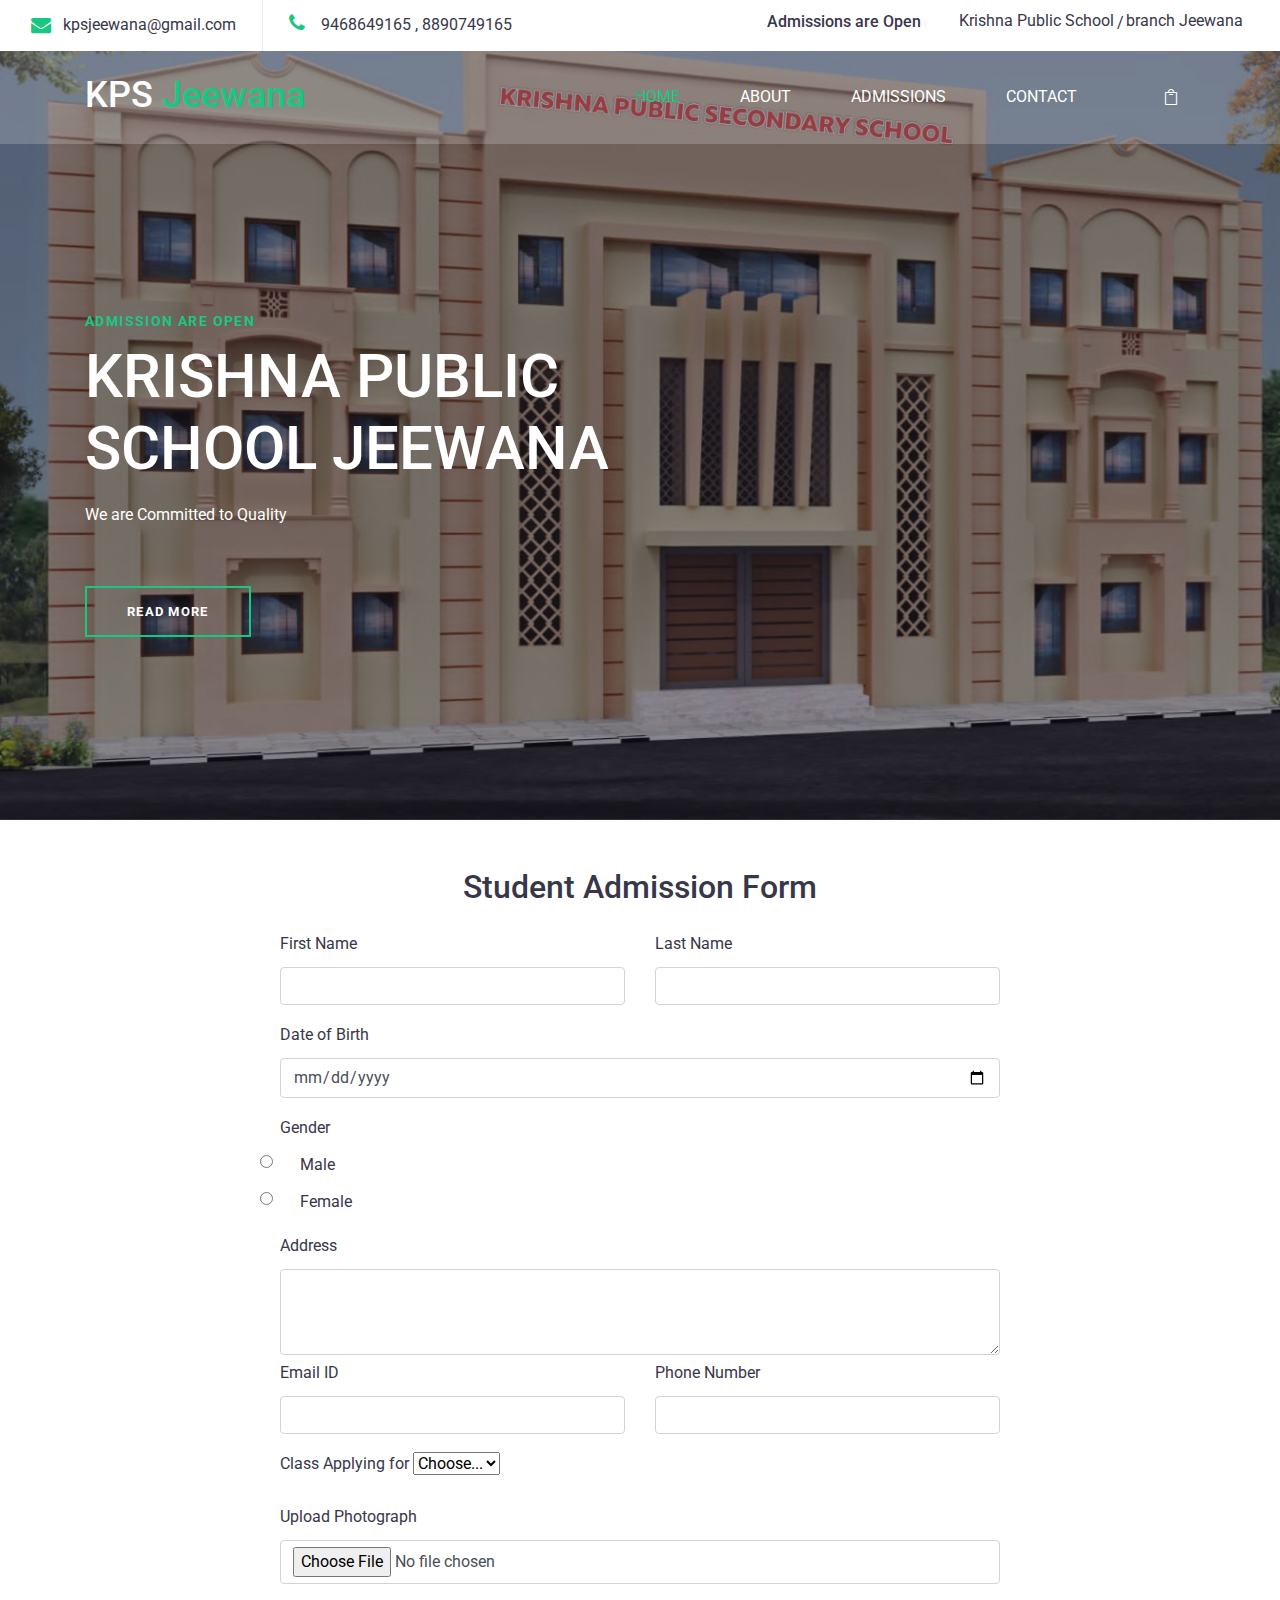
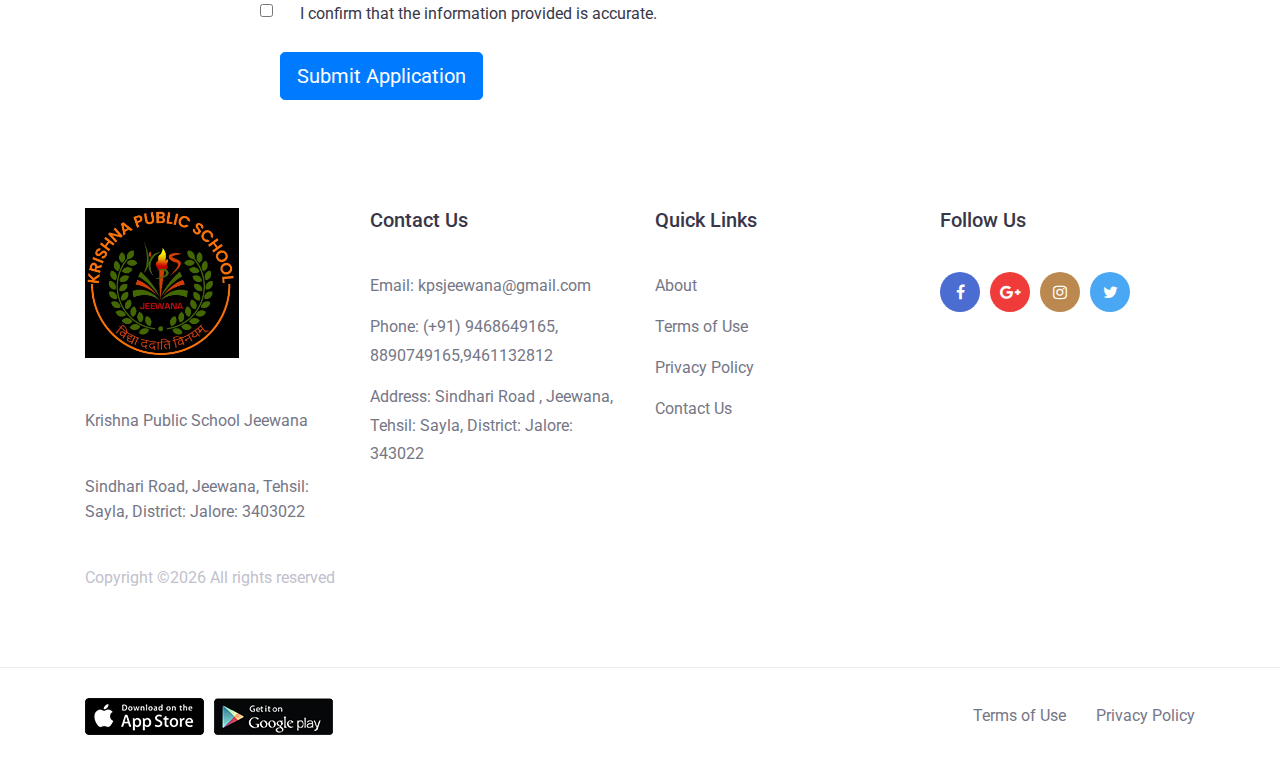
<file: admissions.html>
<!DOCTYPE html>
<html lang="en">
<head>
    <title>Admissions</title>

    <!-- Required meta tags -->
    <meta charset="utf-8">
    <meta name="viewport" content="width=device-width, initial-scale=1, shrink-to-fit=no">

    <!-- Bootstrap CSS -->
    <link rel="stylesheet" href="css/bootstrap.min.css">

    <!-- FontAwesome CSS -->
    <link rel="stylesheet" href="css/font-awesome.min.css">

    <!-- ElegantFonts CSS -->
    <link rel="stylesheet" href="css/elegant-fonts.css">

    <!-- themify-icons CSS -->
    <link rel="stylesheet" href="css/themify-icons.css">

    <!-- Swiper CSS -->
    <link rel="stylesheet" href="css/swiper.min.css">

    <!-- Styles -->
    <link rel="stylesheet" href="style.css">
</head>
<body class="courses-page">
    <div class="hero-content">
        <header class="site-header">
            <div class="top-header-bar">
                <div class="container-fluid">
                    <div class="row">
                        <div class="col-12 col-lg-6 d-none d-md-flex flex-wrap justify-content-center justify-content-lg-start mb-3 mb-lg-0">
                            <div class="header-bar-email d-flex align-items-center">
                              <i class="fa fa-envelope"></i><a href="#">kpsjeewana@gmail.com</a>
                            </div><!-- .header-bar-email -->

                            <div class="header-bar-text lg-flex align-items-center">
                                <p><i class="fa fa-phone"></i> 9468649165 , 8890749165</p>
                            </div><!-- .header-bar-text -->
                        </div><!-- .col -->

                        <div class="col-12 col-lg-6 d-flex flex-wrap justify-content-center justify-content-lg-end align-items-center">
                             <div class="header-bar-search"> 
                                <!-- <form class="flex align-items-stretch">
                                    <input type="search" placeholder="What would you like to learn?">
                                    <button type="submit" value="" class="flex justify-content-center align-items-center"><i class="fa fa-search"></i></button>
                                </form> -->
                                <h6>
                                    Admissions are Open
                                </h6>
                            </div>  

                            <div class="header-bar-menu">
                                <ul class="flex justify-content-center align-items-center py-2 pt-md-0">
                                    <li><a href="#"> Krishna Public School </a></li>
                                    <li><a href="#"> branch Jeewana</a></li>
                                </ul>
                            </div><!-- .header-bar-menu -->
                        </div><!-- .col -->
                    </div><!-- .row -->
                </div><!-- .container-fluid -->
            </div><!-- .top-header-bar -->

            <div class="nav-bar">
                <div class="container">
                    <div class="row">
                        <div class="col-9 col-lg-3">
                            <div class="site-branding">
                                <h1 class="site-title"><a href="index.html" rel="home">KPS<span> Jeewana</span></a></h1>
                            </div><!-- .site-branding -->
                        </div><!-- .col -->

                        <div class="col-3 col-lg-9 flex justify-content-end align-content-center">
                            <nav class="site-navigation flex justify-content-end align-items-center">
                                <ul class="flex flex-column flex-lg-row justify-content-lg-end align-content-center">
                                    <li class="current-menu-item"><a href="index.html">Home</a></li>
                                    <li><a href="./about.html">About </a></li>
                                    <li><a href="./admissions.html">Admissions</a></li>
                                    <!-- <li><a href="#">blog</a></li> -->
                                    <li><a href="./contact.html">Contact</a></li>
                                </ul>

                                <div class="hamburger-menu d-lg-none">
                                    <span></span>
                                    <span></span>
                                    <span></span>
                                    <span></span>
                                </div><!-- .hamburger-menu -->

                                <div class="header-bar-cart">
                                    <a href="#" class="flex justify-content-center align-items-center"><span aria-hidden="true" class="icon_bag_alt"></span></a>
                                </div><!-- .header-bar-search -->
                            </nav><!-- .site-navigation -->
                        </div><!-- .col -->
                    </div><!-- .row -->
                </div><!-- .container -->
            </div><!-- .nav-bar -->
        </header><!-- .site-header -->

       <div class="hero-content-overlay">
            <div class="container">
                <div class="row">
                    <div class="col-12">
                        <div class="hero-content-wrap flex flex-column justify-content-center align-items-start">
                            <header class="entry-header">
                                <h4>Admission are Open</h4>
                                <h1> Krishna Public <br/>School Jeewana</h1>
                            </header><!-- .entry-header -->

                            <div class="entry-content">
                                <p>We are Committed to Quality</p>
                            </div><!-- .entry-content -->

                            <footer class="entry-footer read-more">
                                <a href="./about.html">read more</a>
                            </footer><!-- .entry-footer -->
                        </div><!-- .hero-content-wrap -->
                    </div><!-- .col -->
                </div><!-- .row -->
            </div><!-- .container -->
        </div><!-- .hero-content-hero-content-overlay -->
    </div><!-- .hero-content -->

<!-- 
    
-->
<div class="container my-5">
    <div class="form-container mx-auto" style="max-width: 720px;">
      <h2 class="text-center mb-4">Student Admission Form</h2>
      <form>
        <div class="row g-3">
          <div class="col-md-6">
            <label for="firstName" class="form-label">First Name</label>
            <input type="text" class="form-control" id="firstName" required />
          </div>
          <div class="col-md-6">
            <label for="lastName" class="form-label">Last Name</label>
            <input type="text" class="form-control" id="lastName" required />
          </div>
        </div>

        <div class="mt-3">
          <label for="dob" class="form-label">Date of Birth</label>
          <input type="date" class="form-control" id="dob" required />
        </div>

      <div class="mt-3">
  <label class="form-label d-block">Gender</label>
  <div class="form-check">
    <input class="form-check-input" type="radio" name="gender" id="male" value="Male" required>
    <label class="form-check-label" for="male">Male</label>
  </div>
  <div class="form-check">
    <input class="form-check-input" type="radio" name="gender" id="female" value="Female">
    <label class="form-check-label" for="female">Female</label>
  </div>
</div>


        <div class="mt-3">
          <label for="address" class="form-label">Address</label>
          <textarea class="form-control" id="address" rows="3" required></textarea>
        </div>

        <div class="row g-3 mt-1">
          <div class="col-md-6">
            <label for="email" class="form-label">Email ID</label>
            <input type="email" class="form-control" id="email" required />
          </div>
          <div class="col-md-6">
            <label for="phone" class="form-label">Phone Number</label>
            <input type="tel" class="form-control" id="phone" required />
          </div>
        </div>

        <div class="mt-3">
          <label for="course" class="form-label">Class Applying for</label>
          <select class="form-select" id="course" required>
            <option selected disabled value="">Choose...</option>
            <option>1st</option>
            <option>2nd</option>
            <option>3rd</option>
            <option>4th</option>
            <option>5th</option>
          </select>
        </div>

        <div class="mt-3">
          <label for="photo" class="form-label">Upload Photograph</label>
          <input class="form-control" type="file" id="photo" required />
        </div>

        <div class="form-check mt-3">
          <input class="form-check-input" type="checkbox" value="" id="agree" required />
          <label class="form-check-label" for="agree">
            I confirm that the information provided is accurate.
          </label>
        </div>

        <div class="d-grid mt-4">
          <button type="submit" class="btn btn-primary btn-lg">Submit Application</button>
        </div>
      </form>
    </div>
  </div>





    <footer class="site-footer">
        <div class="footer-widgets">
            <div class="container">
                <div class="row">
                    <div class="col-12 col-md-6 col-lg-3">
                        <div class="foot-about">
                            <a class="foot-logo" href="#"><img src="./images/school/logo1.jpeg" alt="" style=" height: 150px;" ></a>
                        <div>

                          <p>Krishna Public School Jeewana</p>
                     <p>Sindhari Road, Jeewana,  Tehsil: Sayla, District: Jalore: 3403022 </p>
                 
                     </div>

                            <p class="footer-copyright"><!-- Link back to Colorlib can't be removed. Template is licensed under CC BY 3.0. -->
Copyright &copy;<script>document.write(new Date().getFullYear());</script> All rights reserved </a>
<!-- Link back to Colorlib can't be removed. Template is licensed under CC BY 3.0. --></p>
                        </div><!-- .foot-about -->
                    </div><!-- .col -->

                    <div class="col-12 col-md-6 col-lg-3 mt-5 mt-md-0">
                        <div class="foot-contact">
                            <h2>Contact Us</h2>

                            <ul>
                                <li>Email: kpsjeewana@gmail.com</li>
                                <li>Phone: (+91) 9468649165, 8890749165,9461132812 </li>
                                <li> Address: Sindhari Road , Jeewana,  Tehsil: Sayla, District: Jalore: 343022 </li>
                            </ul>
                        </div><!-- .foot-contact -->
                    </div><!-- .col -->

                    <div class="col-12 col-md-6 col-lg-3 mt-5 mt-lg-0">
                        <div class="quick-links flex flex-wrap">
                            <h2 class="w-100">Quick Links</h2>

                            <ul class="w-50">
                                <li><a href="/about.html">About </a></li>
                                <li><a href="#">Terms of Use </a></li>
                                <li><a href="#">Privacy Policy </a></li>
                                <li><a href="/contact.html">Contact Us</a></li>
                            </ul>

                        
                        </div><!-- .quick-links -->
                    </div><!-- .col -->

                    <div class="col-12 col-md-6 col-lg-3 mt-5 mt-lg-0">
                        <div class="follow-us">
                            <h2>Follow Us</h2>

                            <ul class="follow-us flex flex-wrap align-items-center">
                                <li><a href="#"><i class="fa fa-facebook"></i></a></li>
                                <li><a href="#"><i class="fa fa-google-plus"></i></a></li>
                                <li><a href="#"><i class="fa fa-instagram"></i></a></li>
                                <li><a href="#"><i class="fa fa-twitter"></i></a></li>
                            </ul>
                        </div><!-- .quick-links -->
                    </div><!-- .col -->
                </div><!-- .row -->
            </div><!-- .container -->
        </div><!-- .footer-widgets -->

        <div class="footer-bar">
            <div class="container">
                <div class="row flex-wrap justify-content-center justify-content-lg-between align-items-center">
                    <div class="col-12 col-lg-6">
                        <div class="download-apps flex flex-wrap justify-content-center justify-content-lg-start align-items-center">
                            <a href="#"><img src="images/app-store.png" alt=""></a>
                            <a href="#"><img src="images/play-store.png" alt=""></a>
                        </div><!-- .download-apps -->

                    </div>

                    <div class="col-12 col-lg-6 mt-4 mt-lg-0">
                        <div class="footer-bar-nav">
                            <ul class="flex flex-wrap justify-content-center justify-content-lg-end align-items-center">
                             
                                <li><a href="#">Terms of Use</a></li>
                                <li><a href="#">Privacy Policy</a></li>
                            </ul>
                        </div><!-- .footer-bar-nav -->
                    </div><!-- .col-12 -->
                </div><!-- .row -->
            </div><!-- .container -->
        </div><!-- .footer-bar -->
    </footer><!-- .site-footer -->

    <script type='text/javascript' src='js/jquery.js'></script>
    <script type='text/javascript' src='js/swiper.min.js'></script>
    <script type='text/javascript' src='js/masonry.pkgd.min.js'></script>
    <script type='text/javascript' src='js/jquery.collapsible.min.js'></script>
    <script type='text/javascript' src='js/custom.js'></script>

</body>
</html>
</file>
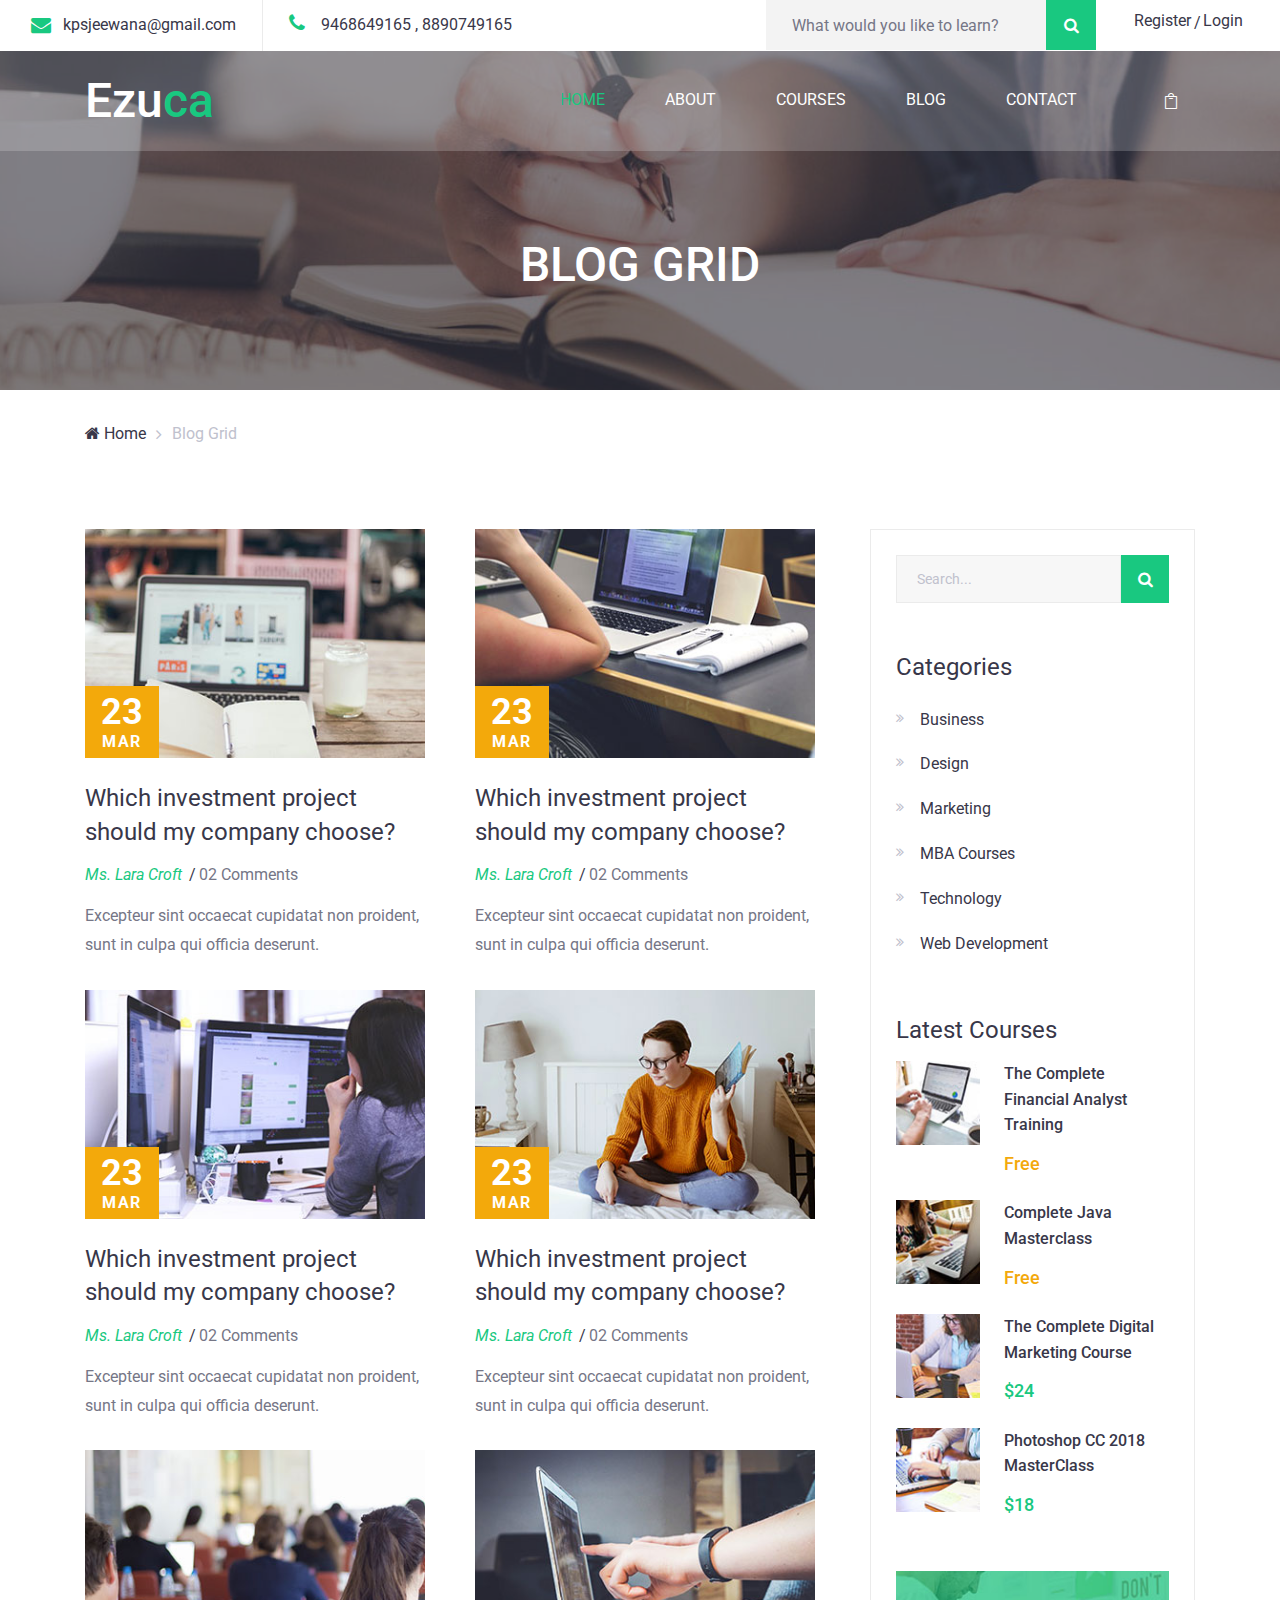
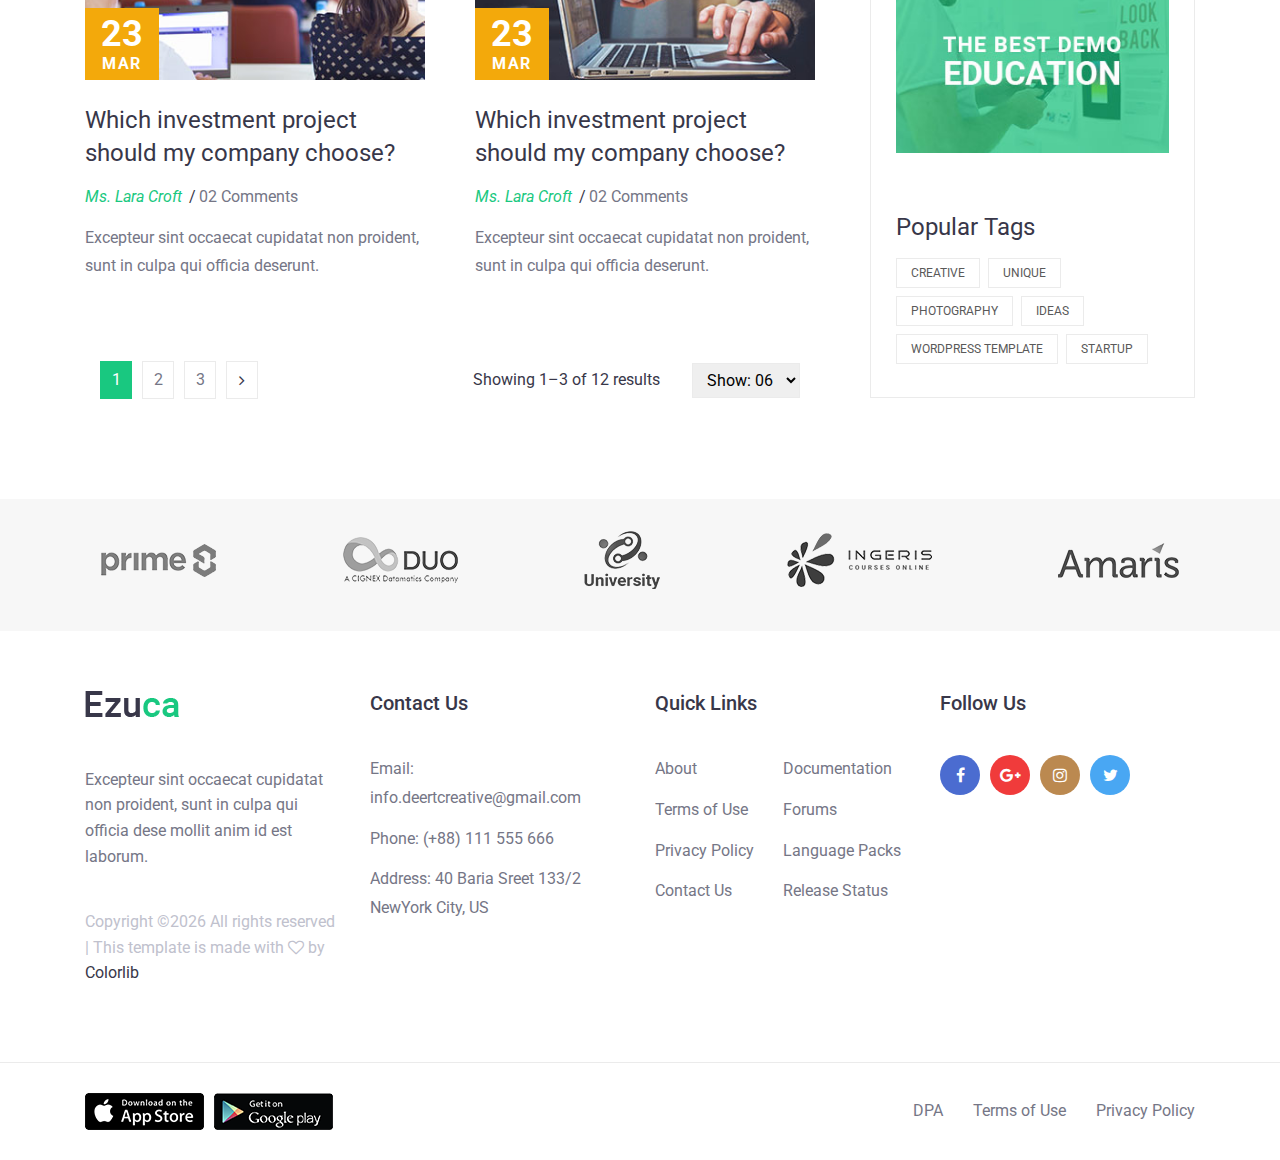
<file: blog.html>
<!DOCTYPE html>
<html lang="en">
<head>
    <title>Hello World</title>

    <!-- Required meta tags -->
    <meta charset="utf-8">
    <meta name="viewport" content="width=device-width, initial-scale=1, shrink-to-fit=no">

    <!-- Bootstrap CSS -->
    <link rel="stylesheet" href="css/bootstrap.min.css">

    <!-- FontAwesome CSS -->
    <link rel="stylesheet" href="css/font-awesome.min.css">

    <!-- ElegantFonts CSS -->
    <link rel="stylesheet" href="css/elegant-fonts.css">

    <!-- themify-icons CSS -->
    <link rel="stylesheet" href="css/themify-icons.css">

    <!-- Swiper CSS -->
    <link rel="stylesheet" href="css/swiper.min.css">

    <!-- Styles -->
    <link rel="stylesheet" href="style.css">
</head>
<body class="blog-page">
    <div class="page-header">
        <header class="site-header">
            <div class="top-header-bar">
                <div class="container-fluid">
                    <div class="row">
                        <div class="col-12 col-lg-6 d-none d-md-flex flex-wrap justify-content-center justify-content-lg-start mb-3 mb-lg-0">
                            <div class="header-bar-email d-flex align-items-center">
                          <i class="fa fa-envelope"></i><a href="#">kpsjeewana@gmail.com</a>
                            </div><!-- .header-bar-email -->

                            <div class="header-bar-text lg-flex align-items-center">
                                 <p><i class="fa fa-phone"></i> 9468649165 , 8890749165</p>
                            </div><!-- .header-bar-text -->
                        </div><!-- .col -->

                        <div class="col-12 col-lg-6 d-flex flex-wrap justify-content-center justify-content-lg-end align-items-center">
                            <div class="header-bar-search">
                                <form class="flex align-items-stretch">
                                    <input type="search" placeholder="What would you like to learn?">
                                    <button type="submit" value="" class="flex justify-content-center align-items-center"><i class="fa fa-search"></i></button>
                                </form>
                            </div><!-- .header-bar-search -->

                            <div class="header-bar-menu">
                                <ul class="flex justify-content-center align-items-center py-2 pt-md-0">
                                    <li><a href="#">Register</a></li>
                                    <li><a href="#">Login</a></li>
                                </ul>
                            </div><!-- .header-bar-menu -->
                        </div><!-- .col -->
                    </div><!-- .row -->
                </div><!-- .container-fluid -->
            </div><!-- .top-header-bar -->

            <div class="nav-bar">
                <div class="container">
                    <div class="row">
                        <div class="col-9 col-lg-3">
                            <div class="site-branding">
                                <h1 class="site-title"><a href="index.html" rel="home">Ezu<span>ca</span></a></h1>
                            </div><!-- .site-branding -->
                        </div><!-- .col -->

                        <div class="col-3 col-lg-9 flex justify-content-end align-content-center">
                            <nav class="site-navigation flex justify-content-end align-items-center">
                                <ul class="flex flex-column flex-lg-row justify-content-lg-end align-content-center">
                                    <li class="current-menu-item"><a href="index.html">Home</a></li>
                                    <li><a href="#">About</a></li>
                                    <li><a href="#">Courses</a></li>
                                    <li><a href="#">blog</a></li>
                                    <li><a href="#">Contact</a></li>
                                </ul>

                                <div class="hamburger-menu d-lg-none">
                                    <span></span>
                                    <span></span>
                                    <span></span>
                                    <span></span>
                                </div><!-- .hamburger-menu -->

                                <div class="header-bar-cart">
                                    <a href="#" class="flex justify-content-center align-items-center"><span aria-hidden="true" class="icon_bag_alt"></span></a>
                                </div><!-- .header-bar-search -->
                            </nav><!-- .site-navigation -->
                        </div><!-- .col -->
                    </div><!-- .row -->
                </div><!-- .container -->
            </div><!-- .nav-bar -->
        </header><!-- .site-header -->

        <div class="page-header-overlay">
            <div class="container">
                <div class="row">
                    <div class="col-12">
                        <header class="entry-header">
                            <h1>BLOG GRID</h1>
                        </header><!-- .entry-header -->
                    </div><!-- .col -->
                </div><!-- .row -->
            </div><!-- .container -->
        </div><!-- .page-header-overlay -->
    </div><!-- .page-header -->

    <div class="container">
        <div class="row">
            <div class="col-12">
                <div class="breadcrumbs">
                    <ul class="flex flex-wrap align-items-center p-0 m-0">
                        <li><a href="#"><i class="fa fa-home"></i> Home</a></li>
                        <li>Blog Grid</li>
                    </ul>
                </div><!-- .breadcrumbs -->
            </div><!-- .col -->
        </div><!-- .row -->

        <div class="row">
            <div class="col-12 col-lg-8">
                <div class="blog-posts">
                    <div class="row mx-m-25">
                        <div class="col-12 col-md-6 px-25">
                            <div class="blog-post-content">
                                <figure class="blog-post-thumbnail position-relative m-0">
                                    <a href="#"><img src="images/b-1.jpg" alt=""></a>

                                    <div class="posted-date position-absolute">
                                        <div class="day">23</div>
                                        <div class="month">mar</div>
                                    </div>
                                </figure><!-- .blog-post-thumbnail -->

                                <div class="blog-post-content-wrap">
                                    <header class="entry-header">
                                        <h2 class="entry-title"><a href="#">Which investment project should my company choose?</a></h2>

                                        <div class="entry-meta flex align-items-center">
                                            <div class="post-author"><a href="#">Ms. Lara Croft </a></div>

                                            <div class="post-comments"><a href="#">02 Comments</a></div>
                                        </div><!-- .entry-meta -->
                                    </header><!-- .entry-header -->

                                    <div class="entry-content">
                                        <p>Excepteur sint occaecat cupidatat non proident, sunt in culpa qui officia deserunt.</p>
                                    </div><!-- .entry-content -->
                                </div><!-- .blog-post-content-wrap -->
                            </div><!-- .blog-post-content -->
                        </div><!-- .col -->

                        <div class="col-12 col-md-6 px-25">
                            <div class="blog-post-content">
                                <figure class="blog-post-thumbnail position-relative m-0">
                                    <a href="#"><img src="images/b-2.jpg" alt=""></a>

                                    <div class="posted-date position-absolute">
                                        <div class="day">23</div>
                                        <div class="month">mar</div>
                                    </div>
                                </figure><!-- .blog-post-thumbnail -->

                                <div class="blog-post-content-wrap">
                                    <header class="entry-header">
                                        <h2 class="entry-title"><a href="#">Which investment project should my company choose?</a></h2>

                                        <div class="entry-meta flex align-items-center">
                                            <div class="post-author"><a href="#">Ms. Lara Croft </a></div>

                                            <div class="post-comments"><a href="#">02 Comments</a></div>
                                        </div><!-- .entry-meta -->
                                    </header><!-- .entry-header -->

                                    <div class="entry-content">
                                        <p>Excepteur sint occaecat cupidatat non proident, sunt in culpa qui officia deserunt.</p>
                                    </div><!-- .entry-content -->
                                </div><!-- .blog-post-content-wrap -->
                            </div><!-- .blog-post-content -->
                        </div><!-- .col -->

                        <div class="col-12 col-md-6 px-25">
                            <div class="blog-post-content">
                                <figure class="blog-post-thumbnail position-relative m-0">
                                    <a href="#"><img src="images/b-3.jpg" alt=""></a>

                                    <div class="posted-date position-absolute">
                                        <div class="day">23</div>
                                        <div class="month">mar</div>
                                    </div>
                                </figure><!-- .blog-post-thumbnail -->

                                <div class="blog-post-content-wrap">
                                    <header class="entry-header">
                                        <h2 class="entry-title"><a href="#">Which investment project should my company choose?</a></h2>

                                        <div class="entry-meta flex align-items-center">
                                            <div class="post-author"><a href="#">Ms. Lara Croft </a></div>

                                            <div class="post-comments"><a href="#">02 Comments</a></div>
                                        </div><!-- .entry-meta -->
                                    </header><!-- .entry-header -->

                                    <div class="entry-content">
                                        <p>Excepteur sint occaecat cupidatat non proident, sunt in culpa qui officia deserunt.</p>
                                    </div><!-- .entry-content -->
                                </div><!-- .blog-post-content-wrap -->
                            </div><!-- .blog-post-content -->
                        </div><!-- .col -->

                        <div class="col-12 col-md-6 px-25">
                            <div class="blog-post-content">
                                <figure class="blog-post-thumbnail position-relative m-0">
                                    <a href="#"><img src="images/b-4.jpg" alt=""></a>

                                    <div class="posted-date position-absolute">
                                        <div class="day">23</div>
                                        <div class="month">mar</div>
                                    </div>
                                </figure><!-- .blog-post-thumbnail -->

                                <div class="blog-post-content-wrap">
                                    <header class="entry-header">
                                        <h2 class="entry-title"><a href="#">Which investment project should my company choose?</a></h2>

                                        <div class="entry-meta flex align-items-center">
                                            <div class="post-author"><a href="#">Ms. Lara Croft </a></div>

                                            <div class="post-comments"><a href="#">02 Comments</a></div>
                                        </div><!-- .entry-meta -->
                                    </header><!-- .entry-header -->

                                    <div class="entry-content">
                                        <p>Excepteur sint occaecat cupidatat non proident, sunt in culpa qui officia deserunt.</p>
                                    </div><!-- .entry-content -->
                                </div><!-- .blog-post-content-wrap -->
                            </div><!-- .blog-post-content -->
                        </div><!-- .col -->

                        <div class="col-12 col-md-6 px-25">
                            <div class="blog-post-content">
                                <figure class="blog-post-thumbnail position-relative m-0">
                                    <a href="#"><img src="images/b-5.jpg" alt=""></a>

                                    <div class="posted-date position-absolute">
                                        <div class="day">23</div>
                                        <div class="month">mar</div>
                                    </div>
                                </figure><!-- .blog-post-thumbnail -->

                                <div class="blog-post-content-wrap">
                                    <header class="entry-header">
                                        <h2 class="entry-title"><a href="#">Which investment project should my company choose?</a></h2>

                                        <div class="entry-meta flex align-items-center">
                                            <div class="post-author"><a href="#">Ms. Lara Croft </a></div>

                                            <div class="post-comments"><a href="#">02 Comments</a></div>
                                        </div><!-- .entry-meta -->
                                    </header><!-- .entry-header -->

                                    <div class="entry-content">
                                        <p>Excepteur sint occaecat cupidatat non proident, sunt in culpa qui officia deserunt.</p>
                                    </div><!-- .entry-content -->
                                </div><!-- .blog-post-content-wrap -->
                            </div><!-- .blog-post-content -->
                        </div><!-- .col -->

                        <div class="col-12 col-md-6 px-25">
                            <div class="blog-post-content">
                                <figure class="blog-post-thumbnail position-relative m-0">
                                    <a href="#"><img src="images/b-6.jpg" alt=""></a>

                                    <div class="posted-date position-absolute">
                                        <div class="day">23</div>
                                        <div class="month">mar</div>
                                    </div>
                                </figure><!-- .blog-post-thumbnail -->

                                <div class="blog-post-content-wrap">
                                    <header class="entry-header">
                                        <h2 class="entry-title"><a href="#">Which investment project should my company choose?</a></h2>

                                        <div class="entry-meta flex align-items-center">
                                            <div class="post-author"><a href="#">Ms. Lara Croft </a></div>

                                            <div class="post-comments"><a href="#">02 Comments</a></div>
                                        </div><!-- .entry-meta -->
                                    </header><!-- .entry-header -->

                                    <div class="entry-content">
                                        <p>Excepteur sint occaecat cupidatat non proident, sunt in culpa qui officia deserunt.</p>
                                    </div><!-- .entry-content -->
                                </div><!-- .blog-post-content-wrap -->
                            </div><!-- .blog-post-content -->
                        </div><!-- .col -->
                    </div><!-- .blog-posts -->
                </div><!-- .col -->

                <div class="pagination flex flex-wrap justify-content-between align-items-center">
                    <div class="col-12 col-lg-4 order-2 order-lg-1 mt-3 mt-lg-0">
                        <ul class="flex flex-wrap align-items-center order-2 order-lg-1 p-0 m-0">
                            <li class="active"><a href="#">1</a></li>
                            <li><a href="#">2</a></li>
                            <li><a href="#">3</a></li>
                            <li><a href="#"><i class="fa fa-angle-right"></i></a></li>
                        </ul>
                    </div>

                    <div class="col-12 flex justify-content-start justify-content-lg-end col-lg-8 order-1 order-lg-2">
                        <div class="pagination-results flex flex-wrap align-items-center">
                            <p class="m-0">Showing 1–3 of 12 results</p>

                            <form>
                                <select>
                                    <option>Show: 06</option>
                                    <option>Show: 12</option>
                                    <option>Show: 18</option>
                                    <option>Show: 24</option>
                                </select>
                            </form>
                        </div><!-- .pagination-results -->
                    </div>
                </div><!-- .pagination -->
            </div><!-- .col -->

            <div class="col-12 col-lg-4">
                <div class="sidebar">
                    <div class="search-widget">
                        <form class="flex flex-wrap align-items-center">
                            <input type="search" placeholder="Search...">
                            <button type="submit" class="flex justify-content-center align-items-center"><i class="fa fa-search"></i></button>
                        </form><!-- .flex -->
                    </div><!-- .search-widget -->

                    <div class="cat-links">
                        <h2>Categories</h2>

                        <ul class="p-0 m-0">
                            <li><a href="#">Business</a></li>
                            <li><a href="#">Design</a></li>
                            <li><a href="#">Marketing</a></li>
                            <li><a href="#">MBA Courses</a></li>
                            <li><a href="#">Technology</a></li>
                            <li><a href="#">Web Development</a></li>
                        </ul>
                    </div><!-- .cat-links -->

                    <div class="latest-courses">
                        <h2>Latest Courses</h2>

                        <ul class="p-0 m-0">
                            <li class="flex flex-wrap justify-content-between align-items-start">
                                <img src="images/t-1.jpg" alt="">

                                <div class="content-wrap">
                                    <h3><a href="#">The Complete Financial Analyst Training</a></h3>

                                    <div class="course-cost free-cost">Free</div>
                                </div><!-- .content-wrap -->
                            </li>

                            <li class="flex flex-wrap justify-content-between align-items-start">
                                <img src="images/t-2.jpg" alt="">

                                <div class="content-wrap">
                                    <h3><a href="#">Complete Java
                                        Masterclass</a></h3>

                                    <div class="course-cost free-cost">Free</div>
                                </div><!-- .content-wrap -->
                            </li>

                            <li class="flex flex-wrap justify-content-between align-items-start">
                                <img src="images/t-3.jpg" alt="">

                                <div class="content-wrap">
                                    <h3><a href="#">The Complete Digital Marketing Course</a></h3>

                                    <div class="course-cost">$24</div>
                                </div><!-- .content-wrap -->
                            </li>

                            <li class="flex flex-wrap justify-content-between align-items-start">
                                <img src="images/t-4.jpg" alt="">

                                <div class="content-wrap">
                                    <h3><a href="#">Photoshop CC 2018
                                        MasterClass</a></h3>

                                    <div class="course-cost">$18</div>
                                </div><!-- .content-wrap -->
                            </li>
                        </ul>
                    </div><!-- .latest-courses -->

                    <div class="ads">
                        <img src="images/ads.jpg" alt="">
                    </div><!-- .ads -->

                    <div class="popular-tags">
                        <h2>Popular Tags</h2>

                        <ul class="flex flex-wrap align-items-center p-0 m-0">
                            <li><a href="#">Creative</a></li>
                            <li><a href="#">Unique</a></li>
                            <li><a href="#">Photography</a></li>
                            <li><a href="#">ideas</a></li>
                            <li><a href="#">Wordpress Template</a></li>
                            <li><a href="#">startup</a></li>
                        </ul>
                    </div><!-- .popular-tags -->
                </div><!-- .sidebar -->
            </div><!-- .col -->
        </div><!-- .row -->
    </div><!-- .container -->

    <div class="clients-logo">
        <div class="container">
            <div class="row">
                <div class="col-12 flex flex-wrap justify-content-center justify-content-lg-between align-items-center">
                    <div class="logo-wrap">
                        <img src="images/logo-1.png" alt="">
                    </div><!-- .logo-wrap -->

                    <div class="logo-wrap">
                        <img src="images/logo-2.png" alt="">
                    </div><!-- .logo-wrap -->

                    <div class="logo-wrap">
                        <img src="images/logo-3.png" alt="">
                    </div><!-- .logo-wrap -->

                    <div class="logo-wrap">
                        <img src="images/logo-4.png" alt="">
                    </div><!-- .logo-wrap -->

                    <div class="logo-wrap">
                        <img src="images/logo-5.png" alt="">
                    </div><!-- .logo-wrap -->
                </div><!-- .col -->
            </div><!-- .row -->
        </div><!-- .container -->
    </div><!-- .clients-logo -->

    <footer class="site-footer">
        <div class="footer-widgets">
            <div class="container">
                <div class="row">
                    <div class="col-12 col-md-6 col-lg-3">
                        <div class="foot-about">
                            <a class="foot-logo" href="#"><img src="images/foot-logo.png" alt=""></a>

                            <p>Excepteur sint occaecat cupidatat non proident, sunt in culpa qui officia dese mollit anim id est laborum. </p>

                            <p class="footer-copyright"><!-- Link back to Colorlib can't be removed. Template is licensed under CC BY 3.0. -->
Copyright &copy;<script>document.write(new Date().getFullYear());</script> All rights reserved | This template is made with <i class="fa fa-heart-o" aria-hidden="true"></i> by <a href="https://colorlib.com" target="_blank">Colorlib</a>
<!-- Link back to Colorlib can't be removed. Template is licensed under CC BY 3.0. --></p>
                        </div><!-- .foot-about -->
                    </div><!-- .col -->

                    <div class="col-12 col-md-6 col-lg-3 mt-5 mt-md-0">
                        <div class="foot-contact">
                            <h2>Contact Us</h2>

                            <ul>
                                <li>Email: info.deertcreative@gmail.com</li>
                                <li>Phone: (+88) 111 555 666</li>
                                <li>Address: 40 Baria Sreet 133/2 NewYork City, US</li>
                            </ul>
                        </div><!-- .foot-contact -->
                    </div><!-- .col -->

                    <div class="col-12 col-md-6 col-lg-3 mt-5 mt-lg-0">
                        <div class="quick-links flex flex-wrap">
                            <h2 class="w-100">Quick Links</h2>

                            <ul class="w-50">
                                <li><a href="#">About </a></li>
                                <li><a href="#">Terms of Use </a></li>
                                <li><a href="#">Privacy Policy </a></li>
                                <li><a href="#">Contact Us</a></li>
                            </ul>

                            <ul class="w-50">
                                <li><a href="#">Documentation</a></li>
                                <li><a href="#">Forums</a></li>
                                <li><a href="#">Language Packs</a></li>
                                <li><a href="#">Release Status</a></li>
                            </ul>
                        </div><!-- .quick-links -->
                    </div><!-- .col -->

                    <div class="col-12 col-md-6 col-lg-3 mt-5 mt-lg-0">
                        <div class="follow-us">
                            <h2>Follow Us</h2>

                            <ul class="follow-us flex flex-wrap align-items-center">
                                <li><a href="#"><i class="fa fa-facebook"></i></a></li>
                                <li><a href="#"><i class="fa fa-google-plus"></i></a></li>
                                <li><a href="#"><i class="fa fa-instagram"></i></a></li>
                                <li><a href="#"><i class="fa fa-twitter"></i></a></li>
                            </ul>
                        </div><!-- .quick-links -->
                    </div><!-- .col -->
                </div><!-- .row -->
            </div><!-- .container -->
        </div><!-- .footer-widgets -->

        <div class="footer-bar">
            <div class="container">
                <div class="row flex-wrap justify-content-center justify-content-lg-between align-items-center">
                    <div class="col-12 col-lg-6">
                        <div class="download-apps flex flex-wrap justify-content-center justify-content-lg-start align-items-center">
                            <a href="#"><img src="images/app-store.png" alt=""></a>
                            <a href="#"><img src="images/play-store.png" alt=""></a>
                        </div><!-- .download-apps -->

                    </div>

                    <div class="col-12 col-lg-6 mt-4 mt-lg-0">
                        <div class="footer-bar-nav">
                            <ul class="flex flex-wrap justify-content-center justify-content-lg-end align-items-center">
                                <li><a href="#">DPA</a></li>
                                <li><a href="#">Terms of Use</a></li>
                                <li><a href="#">Privacy Policy</a></li>
                            </ul>
                        </div><!-- .footer-bar-nav -->
                    </div><!-- .col-12 -->
                </div><!-- .row -->
            </div><!-- .container -->
        </div><!-- .footer-bar -->
    </footer><!-- .site-footer -->

    <script type='text/javascript' src='js/jquery.js'></script>
    <script type='text/javascript' src='js/swiper.min.js'></script>
    <script type='text/javascript' src='js/masonry.pkgd.min.js'></script>
    <script type='text/javascript' src='js/jquery.collapsible.min.js'></script>
    <script type='text/javascript' src='js/custom.js'></script>

</body>
</html>
</file>
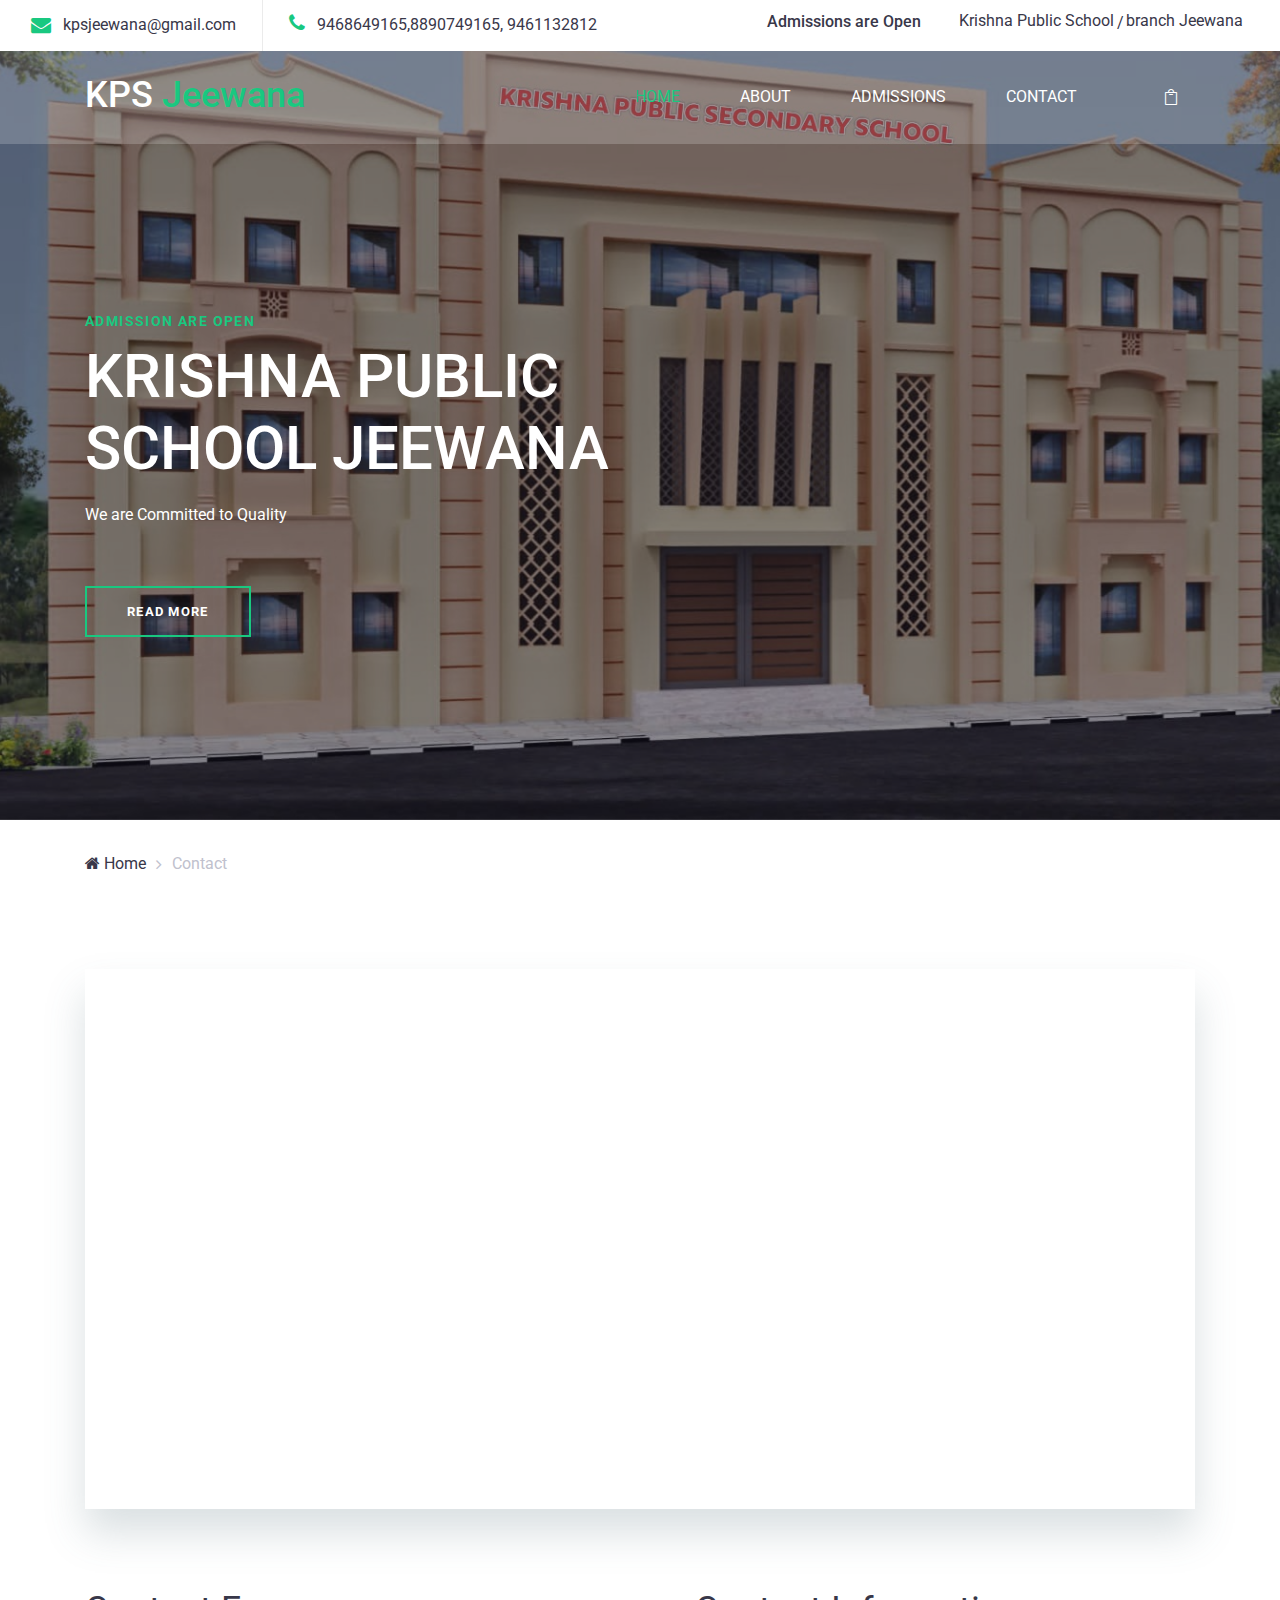
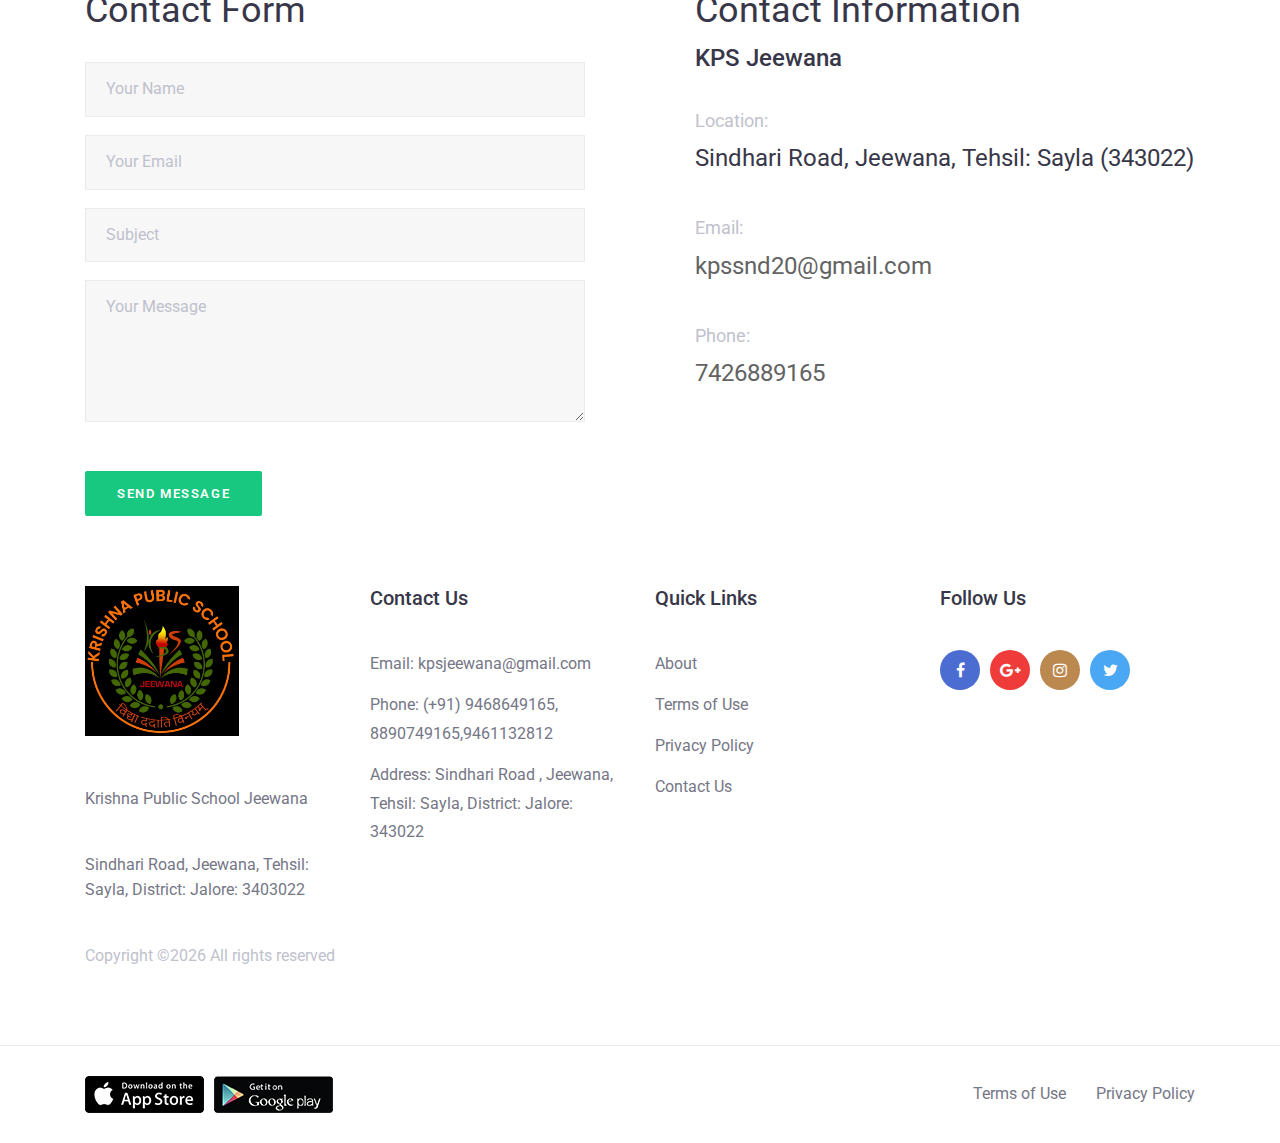
<file: contact.html>
<!DOCTYPE html>
<html lang="en">
<head>
    <title> KPS Jeewana/ Contact</title>

    <!-- Required meta tags -->
    <meta charset="utf-8">
    <meta name="viewport" content="width=device-width, initial-scale=1, shrink-to-fit=no">

    <!-- Bootstrap CSS -->
    <link rel="stylesheet" href="css/bootstrap.min.css">

    <!-- FontAwesome CSS -->
    <link rel="stylesheet" href="css/font-awesome.min.css">

    <!-- ElegantFonts CSS -->
    <link rel="stylesheet" href="css/elegant-fonts.css">

    <!-- themify-icons CSS -->
    <link rel="stylesheet" href="css/themify-icons.css">

    <!-- Swiper CSS -->
    <link rel="stylesheet" href="css/swiper.min.css">

    <!-- Styles -->
    <link rel="stylesheet" href="style.css">
</head>
<body class="contact-page">
     <div class="hero-content">
        <header class="site-header">
            <div class="top-header-bar">
                <div class="container-fluid">
                    <div class="row">
                        <div class="col-12 col-lg-6 d-none d-md-flex flex-wrap justify-content-center justify-content-lg-start mb-3 mb-lg-0">
                            <div class="header-bar-email d-flex align-items-center">
                 <i class="fa fa-envelope"></i><a href="#">kpsjeewana@gmail.com</a>
                            </div><!-- .header-bar-email -->

                            <div class="header-bar-text lg-flex align-items-center">
                                <p><i class="fa fa-phone"></i>9468649165,8890749165, 9461132812</p>
                            </div><!-- .header-bar-text -->
                        </div><!-- .col -->

                        <div class="col-12 col-lg-6 d-flex flex-wrap justify-content-center justify-content-lg-end align-items-center">
                             <div class="header-bar-search"> 
                                <!-- <form class="flex align-items-stretch">
                                    <input type="search" placeholder="What would you like to learn?">
                                    <button type="submit" value="" class="flex justify-content-center align-items-center"><i class="fa fa-search"></i></button>
                                </form> -->
                                <h6>
                                    Admissions are Open
                                </h6>
                            </div>  

                            <div class="header-bar-menu">
                                <ul class="flex justify-content-center align-items-center py-2 pt-md-0">
                                    <li><a href="#"> Krishna Public School </a></li>
                                    <li><a href="#"> branch Jeewana</a></li>
                                </ul>
                            </div><!-- .header-bar-menu -->
                        </div><!-- .col -->
                    </div><!-- .row -->
                </div><!-- .container-fluid -->
            </div><!-- .top-header-bar -->

            <div class="nav-bar">
                <div class="container">
                    <div class="row">
                        <div class="col-9 col-lg-3">
                            <div class="site-branding">
                                <h1 class="site-title"><a href="index.html" rel="home">KPS<span> Jeewana</span></a></h1>
                            </div><!-- .site-branding -->
                        </div><!-- .col -->

                        <div class="col-3 col-lg-9 flex justify-content-end align-content-center">
                            <nav class="site-navigation flex justify-content-end align-items-center">
                                <ul class="flex flex-column flex-lg-row justify-content-lg-end align-content-center">
                                    <li class="current-menu-item"><a href="index.html">Home</a></li>
                                    <li><a href="./about.html">About </a></li>
                                    <li><a href="./admissions.html">Admissions</a></li>
                                    <!-- <li><a href="#">blog</a></li> -->
                                    <li><a href="./contact.html">Contact</a></li>
                                </ul>

                                <div class="hamburger-menu d-lg-none">
                                    <span></span>
                                    <span></span>
                                    <span></span>
                                    <span></span>
                                </div><!-- .hamburger-menu -->

                                <div class="header-bar-cart">
                                    <a href="#" class="flex justify-content-center align-items-center"><span aria-hidden="true" class="icon_bag_alt"></span></a>
                                </div><!-- .header-bar-search -->
                            </nav><!-- .site-navigation -->
                        </div><!-- .col -->
                    </div><!-- .row -->
                </div><!-- .container -->
            </div><!-- .nav-bar -->
        </header><!-- .site-header -->

       <div class="hero-content-overlay">
            <div class="container">
                <div class="row">
                    <div class="col-12">
                        <div class="hero-content-wrap flex flex-column justify-content-center align-items-start">
                            <header class="entry-header">
                                <h4>Admission are Open</h4>
                                <h1> Krishna Public <br/>School Jeewana</h1>
                            </header><!-- .entry-header -->

                            <div class="entry-content">
                                <p>We are Committed to Quality</p>
                            </div><!-- .entry-content -->

                            <footer class="entry-footer read-more">
                                <a href="./about.html">read more</a>
                            </footer><!-- .entry-footer -->
                        </div><!-- .hero-content-wrap -->
                    </div><!-- .col -->
                </div><!-- .row -->
            </div><!-- .container -->
        </div><!-- .hero-content-hero-content-overlay -->
    </div><!-- .hero-content -->

    <div class="container">
        <div class="row">
            <div class="col-12">
                <div class="breadcrumbs">
                    <ul class="flex flex-wrap align-items-center p-0 m-0">
                        <li><a href="#"><i class="fa fa-home"></i> Home</a></li>
                        <li>Contact</li>
                    </ul>
                </div><!-- .breadcrumbs -->
            </div><!-- .col -->
        </div><!-- .row -->

        <div class="row justify-content-between">
            <div class="col-12">
                <div class="contact-gmap">
                    <iframe frameborder="0" scrolling="no" marginheight="0" marginwidth="0" src="https://www.google.com/maps/embed/v1/place?key=AIzaSyAyCkIjViJ_7vt5PMIHai_NjcdR64QYycw&q=Space+Needle,Seattle+WA" allowfullscreen></iframe>
                </div><!-- .contact-gmap -->
            </div><!-- .col -->

            <div class="col-12 col-lg-6">
                <div class="contact-form">
                    <h3>Contact Form</h3>

                    <form>
                        <input type="text" placeholder="Your Name">
                        <input type="email" placeholder="Your Email">
                        <input type="text" placeholder="Subject">
                        <textarea placeholder="Your Message" rows="4"></textarea>
                        <input type="submit" value="Send Message">
                    </form>
                </div><!-- .contact-form -->
            </div><!-- .col -->

            <div class="col-12 col-lg-6">
                <div class="contact-info">
                    <h3>Contact Information</h3>

                    <h4>KPS Jeewana </h4>

                    <ul class="p-0 m-0">
                        <li><span>Location:</span> Sindhari Road, Jeewana, Tehsil: Sayla (343022)</li>
                        <li><span>Email:</span><a href="#">kpssnd20@gmail.com</a></li>
                        <li><span>Phone:</span><a href="#">7426889165</a></li>
                    </ul>
                </div><!-- .contact-info -->
            </div><!-- .col -->
        </div><!-- .row -->
    </div><!-- .container -->



 <footer class="site-footer">
        <div class="footer-widgets">
            <div class="container">
                <div class="row">
                    <div class="col-12 col-md-6 col-lg-3">
                        <div class="foot-about">
                            <a class="foot-logo" href="#"><img src="./images/school/logo1.jpeg" alt="" style=" height: 150px;" ></a>
                        <div>

                          <p>Krishna Public School Jeewana</p>
                     <p>Sindhari Road, Jeewana,  Tehsil: Sayla, District: Jalore: 3403022 </p>
                 
                     </div>

                            <p class="footer-copyright"><!-- Link back to Colorlib can't be removed. Template is licensed under CC BY 3.0. -->
Copyright &copy;<script>document.write(new Date().getFullYear());</script> All rights reserved </a>
<!-- Link back to Colorlib can't be removed. Template is licensed under CC BY 3.0. --></p>
                        </div><!-- .foot-about -->
                    </div><!-- .col -->

                    <div class="col-12 col-md-6 col-lg-3 mt-5 mt-md-0">
                        <div class="foot-contact">
                            <h2>Contact Us</h2>

                            <ul>
                                    <li>Email: kpsjeewana@gmail.com</li>
                                <li>Phone: (+91) 9468649165, 8890749165,9461132812 </li>
                                <li> Address: Sindhari Road , Jeewana,  Tehsil: Sayla, District: Jalore: 343022 </li>
                            </ul>
                        </div><!-- .foot-contact -->
                    </div><!-- .col -->

                    <div class="col-12 col-md-6 col-lg-3 mt-5 mt-lg-0">
                        <div class="quick-links flex flex-wrap">
                            <h2 class="w-100">Quick Links</h2>

                            <ul class="w-50">
                                <li><a href="/about.html">About </a></li>
                                <li><a href="#">Terms of Use </a></li>
                                <li><a href="#">Privacy Policy </a></li>
                                <li><a href="/contact.html">Contact Us</a></li>
                            </ul>

                        
                        </div><!-- .quick-links -->
                    </div><!-- .col -->

                    <div class="col-12 col-md-6 col-lg-3 mt-5 mt-lg-0">
                        <div class="follow-us">
                            <h2>Follow Us</h2>

                            <ul class="follow-us flex flex-wrap align-items-center">
                                <li><a href="#"><i class="fa fa-facebook"></i></a></li>
                                <li><a href="#"><i class="fa fa-google-plus"></i></a></li>
                                <li><a href="#"><i class="fa fa-instagram"></i></a></li>
                                <li><a href="#"><i class="fa fa-twitter"></i></a></li>
                            </ul>
                        </div><!-- .quick-links -->
                    </div><!-- .col -->
                </div><!-- .row -->
            </div><!-- .container -->
        </div><!-- .footer-widgets -->

        <div class="footer-bar">
            <div class="container">
                <div class="row flex-wrap justify-content-center justify-content-lg-between align-items-center">
                    <div class="col-12 col-lg-6">
                        <div class="download-apps flex flex-wrap justify-content-center justify-content-lg-start align-items-center">
                            <a href="#"><img src="images/app-store.png" alt=""></a>
                            <a href="#"><img src="images/play-store.png" alt=""></a>
                        </div><!-- .download-apps -->

                    </div>

                    <div class="col-12 col-lg-6 mt-4 mt-lg-0">
                        <div class="footer-bar-nav">
                            <ul class="flex flex-wrap justify-content-center justify-content-lg-end align-items-center">
                             
                                <li><a href="#">Terms of Use</a></li>
                                <li><a href="#">Privacy Policy</a></li>
                            </ul>
                        </div><!-- .footer-bar-nav -->
                    </div><!-- .col-12 -->
                </div><!-- .row -->
            </div><!-- .container -->
        </div><!-- .footer-bar -->
    </footer><!-- .site-footer -->

    <script type='text/javascript' src='js/jquery.js'></script>
    <script type='text/javascript' src='js/swiper.min.js'></script>
    <script type='text/javascript' src='js/masonry.pkgd.min.js'></script>
    <script type='text/javascript' src='js/jquery.collapsible.min.js'></script>
    <script type='text/javascript' src='js/custom.js'></script>

</body>
</html>
</file>
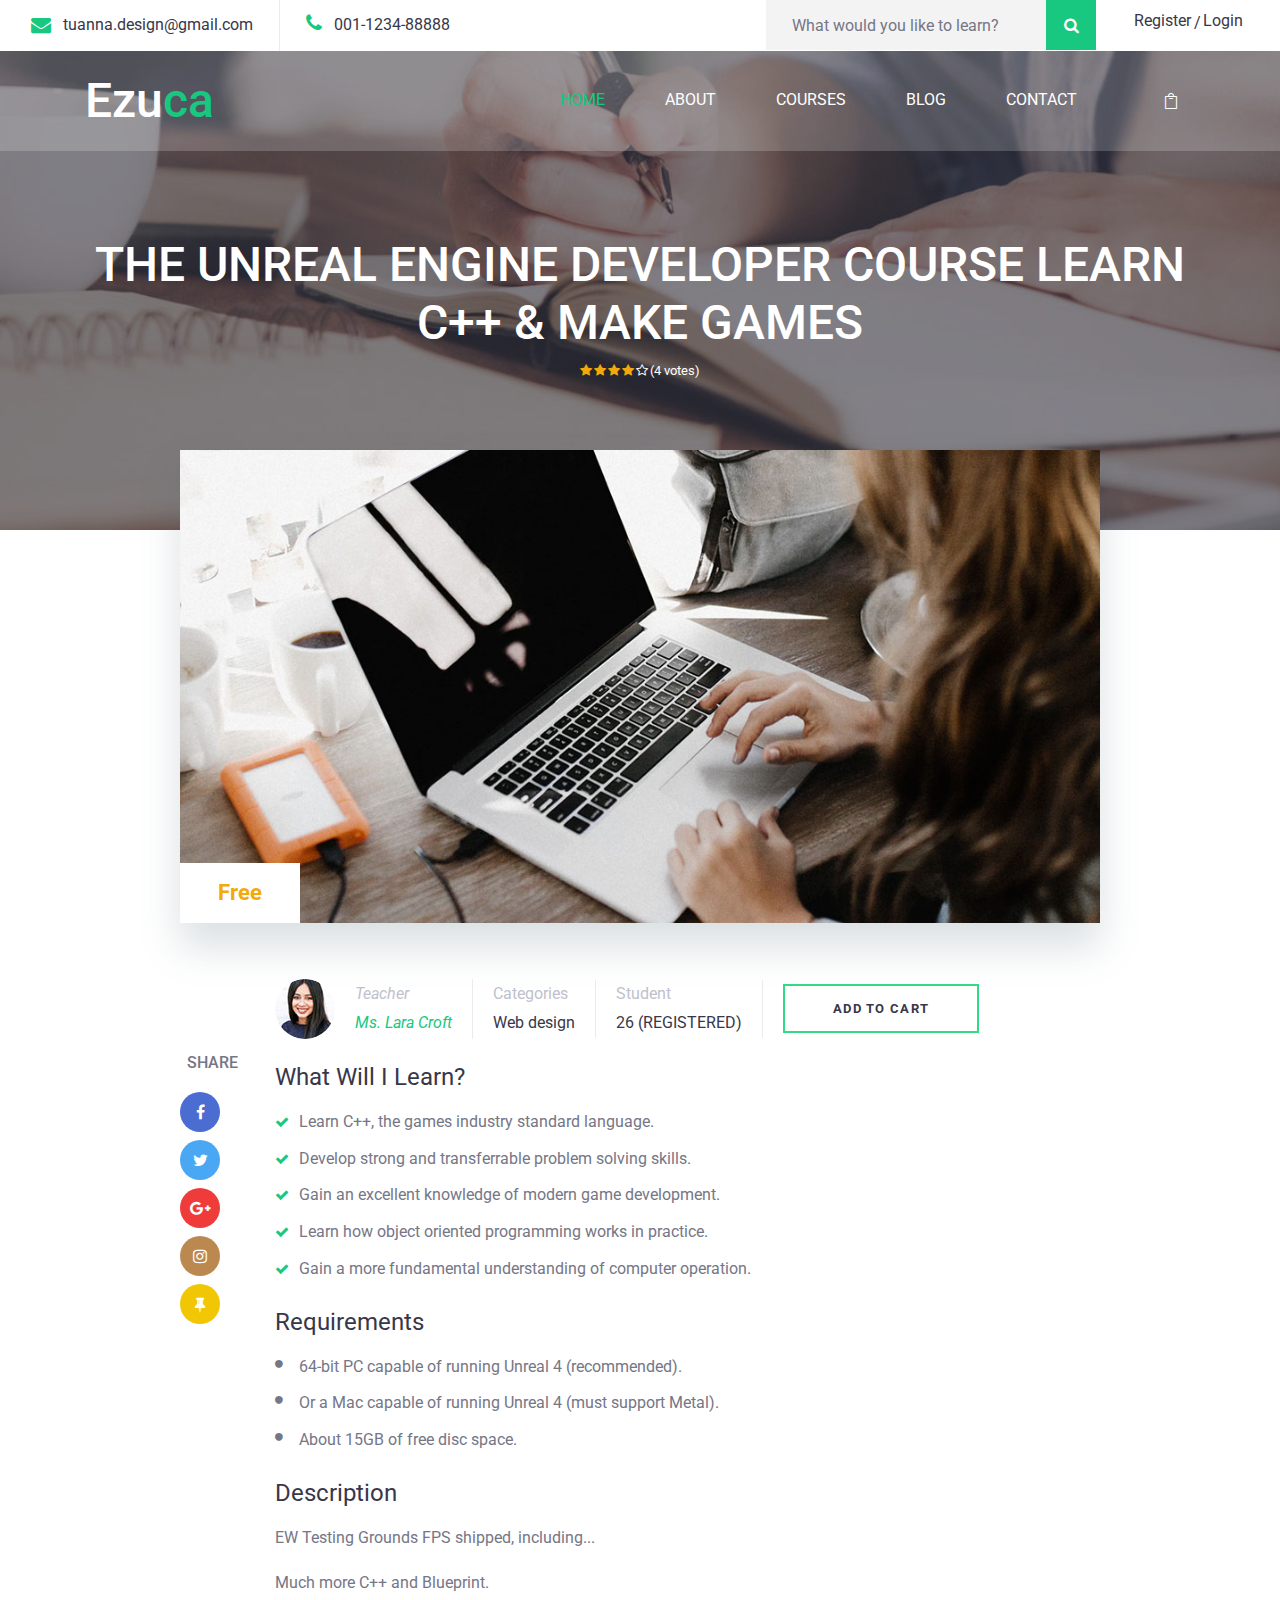
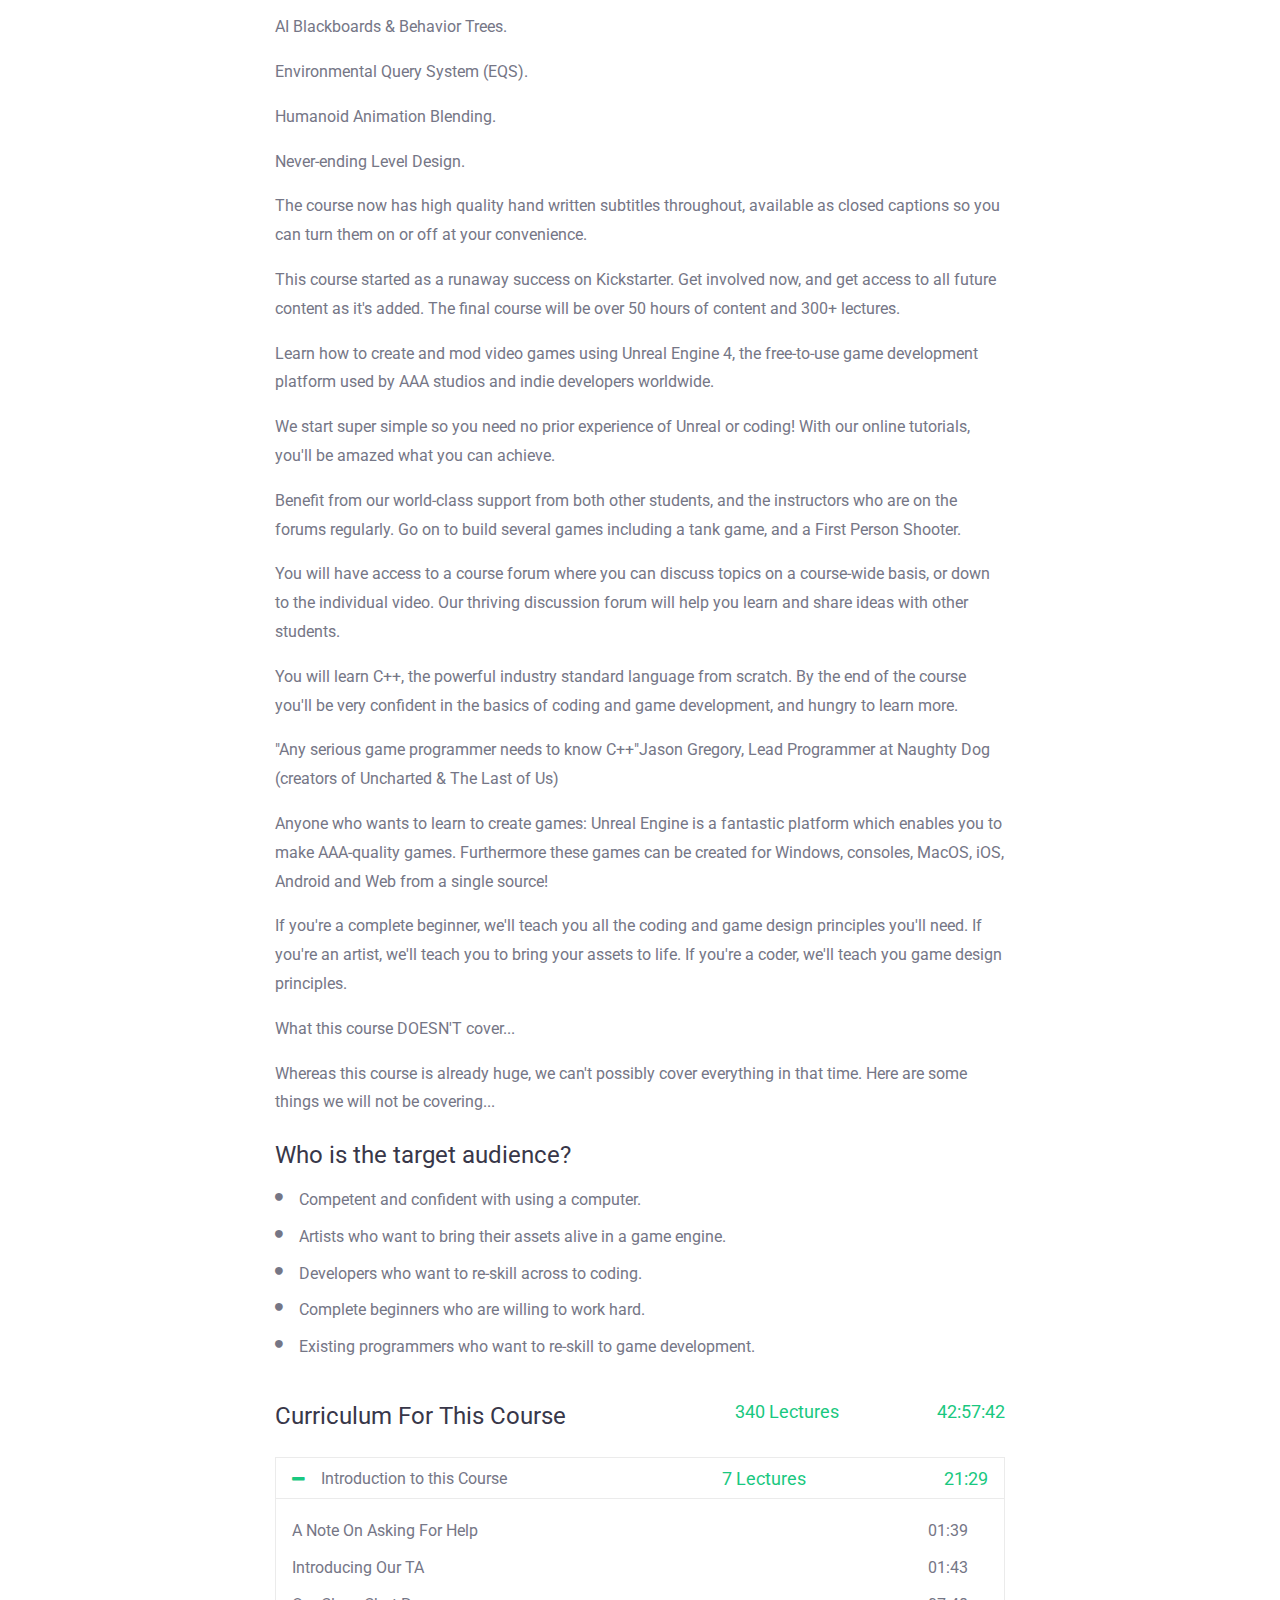
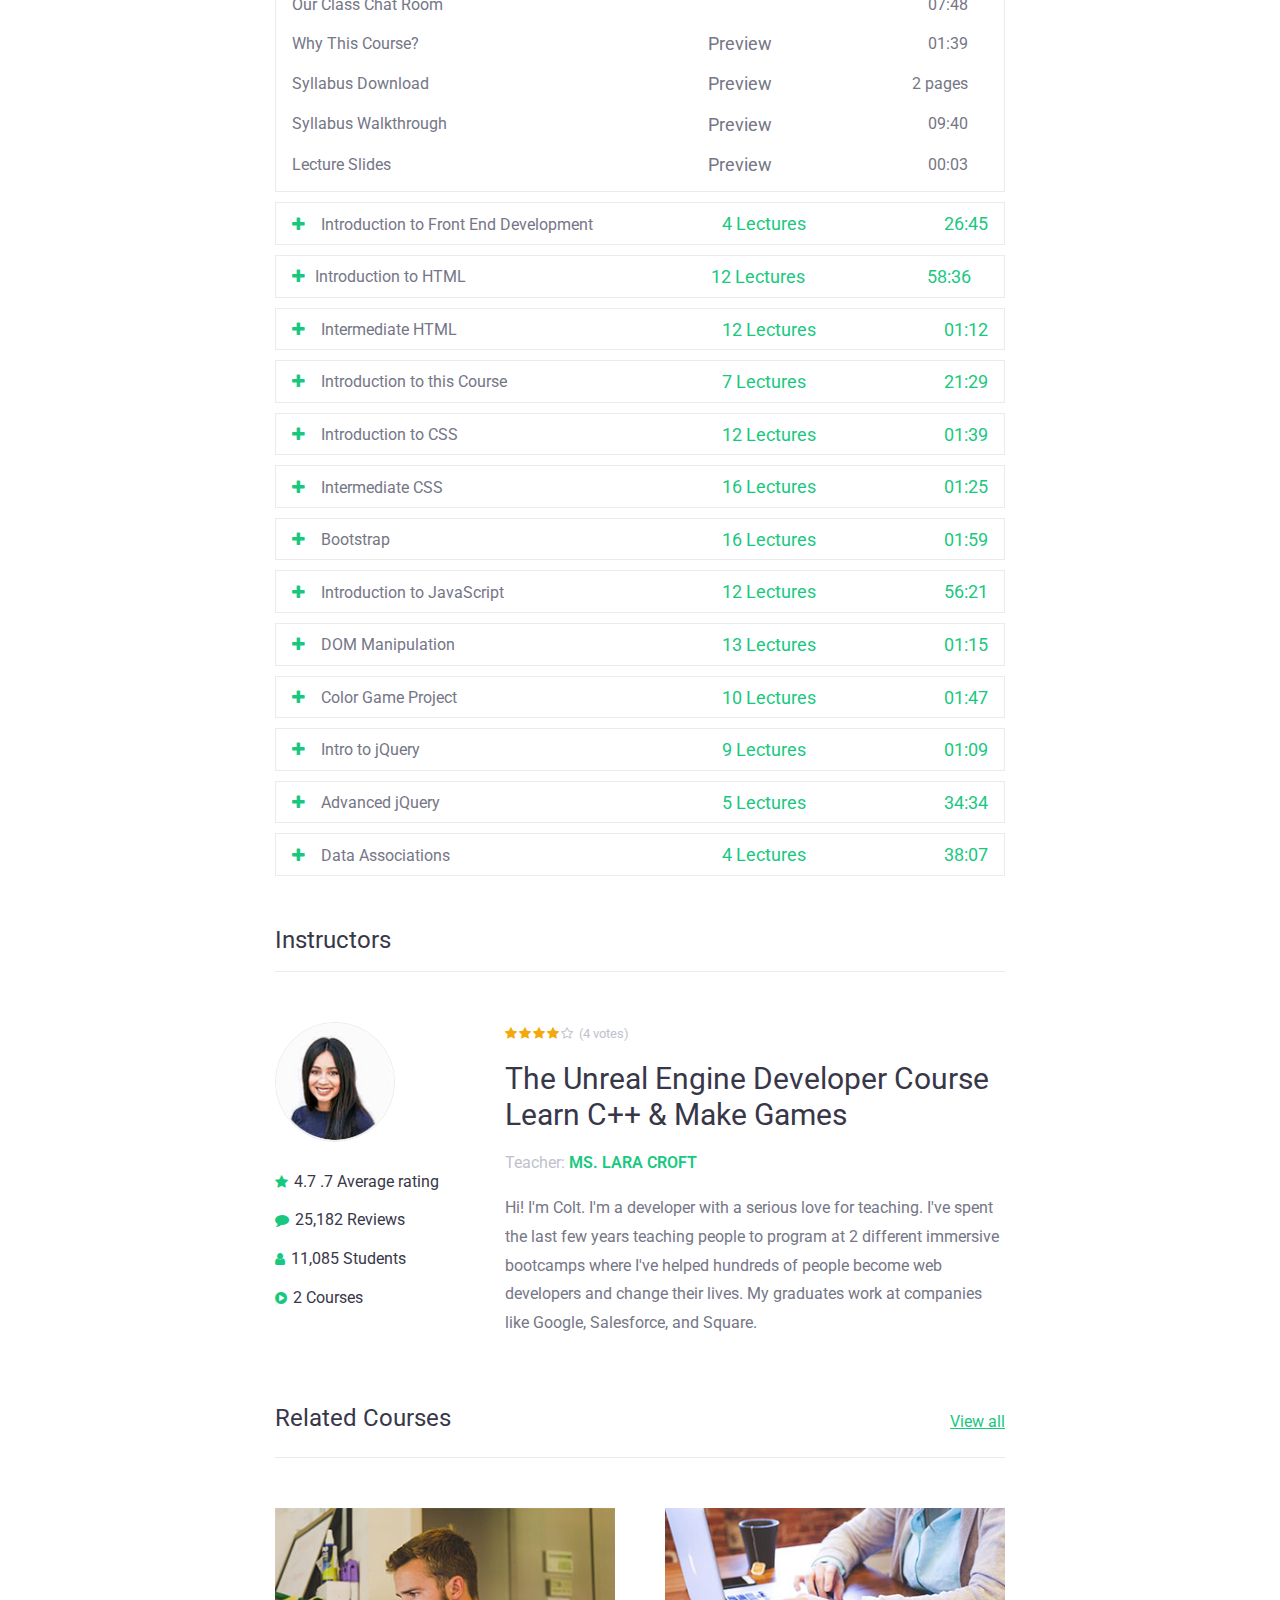
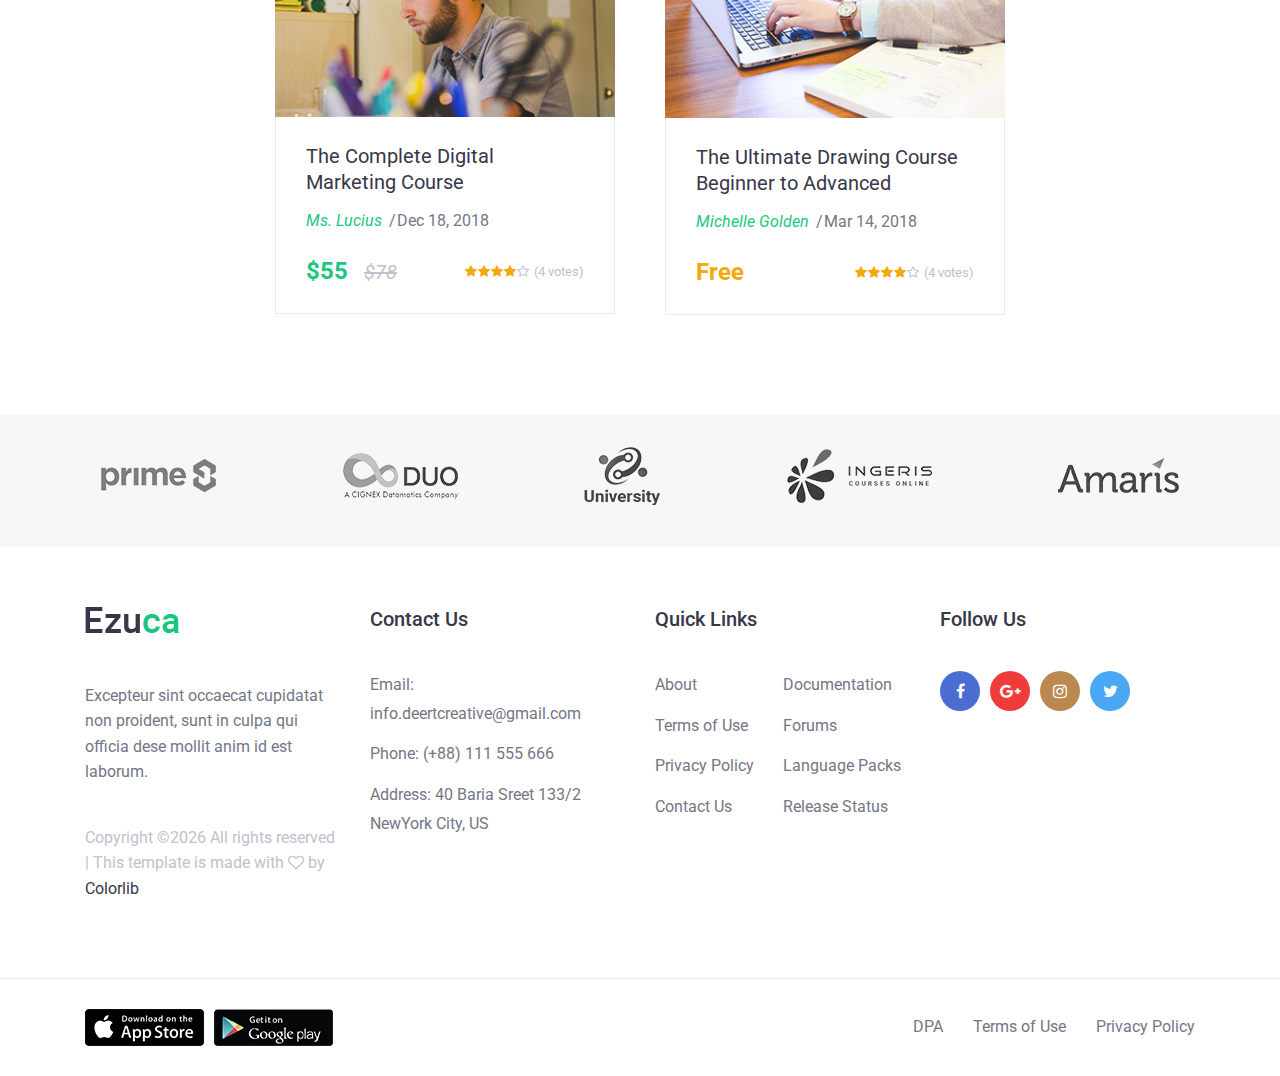
<file: single-courses.html>
<!DOCTYPE html>
<html lang="en">
<head>
    <title>Hello World</title>

    <!-- Required meta tags -->
    <meta charset="utf-8">
    <meta name="viewport" content="width=device-width, initial-scale=1, shrink-to-fit=no">

    <!-- Bootstrap CSS -->
    <link rel="stylesheet" href="css/bootstrap.min.css">

    <!-- FontAwesome CSS -->
    <link rel="stylesheet" href="css/font-awesome.min.css">

    <!-- ElegantFonts CSS -->
    <link rel="stylesheet" href="css/elegant-fonts.css">

    <!-- themify-icons CSS -->
    <link rel="stylesheet" href="css/themify-icons.css">

    <!-- Swiper CSS -->
    <link rel="stylesheet" href="css/swiper.min.css">

    <!-- Styles -->
    <link rel="stylesheet" href="style.css">
</head>
<body class="single-courses-page">
    <div class="page-header">
        <header class="site-header">
            <div class="top-header-bar">
                <div class="container-fluid">
                    <div class="row">
                        <div class="col-12 col-lg-6 d-none d-md-flex flex-wrap justify-content-center justify-content-lg-start mb-3 mb-lg-0">
                            <div class="header-bar-email d-flex align-items-center">
                                <i class="fa fa-envelope"></i><a href="#">tuanna.design@gmail.com</a>
                            </div><!-- .header-bar-email -->

                            <div class="header-bar-text lg-flex align-items-center">
                                <p><i class="fa fa-phone"></i>001-1234-88888 </p>
                            </div><!-- .header-bar-text -->
                        </div><!-- .col -->

                        <div class="col-12 col-lg-6 d-flex flex-wrap justify-content-center justify-content-lg-end align-items-center">
                            <div class="header-bar-search">
                                <form class="flex align-items-stretch">
                                    <input type="search" placeholder="What would you like to learn?">
                                    <button type="submit" value="" class="flex justify-content-center align-items-center"><i class="fa fa-search"></i></button>
                                </form>
                            </div><!-- .header-bar-search -->

                            <div class="header-bar-menu">
                                <ul class="flex justify-content-center align-items-center py-2 pt-md-0">
                                    <li><a href="#">Register</a></li>
                                    <li><a href="#">Login</a></li>
                                </ul>
                            </div><!-- .header-bar-menu -->
                        </div><!-- .col -->
                    </div><!-- .row -->
                </div><!-- .container-fluid -->
            </div><!-- .top-header-bar -->

            <div class="nav-bar">
                <div class="container">
                    <div class="row">
                        <div class="col-9 col-lg-3">
                            <div class="site-branding">
                                <h1 class="site-title"><a href="index.html" rel="home">Ezu<span>ca</span></a></h1>
                            </div><!-- .site-branding -->
                        </div><!-- .col -->

                        <div class="col-3 col-lg-9 flex justify-content-end align-content-center">
                            <nav class="site-navigation flex justify-content-end align-items-center">
                                <ul class="flex flex-column flex-lg-row justify-content-lg-end align-content-center">
                                    <li class="current-menu-item"><a href="index.html">Home</a></li>
                                    <li><a href="#">About</a></li>
                                    <li><a href="#">Courses</a></li>
                                    <li><a href="#">blog</a></li>
                                    <li><a href="#">Contact</a></li>
                                </ul>

                                <div class="hamburger-menu d-lg-none">
                                    <span></span>
                                    <span></span>
                                    <span></span>
                                    <span></span>
                                </div><!-- .hamburger-menu -->

                                <div class="header-bar-cart">
                                    <a href="#" class="flex justify-content-center align-items-center"><span aria-hidden="true" class="icon_bag_alt"></span></a>
                                </div><!-- .header-bar-search -->
                            </nav><!-- .site-navigation -->
                        </div><!-- .col -->
                    </div><!-- .row -->
                </div><!-- .container -->
            </div><!-- .nav-bar -->
        </header><!-- .site-header -->

        <div class="page-header-overlay">
            <div class="container">
                <div class="row">
                    <div class="col-12">
                        <header class="entry-header">
                            <h1 class="entry-title">The Unreal Engine Developer Course Learn C++ & Make Games</h1>

                            <div class="ratings flex justify-content-center align-items-center">
                                <i class="fa fa-star"></i>
                                <i class="fa fa-star"></i>
                                <i class="fa fa-star"></i>
                                <i class="fa fa-star"></i>
                                <i class="fa fa-star-o"></i>
                                <span>(4 votes)</span>
                            </div><!-- .ratings -->
                        </header><!-- .entry-header -->
                    </div><!-- .col -->
                </div><!-- .row -->
            </div><!-- .container -->
        </div><!-- .page-header-overlay -->
    </div><!-- .page-header -->

    <div class="container">
        <div class="row">
            <div class="col-12 offset-lg-1 col-lg-10">
                <div class="featured-image">
                    <img src="images/single-course-featured-img.jpg" alt="">

                    <div class="course-cost">Free</div>
                </div>
            </div><!-- .col -->
        </div><!-- .row -->

        <div class="row">
            <div class="col-12 offset-lg-1 col-lg-1">
                <div class="post-share">
                    <h3>share</h3>

                    <ul class="flex flex-wrap align-items-center p-0 m-0">
                        <li><a href="#"><i class="fa fa-facebook"></i></a></li>
                        <li><a href="#"><i class="fa fa-twitter"></i></a></li>
                        <li><a href="#"><i class="fa fa-google-plus"></i></a></li>
                        <li><a href="#"><i class="fa fa-instagram"></i></a></li>
                        <li><a href="#"><i class="fa fa-thumb-tack"></i></a></li>
                    </ul>
                </div><!-- .post-share -->
            </div><!-- .col -->

            <div class="col-12 col-lg-8">
                <div class="single-course-wrap">
                    <div class="course-info flex flex-wrap align-items-center">
                        <div class="course-author flex flex-wrap align-items-center mt-3">
                            <img src="images/course-author.jpg" alt="">

                            <div class="author-wrap">
                                <label class="m-0">Teacher</label>
                                <div class="author-name"><a href="#">Ms. Lara Croft</a></div>
                            </div><!-- .author-wrap -->
                        </div><!-- .course-author -->

                        <div class="course-cats mt-3">
                            <label class="m-0">Categories</label>
                            <div class="author-name"><a href="#">Web design</a></div>
                        </div><!-- .course-cats -->

                        <div class="course-students mt-3">
                            <label class="m-0">Student</label>
                            <div class="author-name"><a href="#">26 (REGISTERED)</a></div>
                        </div><!-- .course-students -->

                        <div class="buy-course mt-3">
                            <a class="btn" href="#">ADD to cart</a>
                        </div><!-- .buy-course -->
                    </div><!-- .course-info -->

                    <div class="single-course-cont-section">
                        <h2>What Will I Learn?</h2>

                        <ul class="p-0 m-0 green-ticked">
                            <li>Learn C++, the games industry standard language.</li>
                            <li>Develop strong and transferrable problem solving skills.</li>
                            <li>Gain an excellent knowledge of modern game development.</li>
                            <li>Learn how object oriented programming works in practice.</li>
                            <li>Gain a more fundamental understanding of computer operation.</li>
                        </ul>

                        <h2>Requirements</h2>

                        <ul class="p-0 m-0 black-doted">
                            <li>64-bit PC capable of running Unreal 4 (recommended).</li>
                            <li>Or a Mac capable of running Unreal 4 (must support Metal).</li>
                            <li>About 15GB of free disc space.</li>
                        </ul>

                        <h2>Description</h2>

                        <p>EW Testing Grounds FPS shipped, including...</p>
                        <p>Much more C++ and Blueprint.</p>
                        <p>AI Blackboards & Behavior Trees.</p>
                        <p>Environmental Query System (EQS).</p>
                        <p>Humanoid Animation Blending.</p>
                        <p>Never-ending Level Design.</p>
                        <p>The course now has high quality hand written subtitles throughout, available as closed captions so you can turn them on or off at your convenience.</p>
                        <p>This course started as a runaway success on Kickstarter. Get involved now, and get access to all future content as it's added. The final course will be over 50 hours of content and 300+ lectures.</p>
                        <p>Learn how to create and mod video games using Unreal Engine 4, the free-to-use game development platform used by AAA studios and indie developers worldwide.</p>
                        <p>We start super simple so you need no prior experience of Unreal or coding! With our online tutorials, you'll be amazed what you can achieve.</p>
                        <p>Benefit from our world-class support from both other students, and the instructors who are on the forums regularly. Go on to build several games including a tank game, and a First Person Shooter.</p>
                        <p>You will have access to a course forum where you can discuss topics on a course-wide basis, or down to the individual video. Our thriving discussion forum will help you learn and share ideas with other students.</p>
                        <p>You will learn C++, the powerful industry standard language from scratch. By the end of the course you'll be very confident in the basics of coding and game development, and hungry to learn more.</p>
                        <p>"Any serious game programmer needs to know C++"Jason Gregory, Lead Programmer at Naughty Dog (creators of Uncharted & The Last of Us)</p>
                        <p>Anyone who wants to learn to create games: Unreal Engine is a fantastic platform which enables you to make AAA-quality games. Furthermore these games can be created for Windows, consoles, MacOS, iOS, Android and Web from a single source!</p>
                        <p>If you're a complete beginner, we'll teach you all the coding and game design principles you'll need. If you're an artist, we'll teach you to bring your assets to life. If you're a coder, we'll teach you game design principles.</p>
                        <p>What this course DOESN'T cover...</p>
                        <p>Whereas this course is already huge, we can't possibly cover everything in that time. Here are some things we will not be covering...</p>

                        <h2>Who is the target audience?</h2>

                        <ul class="p-0 m-0 black-doted">
                            <li>Competent and confident with using a computer.</li>
                            <li>Artists who want to bring their assets alive in a game engine.</li>
                            <li>Developers who want to re-skill across to coding.</li>
                            <li>Complete beginners who are willing to work hard.</li>
                            <li>Existing programmers who want to re-skill to game development.</li>
                        </ul>
                    </div>

                    <div class="single-course-accordion-cont mt-3">
                        <header class="entry-header flex flex-wrap justify-content-between align-items-center">
                            <h2>Curriculum For This Course</h2>

                            <div class="number-of-lectures">340 Lectures</div>

                            <div class="total-lectures-time">42:57:42</div>
                        </header><!-- .entry-header -->

                        <div class="entry-contents">
                            <div class="accordion-wrap type-accordion">
                                <h3 class="entry-title flex flex-wrap justify-content-between align-items-lg-center active">
                                    <span class="arrow-r"><i class="fa fa-plus"></i><i class="fa fa-minus"></i></span>
                                    <span class="lecture-group-title">Introduction to this Course</span>
                                    <span class="number-of-lectures">7 Lectures</span>
                                    <span class="total-lectures-time">21:29</span>
                                </h3>

                                <div class="entry-content">
                                    <ul class="p-0 m-0">
                                        <li class="flex flex-column flex-lg-row align-items-lg-center"><span class="lecture-title">A Note On Asking For Help</span><span class="lectures-preview"></span><span class="lectures-time text-left text-lg-right">01:39</span></li>
                                        <li class="flex flex-column flex-lg-row align-items-lg-center"><span class="lecture-title">Introducing Our TA</span><span class="lectures-preview"></span><span class="lectures-time text-left text-lg-right">01:43</span></li>
                                        <li class="flex flex-column flex-lg-row align-items-lg-center"><span class="lecture-title">Our Class Chat Room</span><span class="lectures-preview"></span><span class="lectures-time text-left text-lg-right">07:48</span></li>
                                        <li class="flex flex-column flex-lg-row align-items-lg-center"><span class="lecture-title">Why This Course?</span><span class="lectures-preview">Preview</span><span class="lectures-time text-left text-lg-right">01:39</span></li>
                                        <li class="flex flex-column flex-lg-row align-items-lg-center"><span class="lecture-title">Syllabus Download</span><span class="lectures-preview">Preview</span><span class="lectures-time text-left text-lg-right">2 pages</span></li>
                                        <li class="flex flex-column flex-lg-row align-items-lg-center"><span class="lecture-title">Syllabus Walkthrough</span><span class="lectures-preview">Preview</span><span class="lectures-time text-left text-lg-right">09:40</span></li>
                                        <li class="flex flex-column flex-lg-row align-items-lg-center"><span class="lecture-title">Lecture Slides</span><span class="lectures-preview">Preview</span><span class="lectures-time text-left text-lg-right">00:03</span></li>
                                    </ul>
                                </div>

                                <h3 class="entry-title flex flex-wrap justify-content-between align-items-lg-center">
                                    <span class="arrow-r"><i class="fa fa-plus"></i><i class="fa fa-minus"></i></span>
                                    <span class="lecture-group-title">Introduction to Front End Development</span>
                                    <span class="number-of-lectures">4 Lectures</span>
                                    <span class="total-lectures-time">26:45</span>
                                </h3>

                                <div class="entry-content">
                                    <ul class="p-0 m-0">
                                        <li class="flex flex-column flex-lg-row align-items-lg-center"><span class="lecture-title">A Note On Asking For Help</span><span class="lectures-preview"></span><span class="lectures-time text-left text-lg-right">01:39</span></li>
                                        <li class="flex flex-column flex-lg-row align-items-lg-center"><span class="lecture-title">Introducing Our TA</span><span class="lectures-preview"></span><span class="lectures-time text-left text-lg-right">01:43</span></li>
                                        <li class="flex flex-column flex-lg-row align-items-lg-center"><span class="lecture-title">Our Class Chat Room</span><span class="lectures-preview"></span><span class="lectures-time text-left text-lg-right">07:48</span></li>
                                        <li class="flex flex-column flex-lg-row align-items-lg-center"><span class="lecture-title">Why This Course?</span><span class="lectures-preview">Preview</span><span class="lectures-time text-left text-lg-right">01:39</span></li>
                                        <li class="flex flex-column flex-lg-row align-items-lg-center"><span class="lecture-title">Syllabus Download</span><span class="lectures-preview">Preview</span><span class="lectures-time text-left text-lg-right">2 pages</span></li>
                                        <li class="flex flex-column flex-lg-row align-items-lg-center"><span class="lecture-title">Syllabus Walkthrough</span><span class="lectures-preview">Preview</span><span class="lectures-time text-left text-lg-right">09:40</span></li>
                                        <li class="flex flex-column flex-lg-row align-items-lg-center"><span class="lecture-title">Lecture Slides</span><span class="lectures-preview">Preview</span><span class="lectures-time text-left text-lg-right">00:03</span></li>
                                    </ul>
                                </div>

                                <h3 class="entry-title flex flex-wrap align-items-center">
                                    <span class="arrow-r"><i class="fa fa-plus"></i><i class="fa fa-minus"></i></span>
                                    <span class="lecture-group-title">Introduction to HTML	</span>
                                    <span class="number-of-lectures">12 Lectures</span>
                                    <span class="total-lectures-time">58:36</span>
                                </h3>

                                <div class="entry-content">
                                    <ul class="p-0 m-0">
                                        <li class="flex flex-column flex-lg-row align-items-lg-center"><span class="lecture-title">A Note On Asking For Help</span><span class="lectures-preview"></span><span class="lectures-time text-left text-lg-right">01:39</span></li>
                                        <li class="flex flex-column flex-lg-row align-items-lg-center"><span class="lecture-title">Introducing Our TA</span><span class="lectures-preview"></span><span class="lectures-time text-left text-lg-right">01:43</span></li>
                                        <li class="flex flex-column flex-lg-row align-items-lg-center"><span class="lecture-title">Our Class Chat Room</span><span class="lectures-preview"></span><span class="lectures-time text-left text-lg-right">07:48</span></li>
                                        <li class="flex flex-column flex-lg-row align-items-lg-center"><span class="lecture-title">Why This Course?</span><span class="lectures-preview">Preview</span><span class="lectures-time text-left text-lg-right">01:39</span></li>
                                        <li class="flex flex-column flex-lg-row align-items-lg-center"><span class="lecture-title">Syllabus Download</span><span class="lectures-preview">Preview</span><span class="lectures-time text-left text-lg-right">2 pages</span></li>
                                        <li class="flex flex-column flex-lg-row align-items-lg-center"><span class="lecture-title">Syllabus Walkthrough</span><span class="lectures-preview">Preview</span><span class="lectures-time text-left text-lg-right">09:40</span></li>
                                        <li class="flex flex-column flex-lg-row align-items-lg-center"><span class="lecture-title">Lecture Slides</span><span class="lectures-preview">Preview</span><span class="lectures-time text-left text-lg-right">00:03</span></li>
                                    </ul>
                                </div>

                                <h3 class="entry-title flex flex-wrap justify-content-between align-items-lg-center">
                                    <span class="arrow-r"><i class="fa fa-plus"></i><i class="fa fa-minus"></i></span>
                                    <span class="lecture-group-title">Intermediate HTML</span>
                                    <span class="number-of-lectures">12 Lectures</span>
                                    <span class="total-lectures-time">01:12</span>
                                </h3>

                                <div class="entry-content">
                                    <ul class="p-0 m-0">
                                        <li class="flex flex-column flex-lg-row align-items-lg-center"><span class="lecture-title">A Note On Asking For Help</span><span class="lectures-preview"></span><span class="lectures-time text-left text-lg-right">01:39</span></li>
                                        <li class="flex flex-column flex-lg-row align-items-lg-center"><span class="lecture-title">Introducing Our TA</span><span class="lectures-preview"></span><span class="lectures-time text-left text-lg-right">01:43</span></li>
                                        <li class="flex flex-column flex-lg-row align-items-lg-center"><span class="lecture-title">Our Class Chat Room</span><span class="lectures-preview"></span><span class="lectures-time text-left text-lg-right">07:48</span></li>
                                        <li class="flex flex-column flex-lg-row align-items-lg-center"><span class="lecture-title">Why This Course?</span><span class="lectures-preview">Preview</span><span class="lectures-time text-left text-lg-right">01:39</span></li>
                                        <li class="flex flex-column flex-lg-row align-items-lg-center"><span class="lecture-title">Syllabus Download</span><span class="lectures-preview">Preview</span><span class="lectures-time text-left text-lg-right">2 pages</span></li>
                                        <li class="flex flex-column flex-lg-row align-items-lg-center"><span class="lecture-title">Syllabus Walkthrough</span><span class="lectures-preview">Preview</span><span class="lectures-time text-left text-lg-right">09:40</span></li>
                                        <li class="flex flex-column flex-lg-row align-items-lg-center"><span class="lecture-title">Lecture Slides</span><span class="lectures-preview">Preview</span><span class="lectures-time text-left text-lg-right">00:03</span></li>
                                    </ul>
                                </div>

                                <h3 class="entry-title flex flex-wrap justify-content-between align-items-lg-center">
                                    <span class="arrow-r"><i class="fa fa-plus"></i><i class="fa fa-minus"></i></span>
                                    <span class="lecture-group-title">Introduction to this Course</span>
                                    <span class="number-of-lectures">7 Lectures</span>
                                    <span class="total-lectures-time">21:29</span>
                                </h3>

                                <div class="entry-content">
                                    <ul class="p-0 m-0">
                                        <li class="flex flex-column flex-lg-row align-items-lg-center"><span class="lecture-title">A Note On Asking For Help</span><span class="lectures-preview"></span><span class="lectures-time text-left text-lg-right">01:39</span></li>
                                        <li class="flex flex-column flex-lg-row align-items-lg-center"><span class="lecture-title">Introducing Our TA</span><span class="lectures-preview"></span><span class="lectures-time text-left text-lg-right">01:43</span></li>
                                        <li class="flex flex-column flex-lg-row align-items-lg-center"><span class="lecture-title">Our Class Chat Room</span><span class="lectures-preview"></span><span class="lectures-time text-left text-lg-right">07:48</span></li>
                                        <li class="flex flex-column flex-lg-row align-items-lg-center"><span class="lecture-title">Why This Course?</span><span class="lectures-preview">Preview</span><span class="lectures-time text-left text-lg-right">01:39</span></li>
                                        <li class="flex flex-column flex-lg-row align-items-lg-center"><span class="lecture-title">Syllabus Download</span><span class="lectures-preview">Preview</span><span class="lectures-time text-left text-lg-right">2 pages</span></li>
                                        <li class="flex flex-column flex-lg-row align-items-lg-center"><span class="lecture-title">Syllabus Walkthrough</span><span class="lectures-preview">Preview</span><span class="lectures-time text-left text-lg-right">09:40</span></li>
                                        <li class="flex flex-column flex-lg-row align-items-lg-center"><span class="lecture-title">Lecture Slides</span><span class="lectures-preview">Preview</span><span class="lectures-time text-left text-lg-right">00:03</span></li>
                                    </ul>
                                </div>

                                <h3 class="entry-title flex flex-wrap justify-content-between align-items-lg-center">
                                    <span class="arrow-r"><i class="fa fa-plus"></i><i class="fa fa-minus"></i></span>
                                    <span class="lecture-group-title">Introduction to CSS</span>
                                    <span class="number-of-lectures">12 Lectures</span>
                                    <span class="total-lectures-time">01:39</span>
                                </h3>

                                <div class="entry-content">
                                    <ul class="p-0 m-0">
                                        <li class="flex flex-column flex-lg-row align-items-lg-center"><span class="lecture-title">A Note On Asking For Help</span><span class="lectures-preview"></span><span class="lectures-time text-left text-lg-right">01:39</span></li>
                                        <li class="flex flex-column flex-lg-row align-items-lg-center"><span class="lecture-title">Introducing Our TA</span><span class="lectures-preview"></span><span class="lectures-time text-left text-lg-right">01:43</span></li>
                                        <li class="flex flex-column flex-lg-row align-items-lg-center"><span class="lecture-title">Our Class Chat Room</span><span class="lectures-preview"></span><span class="lectures-time text-left text-lg-right">07:48</span></li>
                                        <li class="flex flex-column flex-lg-row align-items-lg-center"><span class="lecture-title">Why This Course?</span><span class="lectures-preview">Preview</span><span class="lectures-time text-left text-lg-right">01:39</span></li>
                                        <li class="flex flex-column flex-lg-row align-items-lg-center"><span class="lecture-title">Syllabus Download</span><span class="lectures-preview">Preview</span><span class="lectures-time text-left text-lg-right">2 pages</span></li>
                                        <li class="flex flex-column flex-lg-row align-items-lg-center"><span class="lecture-title">Syllabus Walkthrough</span><span class="lectures-preview">Preview</span><span class="lectures-time text-left text-lg-right">09:40</span></li>
                                        <li class="flex flex-column flex-lg-row align-items-lg-center"><span class="lecture-title">Lecture Slides</span><span class="lectures-preview">Preview</span><span class="lectures-time text-left text-lg-right">00:03</span></li>
                                    </ul>
                                </div>

                                <h3 class="entry-title flex flex-wrap justify-content-between align-items-lg-center">
                                    <span class="arrow-r"><i class="fa fa-plus"></i><i class="fa fa-minus"></i></span>
                                    <span class="lecture-group-title">Intermediate CSS</span>
                                    <span class="number-of-lectures">16 Lectures</span>
                                    <span class="total-lectures-time">01:25</span>
                                </h3>

                                <div class="entry-content">
                                    <ul class="p-0 m-0">
                                        <li class="flex flex-column flex-lg-row align-items-lg-center"><span class="lecture-title">A Note On Asking For Help</span><span class="lectures-preview"></span><span class="lectures-time text-left text-lg-right">01:39</span></li>
                                        <li class="flex flex-column flex-lg-row align-items-lg-center"><span class="lecture-title">Introducing Our TA</span><span class="lectures-preview"></span><span class="lectures-time text-left text-lg-right">01:43</span></li>
                                        <li class="flex flex-column flex-lg-row align-items-lg-center"><span class="lecture-title">Our Class Chat Room</span><span class="lectures-preview"></span><span class="lectures-time text-left text-lg-right">07:48</span></li>
                                        <li class="flex flex-column flex-lg-row align-items-lg-center"><span class="lecture-title">Why This Course?</span><span class="lectures-preview">Preview</span><span class="lectures-time text-left text-lg-right">01:39</span></li>
                                        <li class="flex flex-column flex-lg-row align-items-lg-center"><span class="lecture-title">Syllabus Download</span><span class="lectures-preview">Preview</span><span class="lectures-time text-left text-lg-right">2 pages</span></li>
                                        <li class="flex flex-column flex-lg-row align-items-lg-center"><span class="lecture-title">Syllabus Walkthrough</span><span class="lectures-preview">Preview</span><span class="lectures-time text-left text-lg-right">09:40</span></li>
                                        <li class="flex flex-column flex-lg-row align-items-lg-center"><span class="lecture-title">Lecture Slides</span><span class="lectures-preview">Preview</span><span class="lectures-time text-left text-lg-right">00:03</span></li>
                                    </ul>
                                </div>

                                <h3 class="entry-title flex flex-wrap justify-content-between align-items-lg-center">
                                    <span class="arrow-r"><i class="fa fa-plus"></i><i class="fa fa-minus"></i></span>
                                    <span class="lecture-group-title">Bootstrap</span>
                                    <span class="number-of-lectures">16 Lectures</span>
                                    <span class="total-lectures-time">01:59</span>
                                </h3>

                                <div class="entry-content">
                                    <ul class="p-0 m-0">
                                        <li class="flex flex-column flex-lg-row align-items-lg-center"><span class="lecture-title">A Note On Asking For Help</span><span class="lectures-preview"></span><span class="lectures-time text-left text-lg-right">01:39</span></li>
                                        <li class="flex flex-column flex-lg-row align-items-lg-center"><span class="lecture-title">Introducing Our TA</span><span class="lectures-preview"></span><span class="lectures-time text-left text-lg-right">01:43</span></li>
                                        <li class="flex flex-column flex-lg-row align-items-lg-center"><span class="lecture-title">Our Class Chat Room</span><span class="lectures-preview"></span><span class="lectures-time text-left text-lg-right">07:48</span></li>
                                        <li class="flex flex-column flex-lg-row align-items-lg-center"><span class="lecture-title">Why This Course?</span><span class="lectures-preview">Preview</span><span class="lectures-time text-left text-lg-right">01:39</span></li>
                                        <li class="flex flex-column flex-lg-row align-items-lg-center"><span class="lecture-title">Syllabus Download</span><span class="lectures-preview">Preview</span><span class="lectures-time text-left text-lg-right">2 pages</span></li>
                                        <li class="flex flex-column flex-lg-row align-items-lg-center"><span class="lecture-title">Syllabus Walkthrough</span><span class="lectures-preview">Preview</span><span class="lectures-time text-left text-lg-right">09:40</span></li>
                                        <li class="flex flex-column flex-lg-row align-items-lg-center"><span class="lecture-title">Lecture Slides</span><span class="lectures-preview">Preview</span><span class="lectures-time text-left text-lg-right">00:03</span></li>
                                    </ul>
                                </div>

                                <h3 class="entry-title flex flex-wrap justify-content-between align-items-lg-center">
                                    <span class="arrow-r"><i class="fa fa-plus"></i><i class="fa fa-minus"></i></span>
                                    <span class="lecture-group-title">Introduction to JavaScript</span>
                                    <span class="number-of-lectures">12 Lectures</span>
                                    <span class="total-lectures-time">56:21</span>
                                </h3>

                                <div class="entry-content">
                                    <ul class="p-0 m-0">
                                        <li class="flex flex-column flex-lg-row align-items-lg-center"><span class="lecture-title">A Note On Asking For Help</span><span class="lectures-preview"></span><span class="lectures-time text-left text-lg-right">01:39</span></li>
                                        <li class="flex flex-column flex-lg-row align-items-lg-center"><span class="lecture-title">Introducing Our TA</span><span class="lectures-preview"></span><span class="lectures-time text-left text-lg-right">01:43</span></li>
                                        <li class="flex flex-column flex-lg-row align-items-lg-center"><span class="lecture-title">Our Class Chat Room</span><span class="lectures-preview"></span><span class="lectures-time text-left text-lg-right">07:48</span></li>
                                        <li class="flex flex-column flex-lg-row align-items-lg-center"><span class="lecture-title">Why This Course?</span><span class="lectures-preview">Preview</span><span class="lectures-time text-left text-lg-right">01:39</span></li>
                                        <li class="flex flex-column flex-lg-row align-items-lg-center"><span class="lecture-title">Syllabus Download</span><span class="lectures-preview">Preview</span><span class="lectures-time text-left text-lg-right">2 pages</span></li>
                                        <li class="flex flex-column flex-lg-row align-items-lg-center"><span class="lecture-title">Syllabus Walkthrough</span><span class="lectures-preview">Preview</span><span class="lectures-time text-left text-lg-right">09:40</span></li>
                                        <li class="flex flex-column flex-lg-row align-items-lg-center"><span class="lecture-title">Lecture Slides</span><span class="lectures-preview">Preview</span><span class="lectures-time text-left text-lg-right">00:03</span></li>
                                    </ul>
                                </div>

                                <h3 class="entry-title flex flex-wrap justify-content-between align-items-lg-center">
                                    <span class="arrow-r"><i class="fa fa-plus"></i><i class="fa fa-minus"></i></span>
                                    <span class="lecture-group-title">DOM Manipulation</span>
                                    <span class="number-of-lectures">13 Lectures</span>
                                    <span class="total-lectures-time">01:15</span>
                                </h3>

                                <div class="entry-content">
                                    <ul class="p-0 m-0">
                                        <li class="flex flex-column flex-lg-row align-items-lg-center"><span class="lecture-title">A Note On Asking For Help</span><span class="lectures-preview"></span><span class="lectures-time text-left text-lg-right">01:39</span></li>
                                        <li class="flex flex-column flex-lg-row align-items-lg-center"><span class="lecture-title">Introducing Our TA</span><span class="lectures-preview"></span><span class="lectures-time text-left text-lg-right">01:43</span></li>
                                        <li class="flex flex-column flex-lg-row align-items-lg-center"><span class="lecture-title">Our Class Chat Room</span><span class="lectures-preview"></span><span class="lectures-time text-left text-lg-right">07:48</span></li>
                                        <li class="flex flex-column flex-lg-row align-items-lg-center"><span class="lecture-title">Why This Course?</span><span class="lectures-preview">Preview</span><span class="lectures-time text-left text-lg-right">01:39</span></li>
                                        <li class="flex flex-column flex-lg-row align-items-lg-center"><span class="lecture-title">Syllabus Download</span><span class="lectures-preview">Preview</span><span class="lectures-time text-left text-lg-right">2 pages</span></li>
                                        <li class="flex flex-column flex-lg-row align-items-lg-center"><span class="lecture-title">Syllabus Walkthrough</span><span class="lectures-preview">Preview</span><span class="lectures-time text-left text-lg-right">09:40</span></li>
                                        <li class="flex flex-column flex-lg-row align-items-lg-center"><span class="lecture-title">Lecture Slides</span><span class="lectures-preview">Preview</span><span class="lectures-time text-left text-lg-right">00:03</span></li>
                                    </ul>
                                </div>

                                <h3 class="entry-title flex flex-wrap justify-content-between align-items-lg-center">
                                    <span class="arrow-r"><i class="fa fa-plus"></i><i class="fa fa-minus"></i></span>
                                    <span class="lecture-group-title">Color Game Project</span>
                                    <span class="number-of-lectures">10 Lectures</span>
                                    <span class="total-lectures-time">01:47</span>
                                </h3>

                                <div class="entry-content">
                                    <ul class="p-0 m-0">
                                        <li class="flex flex-column flex-lg-row align-items-lg-center"><span class="lecture-title">A Note On Asking For Help</span><span class="lectures-preview"></span><span class="lectures-time text-left text-lg-right">01:39</span></li>
                                        <li class="flex flex-column flex-lg-row align-items-lg-center"><span class="lecture-title">Introducing Our TA</span><span class="lectures-preview"></span><span class="lectures-time text-left text-lg-right">01:43</span></li>
                                        <li class="flex flex-column flex-lg-row align-items-lg-center"><span class="lecture-title">Our Class Chat Room</span><span class="lectures-preview"></span><span class="lectures-time text-left text-lg-right">07:48</span></li>
                                        <li class="flex flex-column flex-lg-row align-items-lg-center"><span class="lecture-title">Why This Course?</span><span class="lectures-preview">Preview</span><span class="lectures-time text-left text-lg-right">01:39</span></li>
                                        <li class="flex flex-column flex-lg-row align-items-lg-center"><span class="lecture-title">Syllabus Download</span><span class="lectures-preview">Preview</span><span class="lectures-time text-left text-lg-right">2 pages</span></li>
                                        <li class="flex flex-column flex-lg-row align-items-lg-center"><span class="lecture-title">Syllabus Walkthrough</span><span class="lectures-preview">Preview</span><span class="lectures-time text-left text-lg-right">09:40</span></li>
                                        <li class="flex flex-column flex-lg-row align-items-lg-center"><span class="lecture-title">Lecture Slides</span><span class="lectures-preview">Preview</span><span class="lectures-time text-left text-lg-right">00:03</span></li>
                                    </ul>
                                </div>

                                <h3 class="entry-title flex flex-wrap justify-content-between align-items-lg-center">
                                    <span class="arrow-r"><i class="fa fa-plus"></i><i class="fa fa-minus"></i></span>
                                    <span class="lecture-group-title">Intro to jQuery</span>
                                    <span class="number-of-lectures">9 Lectures</span>
                                    <span class="total-lectures-time">01:09</span>
                                </h3>

                                <div class="entry-content">
                                    <ul class="p-0 m-0">
                                        <li class="flex flex-column flex-lg-row align-items-lg-center"><span class="lecture-title">A Note On Asking For Help</span><span class="lectures-preview"></span><span class="lectures-time text-left text-lg-right">01:39</span></li>
                                        <li class="flex flex-column flex-lg-row align-items-lg-center"><span class="lecture-title">Introducing Our TA</span><span class="lectures-preview"></span><span class="lectures-time text-left text-lg-right">01:43</span></li>
                                        <li class="flex flex-column flex-lg-row align-items-lg-center"><span class="lecture-title">Our Class Chat Room</span><span class="lectures-preview"></span><span class="lectures-time text-left text-lg-right">07:48</span></li>
                                        <li class="flex flex-column flex-lg-row align-items-lg-center"><span class="lecture-title">Why This Course?</span><span class="lectures-preview">Preview</span><span class="lectures-time text-left text-lg-right">01:39</span></li>
                                        <li class="flex flex-column flex-lg-row align-items-lg-center"><span class="lecture-title">Syllabus Download</span><span class="lectures-preview">Preview</span><span class="lectures-time text-left text-lg-right">2 pages</span></li>
                                        <li class="flex flex-column flex-lg-row align-items-lg-center"><span class="lecture-title">Syllabus Walkthrough</span><span class="lectures-preview">Preview</span><span class="lectures-time text-left text-lg-right">09:40</span></li>
                                        <li class="flex flex-column flex-lg-row align-items-lg-center"><span class="lecture-title">Lecture Slides</span><span class="lectures-preview">Preview</span><span class="lectures-time text-left text-lg-right">00:03</span></li>
                                    </ul>
                                </div>

                                <h3 class="entry-title flex flex-wrap justify-content-between align-items-lg-center">
                                    <span class="arrow-r"><i class="fa fa-plus"></i><i class="fa fa-minus"></i></span>
                                    <span class="lecture-group-title">Advanced jQuery</span>
                                    <span class="number-of-lectures">5 Lectures</span>
                                    <span class="total-lectures-time">34:34</span>
                                </h3>

                                <div class="entry-content">
                                    <ul class="p-0 m-0">
                                        <li class="flex flex-column flex-lg-row align-items-lg-center"><span class="lecture-title">A Note On Asking For Help</span><span class="lectures-preview"></span><span class="lectures-time text-left text-lg-right">01:39</span></li>
                                        <li class="flex flex-column flex-lg-row align-items-lg-center"><span class="lecture-title">Introducing Our TA</span><span class="lectures-preview"></span><span class="lectures-time text-left text-lg-right">01:43</span></li>
                                        <li class="flex flex-column flex-lg-row align-items-lg-center"><span class="lecture-title">Our Class Chat Room</span><span class="lectures-preview"></span><span class="lectures-time text-left text-lg-right">07:48</span></li>
                                        <li class="flex flex-column flex-lg-row align-items-lg-center"><span class="lecture-title">Why This Course?</span><span class="lectures-preview">Preview</span><span class="lectures-time text-left text-lg-right">01:39</span></li>
                                        <li class="flex flex-column flex-lg-row align-items-lg-center"><span class="lecture-title">Syllabus Download</span><span class="lectures-preview">Preview</span><span class="lectures-time text-left text-lg-right">2 pages</span></li>
                                        <li class="flex flex-column flex-lg-row align-items-lg-center"><span class="lecture-title">Syllabus Walkthrough</span><span class="lectures-preview">Preview</span><span class="lectures-time text-left text-lg-right">09:40</span></li>
                                        <li class="flex flex-column flex-lg-row align-items-lg-center"><span class="lecture-title">Lecture Slides</span><span class="lectures-preview">Preview</span><span class="lectures-time text-left text-lg-right">00:03</span></li>
                                    </ul>
                                </div>

                                <h3 class="entry-title flex flex-wrap justify-content-between align-items-lg-center">
                                    <span class="arrow-r"><i class="fa fa-plus"></i><i class="fa fa-minus"></i></span>
                                    <span class="lecture-group-title">Data Associations</span>
                                    <span class="number-of-lectures">4 Lectures</span>
                                    <span class="total-lectures-time">38:07</span>
                                </h3>

                                <div class="entry-content">
                                    <ul class="p-0 m-0">
                                        <li class="flex flex-column flex-lg-row align-items-lg-center"><span class="lecture-title">A Note On Asking For Help</span><span class="lectures-preview"></span><span class="lectures-time text-left text-lg-right">01:39</span></li>
                                        <li class="flex flex-column flex-lg-row align-items-lg-center"><span class="lecture-title">Introducing Our TA</span><span class="lectures-preview"></span><span class="lectures-time text-left text-lg-right">01:43</span></li>
                                        <li class="flex flex-column flex-lg-row align-items-lg-center"><span class="lecture-title">Our Class Chat Room</span><span class="lectures-preview"></span><span class="lectures-time text-left text-lg-right">07:48</span></li>
                                        <li class="flex flex-column flex-lg-row align-items-lg-center"><span class="lecture-title">Why This Course?</span><span class="lectures-preview">Preview</span><span class="lectures-time text-left text-lg-right">01:39</span></li>
                                        <li class="flex flex-column flex-lg-row align-items-lg-center"><span class="lecture-title">Syllabus Download</span><span class="lectures-preview">Preview</span><span class="lectures-time text-left text-lg-right">2 pages</span></li>
                                        <li class="flex flex-column flex-lg-row align-items-lg-center"><span class="lecture-title">Syllabus Walkthrough</span><span class="lectures-preview">Preview</span><span class="lectures-time text-left text-lg-right">09:40</span></li>
                                        <li class="flex flex-column flex-lg-row align-items-lg-center"><span class="lecture-title">Lecture Slides</span><span class="lectures-preview">Preview</span><span class="lectures-time text-left text-lg-right">00:03</span></li>
                                    </ul>
                                </div>
                            </div>
                        </div><!-- .entry-contents -->
                    </div><!-- .single-course-accordion-cont  -->

                    <div class="instructors-info">
                        <header class="entry-heading">
                            <h2 class="entry-title">Instructors</h2>
                        </header><!-- .entry-heading -->

                        <div class="instructor-short-info flex flex-wrap">
                            <div class="instructors-stats">
                                <img src="images/instructor.jpg" alt="">

                                <ul class="p-0 m-0 mt-3">
                                   <li><i class="fa fa-star"></i> 4.7 .7 Average rating</li>
                                    <li><i class="fa fa-comment"></i> 25,182 Reviews</li>
                                    <li><i class="fa fa-user"></i> 11,085 Students</li>
                                    <li><i class="fa fa-play-circle"></i> 2 Courses</li>
                                </ul>
                            </div><!-- .instructors-stats -->

                            <div class="instructors-details">
                                <div class="ratings flex align-items-center">
                                    <i class="fa fa-star"></i>
                                    <i class="fa fa-star"></i>
                                    <i class="fa fa-star"></i>
                                    <i class="fa fa-star"></i>
                                    <i class="fa fa-star-o"></i>
                                    <span> (4 votes)</span>
                                </div><!-- .ratings -->

                                <h2 class="entry-title mt-3">The Unreal Engine Developer Course Learn C++ & Make Games</h2>

                                <div class="course-teacher mt-3">
                                    Teacher: <a href="#">Ms. Lara Croft</a>
                                </div><!-- .course-teacher -->

                                <div class="entry-content mt-3">
                                    <p>Hi! I'm Colt. I'm a developer with a serious love for teaching. I've spent the last few years teaching people to program at 2 different immersive bootcamps where I've helped hundreds of people become web developers and change their lives. My graduates work at companies like Google, Salesforce, and Square.</p>
                                </div><!-- .entry-content -->
                            </div><!-- .instructors-details -->
                        </div><!-- .instructor-short-info -->
                    </div><!-- .instructors-info -->

                    <div class="related-courses">
                        <header class="entry-heading flex flex-wrap justify-content-between align-items-center">
                            <h2 class="entry-title">Related Courses</h2>

                            <a href="#">View all</a>
                        </header><!-- .entry-heading -->

                        <div class="row mx-m-25">
                            <div class="col-12 col-lg-6 px-25">
                                <div class="course-content">
                                    <figure class="course-thumbnail">
                                        <a href="#"><img src="images/3.jpg" alt=""></a>
                                    </figure><!-- .course-thumbnail -->

                                    <div class="course-content-wrap">
                                        <header class="entry-header">
                                            <h2 class="entry-title"><a href="#">The Complete Digital Marketing Course</a></h2>

                                            <div class="entry-meta flex flex-wrap align-items-center">
                                                <div class="course-author"><a href="#">Ms. Lucius</a></div>

                                                <div class="course-date">Dec 18, 2018</div>
                                            </div><!-- .course-date -->
                                        </header><!-- .entry-header -->

                                        <footer class="entry-footer flex flex-wrap justify-content-between align-items-center">
                                            <div class="course-cost">
                                                $55 <span class="price-drop">$78</span>
                                            </div><!-- .course-cost -->

                                            <div class="course-ratings flex justify-content-end align-items-center">
                                                <span class="fa fa-star checked"></span>
                                                <span class="fa fa-star checked"></span>
                                                <span class="fa fa-star checked"></span>
                                                <span class="fa fa-star checked"></span>
                                                <span class="fa fa-star-o"></span>

                                                <span class="course-ratings-count">(4 votes)</span>
                                            </div><!-- .course-ratings -->
                                        </footer><!-- .entry-footer -->
                                    </div><!-- .course-content-wrap -->
                                </div><!-- .course-content -->
                            </div><!-- .col -->

                            <div class="col-12 col-lg-6 px-25">
                                <div class="course-content">
                                    <figure class="course-thumbnail">
                                        <a href="#"><img src="images/2.jpg" alt=""></a>
                                    </figure><!-- .course-thumbnail -->

                                    <div class="course-content-wrap">
                                        <header class="entry-header">
                                            <h2 class="entry-title"><a href="#">The Ultimate Drawing Course Beginner to Advanced</a></h2>

                                            <div class="entry-meta flex flex-wrap align-items-center">
                                                <div class="course-author"><a href="#">Michelle Golden</a></div>

                                                <div class="course-date">Mar 14, 2018</div>
                                            </div><!-- .course-date -->
                                        </header><!-- .entry-header -->

                                        <footer class="entry-footer flex flex-wrap justify-content-between align-items-center">
                                            <div class="course-cost">
                                                <span class="free-cost">Free</span>
                                            </div><!-- .price-drop -->

                                            <div class="course-ratings flex justify-content-end align-items-center">
                                                <span class="fa fa-star checked"></span>
                                                <span class="fa fa-star checked"></span>
                                                <span class="fa fa-star checked"></span>
                                                <span class="fa fa-star checked"></span>
                                                <span class="fa fa-star-o"></span>

                                                <span class="course-ratings-count">(4 votes)</span>
                                            </div><!-- .course-ratings -->
                                        </footer><!-- .entry-footer -->
                                    </div><!-- .course-content-wrap -->
                                </div><!-- .course-content -->
                            </div><!-- .col -->
                        </div><!-- .row -->
                    </div><!-- .related-course -->
                </div><!-- .single-course-wrap -->
            </div><!-- .col -->
        </div><!-- .row -->
    </div><!-- .container -->

    <div class="clients-logo">
        <div class="container">
            <div class="row">
                <div class="col-12 flex flex-wrap justify-content-center justify-content-lg-between align-items-center">
                    <div class="logo-wrap">
                        <img src="images/logo-1.png" alt="">
                    </div><!-- .logo-wrap -->

                    <div class="logo-wrap">
                        <img src="images/logo-2.png" alt="">
                    </div><!-- .logo-wrap -->

                    <div class="logo-wrap">
                        <img src="images/logo-3.png" alt="">
                    </div><!-- .logo-wrap -->

                    <div class="logo-wrap">
                        <img src="images/logo-4.png" alt="">
                    </div><!-- .logo-wrap -->

                    <div class="logo-wrap">
                        <img src="images/logo-5.png" alt="">
                    </div><!-- .logo-wrap -->
                </div><!-- .col -->
            </div><!-- .row -->
        </div><!-- .container -->
    </div><!-- .clients-logo -->

    <footer class="site-footer">
        <div class="footer-widgets">
            <div class="container">
                <div class="row">
                    <div class="col-12 col-md-6 col-lg-3">
                        <div class="foot-about">
                            <a class="foot-logo" href="#"><img src="images/foot-logo.png" alt=""></a>

                            <p>Excepteur sint occaecat cupidatat non proident, sunt in culpa qui officia dese mollit anim id est laborum. </p>

                            <p class="footer-copyright"><!-- Link back to Colorlib can't be removed. Template is licensed under CC BY 3.0. -->
Copyright &copy;<script>document.write(new Date().getFullYear());</script> All rights reserved | This template is made with <i class="fa fa-heart-o" aria-hidden="true"></i> by <a href="https://colorlib.com" target="_blank">Colorlib</a>
<!-- Link back to Colorlib can't be removed. Template is licensed under CC BY 3.0. --></p>
                        </div><!-- .foot-about -->
                    </div><!-- .col -->

                    <div class="col-12 col-md-6 col-lg-3 mt-5 mt-md-0">
                        <div class="foot-contact">
                            <h2>Contact Us</h2>

                            <ul>
                                <li>Email: info.deertcreative@gmail.com</li>
                                <li>Phone: (+88) 111 555 666</li>
                                <li>Address: 40 Baria Sreet 133/2 NewYork City, US</li>
                            </ul>
                        </div><!-- .foot-contact -->
                    </div><!-- .col -->

                    <div class="col-12 col-md-6 col-lg-3 mt-5 mt-lg-0">
                        <div class="quick-links flex flex-wrap">
                            <h2 class="w-100">Quick Links</h2>

                            <ul class="w-50">
                                <li><a href="#">About </a></li>
                                <li><a href="#">Terms of Use </a></li>
                                <li><a href="#">Privacy Policy </a></li>
                                <li><a href="#">Contact Us</a></li>
                            </ul>

                            <ul class="w-50">
                                <li><a href="#">Documentation</a></li>
                                <li><a href="#">Forums</a></li>
                                <li><a href="#">Language Packs</a></li>
                                <li><a href="#">Release Status</a></li>
                            </ul>
                        </div><!-- .quick-links -->
                    </div><!-- .col -->

                    <div class="col-12 col-md-6 col-lg-3 mt-5 mt-lg-0">
                        <div class="follow-us">
                            <h2>Follow Us</h2>

                            <ul class="follow-us flex flex-wrap align-items-center">
                                <li><a href="#"><i class="fa fa-facebook"></i></a></li>
                                <li><a href="#"><i class="fa fa-google-plus"></i></a></li>
                                <li><a href="#"><i class="fa fa-instagram"></i></a></li>
                                <li><a href="#"><i class="fa fa-twitter"></i></a></li>
                            </ul>
                        </div><!-- .quick-links -->
                    </div><!-- .col -->
                </div><!-- .row -->
            </div><!-- .container -->
        </div><!-- .footer-widgets -->

        <div class="footer-bar">
            <div class="container">
                <div class="row flex-wrap justify-content-center justify-content-lg-between align-items-center">
                    <div class="col-12 col-lg-6">
                        <div class="download-apps flex flex-wrap justify-content-center justify-content-lg-start align-items-center">
                            <a href="#"><img src="images/app-store.png" alt=""></a>
                            <a href="#"><img src="images/play-store.png" alt=""></a>
                        </div><!-- .download-apps -->

                    </div>

                    <div class="col-12 col-lg-6 mt-4 mt-lg-0">
                        <div class="footer-bar-nav">
                            <ul class="flex flex-wrap justify-content-center justify-content-lg-end align-items-center">
                                <li><a href="#">DPA</a></li>
                                <li><a href="#">Terms of Use</a></li>
                                <li><a href="#">Privacy Policy</a></li>
                            </ul>
                        </div><!-- .footer-bar-nav -->
                    </div><!-- .col-12 -->
                </div><!-- .row -->
            </div><!-- .container -->
        </div><!-- .footer-bar -->
    </footer><!-- .site-footer -->

    <script type='text/javascript' src='js/jquery.js'></script>
    <script type='text/javascript' src='js/swiper.min.js'></script>
    <script type='text/javascript' src='js/masonry.pkgd.min.js'></script>
    <script type='text/javascript' src='js/jquery.collapsible.min.js'></script>
    <script type='text/javascript' src='js/custom.js'></script>

</body>
</html>
</file>
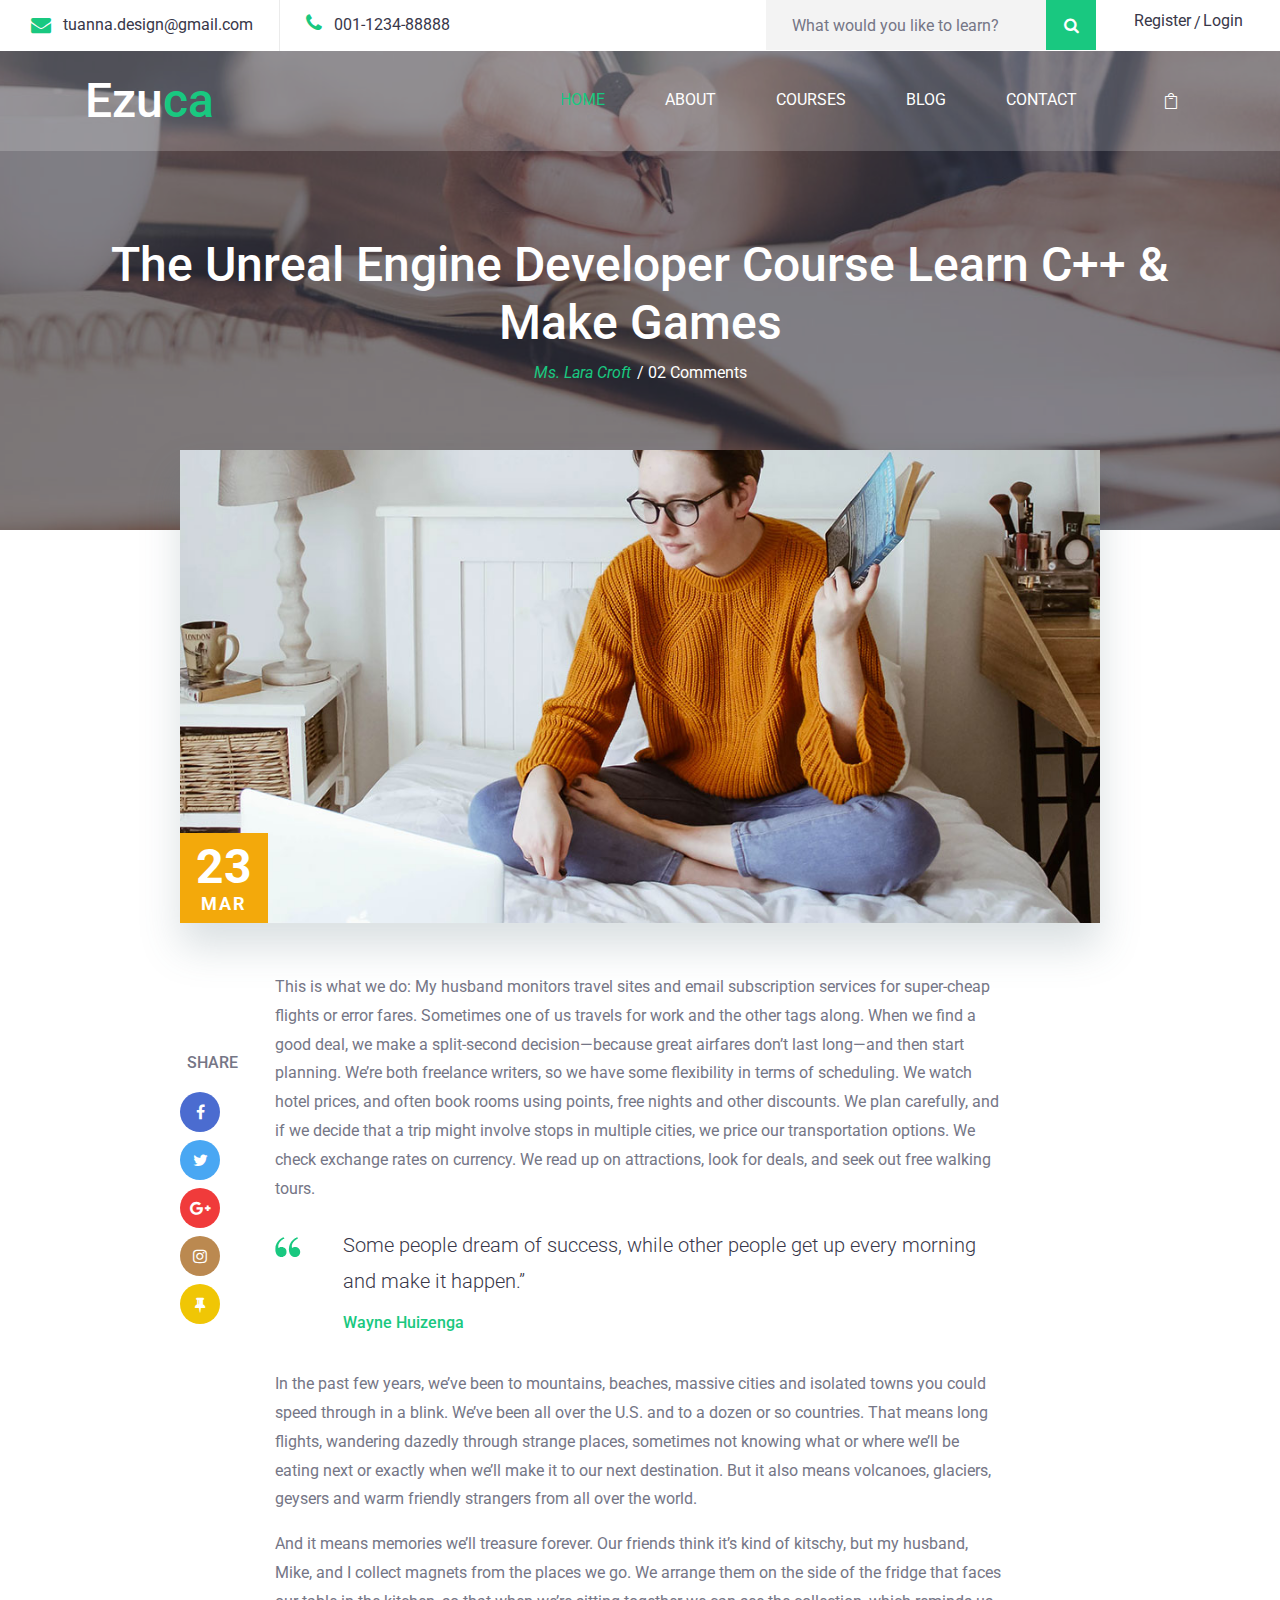
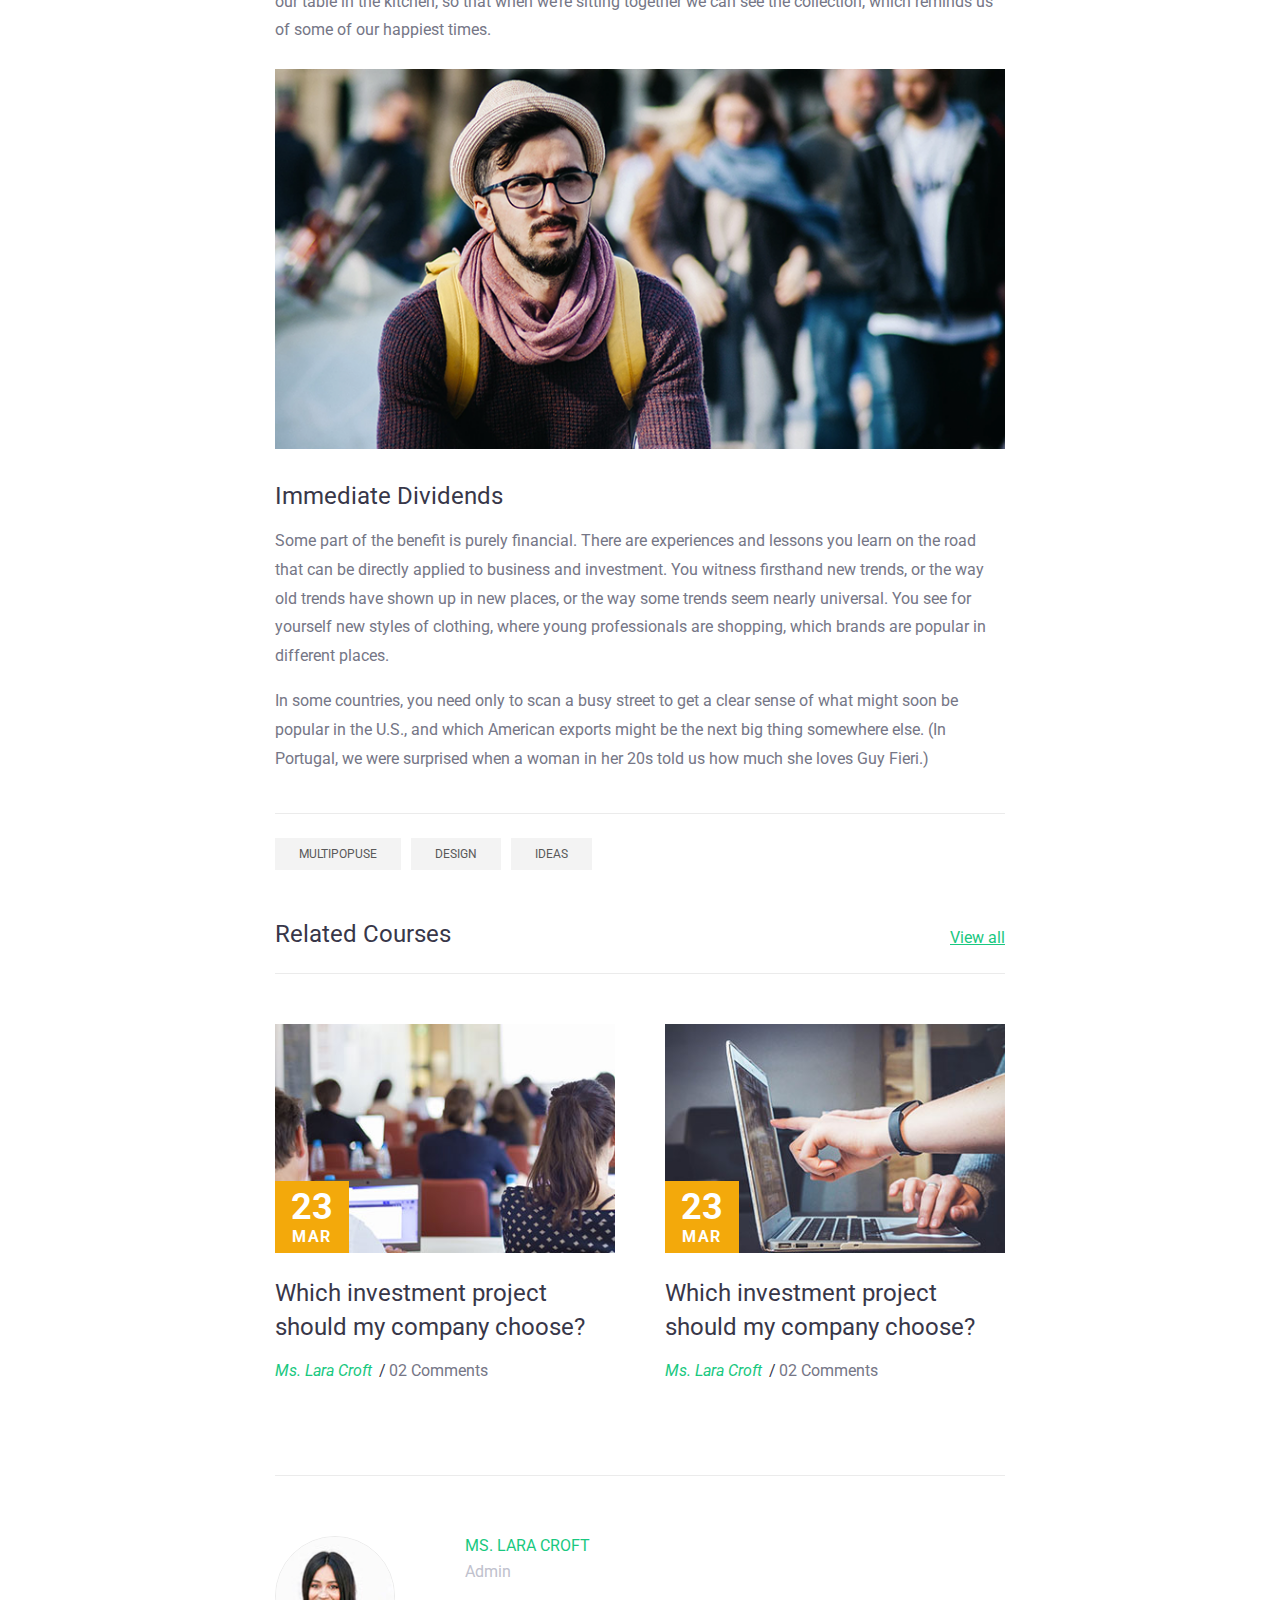
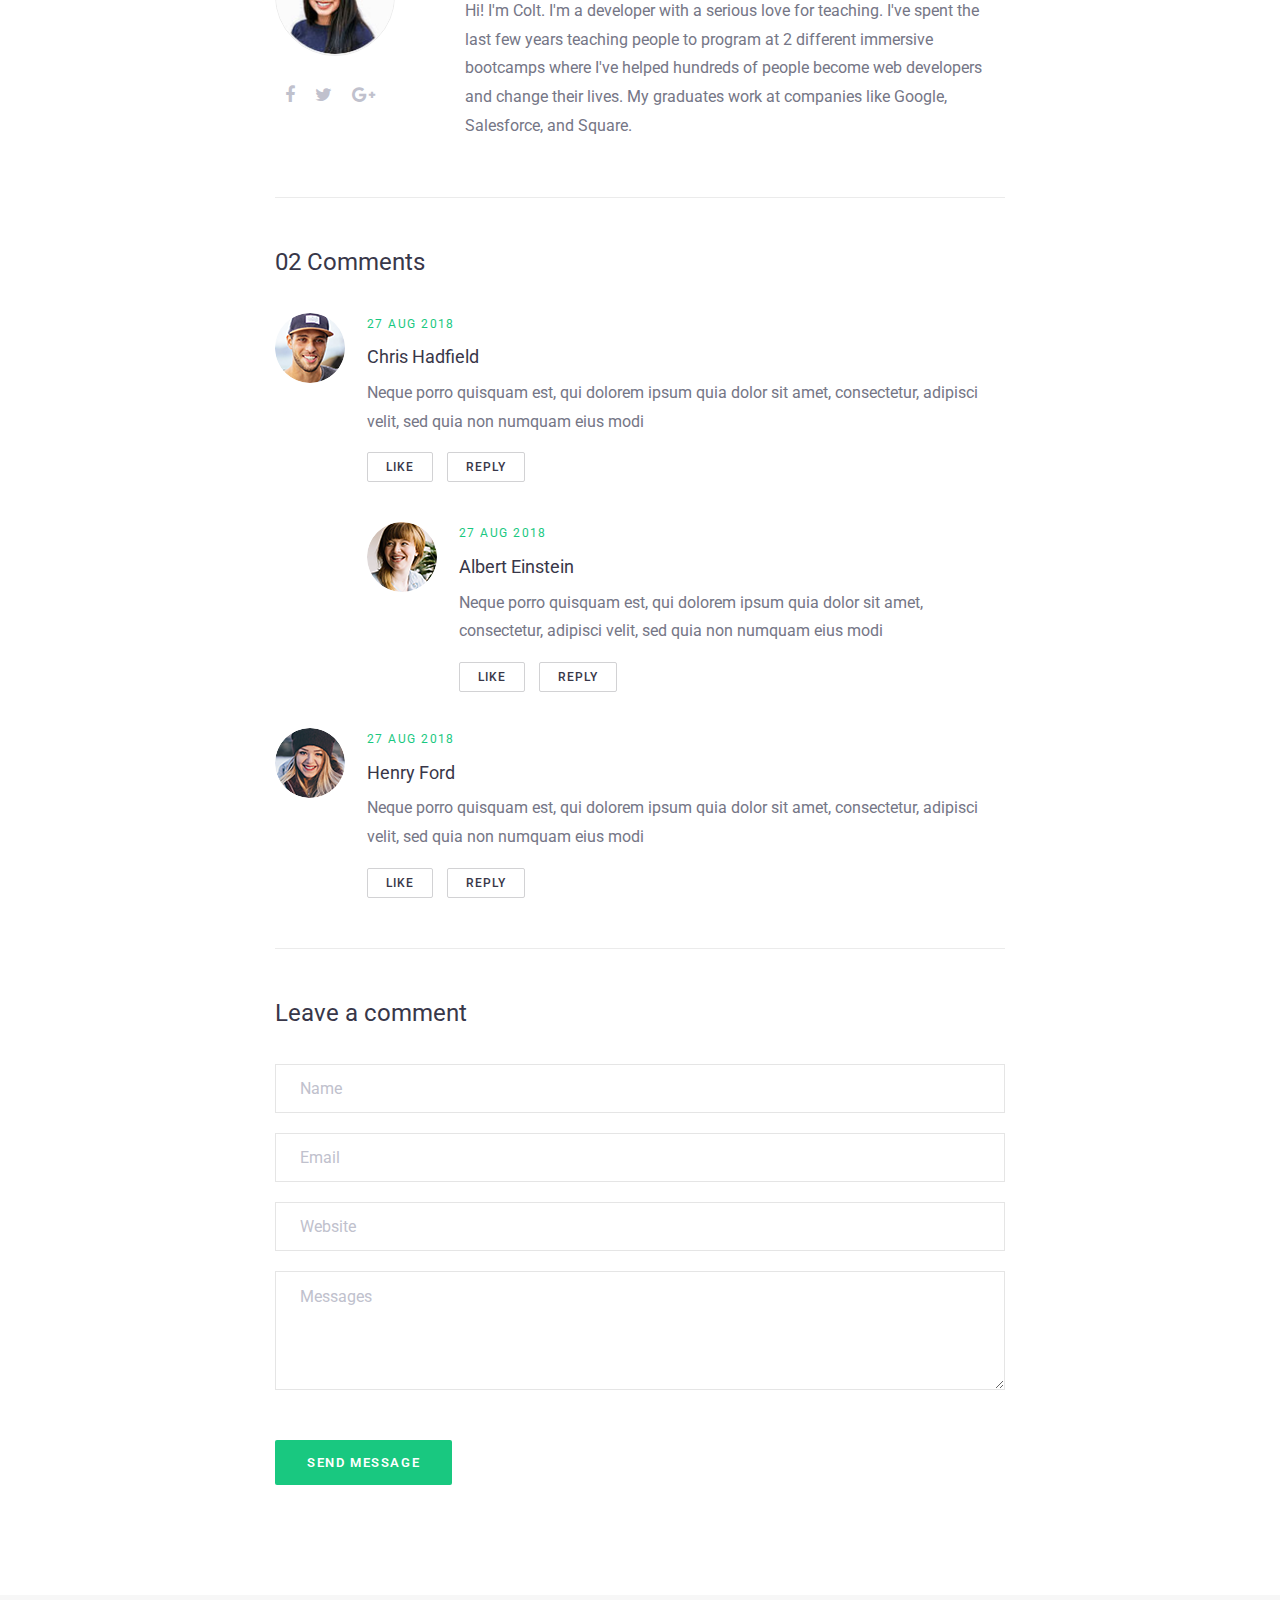
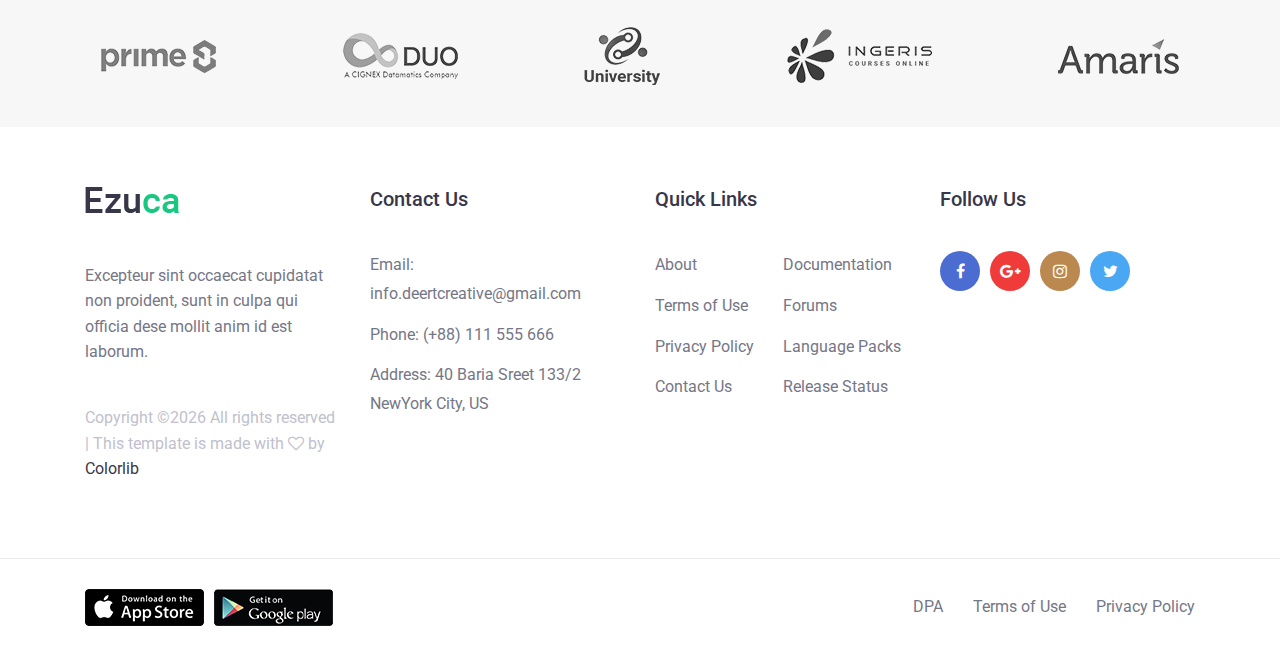
<file: single-post.html>
<!DOCTYPE html>
<html lang="en">
<head>
    <title>Hello World</title>

    <!-- Required meta tags -->
    <meta charset="utf-8">
    <meta name="viewport" content="width=device-width, initial-scale=1, shrink-to-fit=no">

    <!-- Bootstrap CSS -->
    <link rel="stylesheet" href="css/bootstrap.min.css">

    <!-- FontAwesome CSS -->
    <link rel="stylesheet" href="css/font-awesome.min.css">

    <!-- ElegantFonts CSS -->
    <link rel="stylesheet" href="css/elegant-fonts.css">

    <!-- themify-icons CSS -->
    <link rel="stylesheet" href="css/themify-icons.css">

    <!-- Swiper CSS -->
    <link rel="stylesheet" href="css/swiper.min.css">

    <!-- Styles -->
    <link rel="stylesheet" href="style.css">
</head>
<body class="single-blog-post">
    <div class="page-header">
        <header class="site-header">
            <div class="top-header-bar">
                <div class="container-fluid">
                    <div class="row">
                        <div class="col-12 col-lg-6 d-none d-md-flex flex-wrap justify-content-center justify-content-lg-start mb-3 mb-lg-0">
                            <div class="header-bar-email d-flex align-items-center">
                                <i class="fa fa-envelope"></i><a href="#">tuanna.design@gmail.com</a>
                            </div><!-- .header-bar-email -->

                            <div class="header-bar-text lg-flex align-items-center">
                                <p><i class="fa fa-phone"></i>001-1234-88888 </p>
                            </div><!-- .header-bar-text -->
                        </div><!-- .col -->

                        <div class="col-12 col-lg-6 d-flex flex-wrap justify-content-center justify-content-lg-end align-items-center">
                            <div class="header-bar-search">
                                <form class="flex align-items-stretch">
                                    <input type="search" placeholder="What would you like to learn?">
                                    <button type="submit" value="" class="flex justify-content-center align-items-center"><i class="fa fa-search"></i></button>
                                </form>
                            </div><!-- .header-bar-search -->

                            <div class="header-bar-menu">
                                <ul class="flex justify-content-center align-items-center py-2 pt-md-0">
                                    <li><a href="#">Register</a></li>
                                    <li><a href="#">Login</a></li>
                                </ul>
                            </div><!-- .header-bar-menu -->
                        </div><!-- .col -->
                    </div><!-- .row -->
                </div><!-- .container-fluid -->
            </div><!-- .top-header-bar -->

            <div class="nav-bar">
                <div class="container">
                    <div class="row">
                        <div class="col-9 col-lg-3">
                            <div class="site-branding">
                                <h1 class="site-title"><a href="index.html" rel="home">Ezu<span>ca</span></a></h1>
                            </div><!-- .site-branding -->
                        </div><!-- .col -->

                        <div class="col-3 col-lg-9 flex justify-content-end align-content-center">
                            <nav class="site-navigation flex justify-content-end align-items-center">
                                <ul class="flex flex-column flex-lg-row justify-content-lg-end align-content-center">
                                    <li class="current-menu-item"><a href="index.html">Home</a></li>
                                    <li><a href="#">About</a></li>
                                    <li><a href="#">Courses</a></li>
                                    <li><a href="#">blog</a></li>
                                    <li><a href="#">Contact</a></li>
                                </ul>

                                <div class="hamburger-menu d-lg-none">
                                    <span></span>
                                    <span></span>
                                    <span></span>
                                    <span></span>
                                </div><!-- .hamburger-menu -->

                                <div class="header-bar-cart">
                                    <a href="#" class="flex justify-content-center align-items-center"><span aria-hidden="true" class="icon_bag_alt"></span></a>
                                </div><!-- .header-bar-search -->
                            </nav><!-- .site-navigation -->
                        </div><!-- .col -->
                    </div><!-- .row -->
                </div><!-- .container -->
            </div><!-- .nav-bar -->
        </header><!-- .site-header -->

        <div class="page-header-overlay">
            <div class="container">
                <div class="row">
                    <div class="col-12">
                        <header class="entry-header">
                            <h1 class="entry-title">The Unreal Engine Developer Course Learn C++ & Make Games</h1>

                            <div class="entry-meta flex justify-content-center align-items-center">
                                <div class="post-author"><a href="#">Ms. Lara Croft </a></div>

                                <div class="post-comments"><a href="#">02 Comments</a></div>
                            </div><!-- .entry-meta -->
                        </header><!-- .entry-header -->
                    </div><!-- .col -->
                </div><!-- .row -->
            </div><!-- .container -->
        </div><!-- .page-header-overlay -->
    </div><!-- .page-header -->

    <div class="container">
        <div class="row">
            <div class="col-12 offset-lg-1 col-lg-10">
                <div class="featured-image">
                    <img src="images/single-post.jpg" alt="">

                    <div class="posted-date position-absolute">
                        <div class="day">23</div>
                        <div class="month">mar</div>
                    </div><!-- .posted-date -->
                </div><!-- .featured-image -->
            </div><!-- .col -->
        </div><!-- .row -->

        <div class="row">
            <div class="col-12 offset-lg-1 col-lg-1">
                <div class="post-share">
                    <h3>share</h3>

                    <ul class="flex flex-wrap align-items-center p-0 m-0">
                        <li><a href="#"><i class="fa fa-facebook"></i></a></li>
                        <li><a href="#"><i class="fa fa-twitter"></i></a></li>
                        <li><a href="#"><i class="fa fa-google-plus"></i></a></li>
                        <li><a href="#"><i class="fa fa-instagram"></i></a></li>
                        <li><a href="#"><i class="fa fa-thumb-tack"></i></a></li>
                    </ul>
                </div><!-- .post-share -->
            </div><!-- .col -->

            <div class="col-12 col-lg-8">
                <div class="single-post-wrap">
                    <p>This is what we do: My husband monitors travel sites and email subscription services for super-cheap flights or error fares. Sometimes one of us travels for work and the other tags along. When we find a good deal, we make a split-second decision—because great airfares don’t last long—and then start planning. We’re both freelance writers, so we have some flexibility in terms of scheduling. We watch hotel prices, and often book rooms using points, free nights and other discounts. We plan carefully, and if we decide that a trip might involve stops in multiple cities, we price our transportation options. We check exchange rates on currency. We read up on attractions, look for deals, and seek out free walking tours.</p>

                    <blockquote>
                        Some people dream of success, while other people get up every morning and make it happen.”

                        <span>Wayne Huizenga</span>
                    </blockquote>

                    <p>In the past few years, we’ve been to mountains, beaches, massive cities and isolated towns you could speed through in a blink. We’ve been all over the U.S. and to a dozen or so countries. That means long flights, wandering dazedly through strange places, sometimes not knowing what or where we’ll be eating next or exactly when we’ll make it to our next destination. But it also means volcanoes, glaciers, geysers and warm friendly strangers from all over the world.</p>

                    <p>And it means memories we’ll treasure forever. Our friends think it’s kind of kitschy, but my husband, Mike, and I collect magnets from the places we go. We arrange them on the side of the fridge that faces our table in the kitchen, so that when we’re sitting together we can see the collection, which reminds us of some of our happiest times.</p>

                    <figure class="my-4"><img src="images/blog-post-img.png" alt=""></figure>

                    <h3 class="mb-3">Immediate Dividends</h3>

                    <p>Some part of the benefit is purely financial. There are experiences and lessons you learn on the road that can be directly applied to business and investment. You witness firsthand new trends, or the way old trends have shown up in new places, or the way some trends seem nearly universal. You see for yourself new styles of clothing, where young professionals are shopping, which brands are popular in different places. </p>

                    <p>In some countries, you need only to scan a busy street to get a clear sense of what might soon be popular in the U.S., and which American exports might be the next big thing somewhere else. (In Portugal, we were surprised when a woman in her 20s told us how much she loves Guy Fieri.)</p>
                </div><!-- .single-post-wrap -->

                <div class="tags-links mt-4">
                    <ul class="d-flex flex-wrap align-items-center p-0 m-0">
                        <li><a href="#">Multipopuse</a></li>
                        <li><a href="#">Design</a></li>
                        <li><a href="#">Ideas</a></li>
                    </ul>
                </div><!-- .tags-links -->

                <div class="related-blog-posts">
                    <header class="entry-heading flex flex-wrap justify-content-between align-items-center">
                        <h2 class="entry-title">Related Courses</h2>

                        <a href="#">View all</a>
                    </header><!-- .entry-heading -->

                    <div class="row mx-m-25">
                        <div class="col-12 col-lg-6 px-25">
                            <div class="blog-post-content">
                                <figure class="blog-post-thumbnail position-relative m-0">
                                    <a href="#"><img src="images/b-5.jpg" alt=""></a>

                                    <div class="posted-date position-absolute">
                                        <div class="day">23</div>
                                        <div class="month">mar</div>
                                    </div>
                                </figure><!-- .blog-post-thumbnail -->

                                <div class="blog-post-content-wrap">
                                    <header class="entry-header">
                                        <h2 class="entry-title"><a href="#">Which investment project should my company choose?</a></h2>

                                        <div class="entry-meta flex flex-wrap align-items-center">
                                            <div class="post-author"><a href="#">Ms. Lara Croft </a></div>

                                            <div class="post-comments"><a href="#">02 Comments</a></div>
                                        </div><!-- .entry-meta -->
                                    </header><!-- .entry-header -->
                                </div><!-- .blog-post-content-wrap -->
                            </div><!-- .blog-post-content -->
                        </div><!-- .col -->

                        <div class="col-12 col-lg-6 px-25">
                            <div class="blog-post-content">
                                <figure class="blog-post-thumbnail position-relative m-0">
                                    <a href="#"><img src="images/b-6.jpg" alt=""></a>

                                    <div class="posted-date position-absolute">
                                        <div class="day">23</div>
                                        <div class="month">mar</div>
                                    </div>
                                </figure><!-- .blog-post-thumbnail -->

                                <div class="blog-post-content-wrap">
                                    <header class="entry-header">
                                        <h2 class="entry-title"><a href="#">Which investment project should my company choose?</a></h2>

                                        <div class="entry-meta flex flex-wrap align-items-center">
                                            <div class="post-author"><a href="#">Ms. Lara Croft </a></div>

                                            <div class="post-comments"><a href="#">02 Comments</a></div>
                                        </div><!-- .entry-meta -->
                                    </header><!-- .entry-header -->
                                </div><!-- .blog-post-content-wrap -->
                            </div><!-- .blog-post-content -->
                        </div><!-- .col -->
                    </div><!-- .row -->
                </div><!-- .related-course -->

                <div class="author-box">
                    <div class="author-info flex flex-wrap">
                        <div class="author-avatar">
                            <img src="images/instructor.jpg" alt="">

                            <ul class="author-social-profile p-0 m-0 mt-3 d-flex flex-wrap align-items-center">
                                <li><a href="#"><i class="fa fa-facebook"></i></a></li>
                                <li><a href="#"><i class="fa fa-twitter"></i></a></li>
                                <li><a href="#"><i class="fa fa-google-plus"></i></a></li>
                            </ul>
                        </div><!-- .author-avatar -->

                        <div class="author-details">
                            <h3 class="author-name">Ms. Lara Croft <span>Admin</span></h3>

                            <div class="entry-content mt-3">
                                <p>Hi! I'm Colt. I'm a developer with a serious love for teaching. I've spent the last few years teaching people to program at 2 different immersive bootcamps where I've helped hundreds of people become web developers and change their lives. My graduates work at companies like Google, Salesforce, and Square.</p>
                            </div><!-- .entry-content -->
                        </div><!-- .author-details -->
                    </div><!-- .author-info -->
                </div><!-- .author-box -->

                <div class="post-comments-wrap">
                    <div class="post-comments">
                        <h3 class="comments-title"><span class="comments-number">02 Comments</span></h3>

                        <ol class="comment-list">
                            <li class="comment">
                                <article class="comment-body">
                                    <figure class="comment-author-avatar">
                                        <img src="images/c-1.png" alt="">
                                    </figure><!-- .comment-author-avatar -->

                                    <div class="comment-wrap">
                                        <div class="comment-author">
                                            <span class="comment-meta d-block">
                                                <a href="#">27 Aug 2018</a>
                                            </span><!-- .comment-meta -->

                                            <span class="fn">
                                                <a href="#">Chris Hadfield</a>
                                            </span><!-- .fn -->
                                        </div><!-- .comment-author -->

                                        <p>Neque porro quisquam est, qui dolorem ipsum quia dolor sit amet, consectetur, adipisci velit, sed quia non numquam eius modi</p>

                                        <div class="reply">
                                            <a href="#">like</a>
                                            <a href="#">reply</a>
                                        </div><!-- .reply -->
                                    </div><!-- .comment-wrap -->

                                    <div class="clearfix"></div>
                                </article><!-- .comment-body -->

                                <ol class="children">
                                    <li class="comment">
                                        <article class="comment-body">
                                            <figure class="comment-author-avatar">
                                                <img src="images/c-2.png" alt="">
                                            </figure><!-- .comment-author-avatar -->

                                            <div class="comment-wrap">
                                                <div class="comment-author">
                                                    <span class="comment-meta d-block">
                                                        <a href="#">27 Aug 2018</a>
                                                    </span><!-- .comment-meta -->

                                                    <span class="fn">
                                                        <a href="#">Albert Einstein</a>
                                                    </span><!-- .fn -->
                                                </div><!-- .comment-author -->

                                                <p>Neque porro quisquam est, qui dolorem ipsum quia dolor sit amet, consectetur, adipisci velit, sed quia non numquam eius modi </p>

                                                <div class="reply">
                                                    <a href="#">like</a>
                                                    <a href="#">reply</a>
                                                </div><!-- .reply -->
                                            </div><!-- .comment-wrap -->

                                            <div class="clearfix"></div>
                                        </article><!-- .comment-body -->
                                    </li><!-- .comment -->
                                </ol><!-- .children -->
                            </li><!-- .comment -->

                            <li class="comment">
                                <article class="comment-body">
                                    <figure class="comment-author-avatar">
                                        <img src="images/c-3.png" alt="">
                                    </figure><!-- .comment-author-avatar -->

                                    <div class="comment-wrap">
                                        <div class="comment-author">
                                            <span class="comment-meta d-block">
                                                <a href="#">27 Aug 2018</a>
                                            </span><!-- .comment-meta -->

                                            <span class="fn">
                                                <a href="#">Henry Ford</a>
                                            </span><!-- .comment-autho -->
                                        </div><!-- .comment-author -->

                                        <p>Neque porro quisquam est, qui dolorem ipsum quia dolor sit amet, consectetur, adipisci velit, sed quia non numquam eius modi </p>

                                        <div class="reply">
                                            <a href="#">like</a>
                                            <a href="#">reply</a>
                                        </div><!-- .reply -->
                                    </div><!-- .comment-wrap -->

                                    <div class="clearfix"></div>
                                </article><!-- .comment-body -->
                            </li><!-- .comment -->
                        </ol><!-- .comment-list -->
                    </div><!-- .post-comments -->

                    <div class="comments-form">
                        <div class="comment-respond">
                            <h3 class="comment-reply-title">Leave a comment</h3>

                            <form class="comment-form">
                                <input type="text" placeholder="Name">
                                <input type="email" placeholder="Email">
                                <input type="url" placeholder="Website">
                                <textarea rows="4" placeholder="Messages"></textarea>
                                <input type="submit" value="send message">
                            </form><!-- .comment-form -->
                        </div><!-- .comment-respond -->
                    </div><!-- .comments-form -->
                </div><!-- .post-comments-wrap -->
            </div><!-- .col -->
        </div><!-- .row -->
    </div><!-- .container -->

    <div class="clients-logo">
        <div class="container">
            <div class="row">
                <div class="col-12 flex flex-wrap justify-content-center justify-content-lg-between align-items-center">
                    <div class="logo-wrap">
                        <img src="images/logo-1.png" alt="">
                    </div><!-- .logo-wrap -->

                    <div class="logo-wrap">
                        <img src="images/logo-2.png" alt="">
                    </div><!-- .logo-wrap -->

                    <div class="logo-wrap">
                        <img src="images/logo-3.png" alt="">
                    </div><!-- .logo-wrap -->

                    <div class="logo-wrap">
                        <img src="images/logo-4.png" alt="">
                    </div><!-- .logo-wrap -->

                    <div class="logo-wrap">
                        <img src="images/logo-5.png" alt="">
                    </div><!-- .logo-wrap -->
                </div><!-- .col -->
            </div><!-- .row -->
        </div><!-- .container -->
    </div><!-- .clients-logo -->

    <footer class="site-footer">
        <div class="footer-widgets">
            <div class="container">
                <div class="row">
                    <div class="col-12 col-md-6 col-lg-3">
                        <div class="foot-about">
                            <a class="foot-logo" href="#"><img src="images/foot-logo.png" alt=""></a>

                            <p>Excepteur sint occaecat cupidatat non proident, sunt in culpa qui officia dese mollit anim id est laborum. </p>

                            <p class="footer-copyright"><!-- Link back to Colorlib can't be removed. Template is licensed under CC BY 3.0. -->
Copyright &copy;<script>document.write(new Date().getFullYear());</script> All rights reserved | This template is made with <i class="fa fa-heart-o" aria-hidden="true"></i> by <a href="https://colorlib.com" target="_blank">Colorlib</a>
<!-- Link back to Colorlib can't be removed. Template is licensed under CC BY 3.0. --></p>
                        </div><!-- .foot-about -->
                    </div><!-- .col -->

                    <div class="col-12 col-md-6 col-lg-3 mt-5 mt-md-0">
                        <div class="foot-contact">
                            <h2>Contact Us</h2>

                            <ul>
                                <li>Email: info.deertcreative@gmail.com</li>
                                <li>Phone: (+88) 111 555 666</li>
                                <li>Address: 40 Baria Sreet 133/2 NewYork City, US</li>
                            </ul>
                        </div><!-- .foot-contact -->
                    </div><!-- .col -->

                    <div class="col-12 col-md-6 col-lg-3 mt-5 mt-lg-0">
                        <div class="quick-links flex flex-wrap">
                            <h2 class="w-100">Quick Links</h2>

                            <ul class="w-50">
                                <li><a href="#">About </a></li>
                                <li><a href="#">Terms of Use </a></li>
                                <li><a href="#">Privacy Policy </a></li>
                                <li><a href="#">Contact Us</a></li>
                            </ul>

                            <ul class="w-50">
                                <li><a href="#">Documentation</a></li>
                                <li><a href="#">Forums</a></li>
                                <li><a href="#">Language Packs</a></li>
                                <li><a href="#">Release Status</a></li>
                            </ul>
                        </div><!-- .quick-links -->
                    </div><!-- .col -->

                    <div class="col-12 col-md-6 col-lg-3 mt-5 mt-lg-0">
                        <div class="follow-us">
                            <h2>Follow Us</h2>

                            <ul class="follow-us flex flex-wrap align-items-center">
                                <li><a href="#"><i class="fa fa-facebook"></i></a></li>
                                <li><a href="#"><i class="fa fa-google-plus"></i></a></li>
                                <li><a href="#"><i class="fa fa-instagram"></i></a></li>
                                <li><a href="#"><i class="fa fa-twitter"></i></a></li>
                            </ul>
                        </div><!-- .quick-links -->
                    </div><!-- .col -->
                </div><!-- .row -->
            </div><!-- .container -->
        </div><!-- .footer-widgets -->

        <div class="footer-bar">
            <div class="container">
                <div class="row flex-wrap justify-content-center justify-content-lg-between align-items-center">
                    <div class="col-12 col-lg-6">
                        <div class="download-apps flex flex-wrap justify-content-center justify-content-lg-start align-items-center">
                            <a href="#"><img src="images/app-store.png" alt=""></a>
                            <a href="#"><img src="images/play-store.png" alt=""></a>
                        </div><!-- .download-apps -->

                    </div>

                    <div class="col-12 col-lg-6 mt-4 mt-lg-0">
                        <div class="footer-bar-nav">
                            <ul class="flex flex-wrap justify-content-center justify-content-lg-end align-items-center">
                                <li><a href="#">DPA</a></li>
                                <li><a href="#">Terms of Use</a></li>
                                <li><a href="#">Privacy Policy</a></li>
                            </ul>
                        </div><!-- .footer-bar-nav -->
                    </div><!-- .col-12 -->
                </div><!-- .row -->
            </div><!-- .container -->
        </div><!-- .footer-bar -->
    </footer><!-- .site-footer -->

    <script type='text/javascript' src='js/jquery.js'></script>
    <script type='text/javascript' src='js/swiper.min.js'></script>
    <script type='text/javascript' src='js/masonry.pkgd.min.js'></script>
    <script type='text/javascript' src='js/jquery.collapsible.min.js'></script>
    <script type='text/javascript' src='js/custom.js'></script>

</body>
</html>
</file>
<file: css/elegant-fonts.css>
@font-face {
	font-family: 'ElegantIcons';
	src:url('../fonts/ElegantIcons.eot');
	src:url('../fonts/ElegantIcons.eot?#iefix') format('embedded-opentype'),
		url('../fonts/ElegantIcons.woff') format('woff'),
		url('../fonts/ElegantIcons.ttf') format('truetype'),
		url('../fonts/ElegantIcons.svg#ElegantIcons') format('svg');
	font-weight: normal;
	font-style: normal;
}

/* Use the following CSS code if you want to use data attributes for inserting your icons */
[data-icon]:before {
	font-family: 'ElegantIcons';
	content: attr(data-icon);
	speak: none;
	font-weight: normal;
	font-variant: normal;
	text-transform: none;
	line-height: 1;
	-webkit-font-smoothing: antialiased;
	-moz-osx-font-smoothing: grayscale;
}

/* Use the following CSS code if you want to have a class per icon */
/*
Instead of a list of all class selectors,
you can use the generic selector below, but it's slower:
[class*="your-class-prefix"] {
*/
.arrow_up, .arrow_down, .arrow_left, .arrow_right, .arrow_left-up, .arrow_right-up, .arrow_right-down, .arrow_left-down, .arrow-up-down, .arrow_up-down_alt, .arrow_left-right_alt, .arrow_left-right, .arrow_expand_alt2, .arrow_expand_alt, .arrow_condense, .arrow_expand, .arrow_move, .arrow_carrot-up, .arrow_carrot-down, .arrow_carrot-left, .arrow_carrot-right, .arrow_carrot-2up, .arrow_carrot-2down, .arrow_carrot-2left, .arrow_carrot-2right, .arrow_carrot-up_alt2, .arrow_carrot-down_alt2, .arrow_carrot-left_alt2, .arrow_carrot-right_alt2, .arrow_carrot-2up_alt2, .arrow_carrot-2down_alt2, .arrow_carrot-2left_alt2, .arrow_carrot-2right_alt2, .arrow_triangle-up, .arrow_triangle-down, .arrow_triangle-left, .arrow_triangle-right, .arrow_triangle-up_alt2, .arrow_triangle-down_alt2, .arrow_triangle-left_alt2, .arrow_triangle-right_alt2, .arrow_back, .icon_minus-06, .icon_plus, .icon_close, .icon_check, .icon_minus_alt2, .icon_plus_alt2, .icon_close_alt2, .icon_check_alt2, .icon_zoom-out_alt, .icon_zoom-in_alt, .icon_search, .icon_box-empty, .icon_box-selected, .icon_minus-box, .icon_plus-box, .icon_box-checked, .icon_circle-empty, .icon_circle-slelected, .icon_stop_alt2, .icon_stop, .icon_pause_alt2, .icon_pause, .icon_menu, .icon_menu-square_alt2, .icon_menu-circle_alt2, .icon_ul, .icon_ol, .icon_adjust-horiz, .icon_adjust-vert, .icon_document_alt, .icon_documents_alt, .icon_pencil, .icon_pencil-edit_alt, .icon_pencil-edit, .icon_folder-alt, .icon_folder-open_alt, .icon_folder-add_alt, .icon_info_alt, .icon_error-oct_alt, .icon_error-circle_alt, .icon_error-triangle_alt, .icon_question_alt2, .icon_question, .icon_comment_alt, .icon_chat_alt, .icon_vol-mute_alt, .icon_volume-low_alt, .icon_volume-high_alt, .icon_quotations, .icon_quotations_alt2, .icon_clock_alt, .icon_lock_alt, .icon_lock-open_alt, .icon_key_alt, .icon_cloud_alt, .icon_cloud-upload_alt, .icon_cloud-download_alt, .icon_image, .icon_images, .icon_lightbulb_alt, .icon_gift_alt, .icon_house_alt, .icon_genius, .icon_mobile, .icon_tablet, .icon_laptop, .icon_desktop, .icon_camera_alt, .icon_mail_alt, .icon_cone_alt, .icon_ribbon_alt, .icon_bag_alt, .icon_creditcard, .icon_cart_alt, .icon_paperclip, .icon_tag_alt, .icon_tags_alt, .icon_trash_alt, .icon_cursor_alt, .icon_mic_alt, .icon_compass_alt, .icon_pin_alt, .icon_pushpin_alt, .icon_map_alt, .icon_drawer_alt, .icon_toolbox_alt, .icon_book_alt, .icon_calendar, .icon_film, .icon_table, .icon_contacts_alt, .icon_headphones, .icon_lifesaver, .icon_piechart, .icon_refresh, .icon_link_alt, .icon_link, .icon_loading, .icon_blocked, .icon_archive_alt, .icon_heart_alt, .icon_star_alt, .icon_star-half_alt, .icon_star, .icon_star-half, .icon_tools, .icon_tool, .icon_cog, .icon_cogs, .arrow_up_alt, .arrow_down_alt, .arrow_left_alt, .arrow_right_alt, .arrow_left-up_alt, .arrow_right-up_alt, .arrow_right-down_alt, .arrow_left-down_alt, .arrow_condense_alt, .arrow_expand_alt3, .arrow_carrot_up_alt, .arrow_carrot-down_alt, .arrow_carrot-left_alt, .arrow_carrot-right_alt, .arrow_carrot-2up_alt, .arrow_carrot-2dwnn_alt, .arrow_carrot-2left_alt, .arrow_carrot-2right_alt, .arrow_triangle-up_alt, .arrow_triangle-down_alt, .arrow_triangle-left_alt, .arrow_triangle-right_alt, .icon_minus_alt, .icon_plus_alt, .icon_close_alt, .icon_check_alt, .icon_zoom-out, .icon_zoom-in, .icon_stop_alt, .icon_menu-square_alt, .icon_menu-circle_alt, .icon_document, .icon_documents, .icon_pencil_alt, .icon_folder, .icon_folder-open, .icon_folder-add, .icon_folder_upload, .icon_folder_download, .icon_info, .icon_error-circle, .icon_error-oct, .icon_error-triangle, .icon_question_alt, .icon_comment, .icon_chat, .icon_vol-mute, .icon_volume-low, .icon_volume-high, .icon_quotations_alt, .icon_clock, .icon_lock, .icon_lock-open, .icon_key, .icon_cloud, .icon_cloud-upload, .icon_cloud-download, .icon_lightbulb, .icon_gift, .icon_house, .icon_camera, .icon_mail, .icon_cone, .icon_ribbon, .icon_bag, .icon_cart, .icon_tag, .icon_tags, .icon_trash, .icon_cursor, .icon_mic, .icon_compass, .icon_pin, .icon_pushpin, .icon_map, .icon_drawer, .icon_toolbox, .icon_book, .icon_contacts, .icon_archive, .icon_heart, .icon_profile, .icon_group, .icon_grid-2x2, .icon_grid-3x3, .icon_music, .icon_pause_alt, .icon_phone, .icon_upload, .icon_download, .social_facebook, .social_twitter, .social_pinterest, .social_googleplus, .social_tumblr, .social_tumbleupon, .social_wordpress, .social_instagram, .social_dribbble, .social_vimeo, .social_linkedin, .social_rss, .social_deviantart, .social_share, .social_myspace, .social_skype, .social_youtube, .social_picassa, .social_googledrive, .social_flickr, .social_blogger, .social_spotify, .social_delicious, .social_facebook_circle, .social_twitter_circle, .social_pinterest_circle, .social_googleplus_circle, .social_tumblr_circle, .social_stumbleupon_circle, .social_wordpress_circle, .social_instagram_circle, .social_dribbble_circle, .social_vimeo_circle, .social_linkedin_circle, .social_rss_circle, .social_deviantart_circle, .social_share_circle, .social_myspace_circle, .social_skype_circle, .social_youtube_circle, .social_picassa_circle, .social_googledrive_alt2, .social_flickr_circle, .social_blogger_circle, .social_spotify_circle, .social_delicious_circle, .social_facebook_square, .social_twitter_square, .social_pinterest_square, .social_googleplus_square, .social_tumblr_square, .social_stumbleupon_square, .social_wordpress_square, .social_instagram_square, .social_dribbble_square, .social_vimeo_square, .social_linkedin_square, .social_rss_square, .social_deviantart_square, .social_share_square, .social_myspace_square, .social_skype_square, .social_youtube_square, .social_picassa_square, .social_googledrive_square, .social_flickr_square, .social_blogger_square, .social_spotify_square, .social_delicious_square, .icon_printer, .icon_calulator, .icon_building, .icon_floppy, .icon_drive, .icon_search-2, .icon_id, .icon_id-2, .icon_puzzle, .icon_like, .icon_dislike, .icon_mug, .icon_currency, .icon_wallet, .icon_pens, .icon_easel, .icon_flowchart, .icon_datareport, .icon_briefcase, .icon_shield, .icon_percent, .icon_globe, .icon_globe-2, .icon_target, .icon_hourglass, .icon_balance, .icon_rook, .icon_printer-alt, .icon_calculator_alt, .icon_building_alt, .icon_floppy_alt, .icon_drive_alt, .icon_search_alt, .icon_id_alt, .icon_id-2_alt, .icon_puzzle_alt, .icon_like_alt, .icon_dislike_alt, .icon_mug_alt, .icon_currency_alt, .icon_wallet_alt, .icon_pens_alt, .icon_easel_alt, .icon_flowchart_alt, .icon_datareport_alt, .icon_briefcase_alt, .icon_shield_alt, .icon_percent_alt, .icon_globe_alt, .icon_clipboard {
	font-family: 'ElegantIcons';
	speak: none;
	font-style: normal;
	font-weight: normal;
	font-variant: normal;
	text-transform: none;
	line-height: 1;
	-webkit-font-smoothing: antialiased;
}
.arrow_up:before {
	content: "\21";
}
.arrow_down:before {
	content: "\22";
}
.arrow_left:before {
	content: "\23";
}
.arrow_right:before {
	content: "\24";
}
.arrow_left-up:before {
	content: "\25";
}
.arrow_right-up:before {
	content: "\26";
}
.arrow_right-down:before {
	content: "\27";
}
.arrow_left-down:before {
	content: "\28";
}
.arrow-up-down:before {
	content: "\29";
}
.arrow_up-down_alt:before {
	content: "\2a";
}
.arrow_left-right_alt:before {
	content: "\2b";
}
.arrow_left-right:before {
	content: "\2c";
}
.arrow_expand_alt2:before {
	content: "\2d";
}
.arrow_expand_alt:before {
	content: "\2e";
}
.arrow_condense:before {
	content: "\2f";
}
.arrow_expand:before {
	content: "\30";
}
.arrow_move:before {
	content: "\31";
}
.arrow_carrot-up:before {
	content: "\32";
}
.arrow_carrot-down:before {
	content: "\33";
}
.arrow_carrot-left:before {
	content: "\34";
}
.arrow_carrot-right:before {
	content: "\35";
}
.arrow_carrot-2up:before {
	content: "\36";
}
.arrow_carrot-2down:before {
	content: "\37";
}
.arrow_carrot-2left:before {
	content: "\38";
}
.arrow_carrot-2right:before {
	content: "\39";
}
.arrow_carrot-up_alt2:before {
	content: "\3a";
}
.arrow_carrot-down_alt2:before {
	content: "\3b";
}
.arrow_carrot-left_alt2:before {
	content: "\3c";
}
.arrow_carrot-right_alt2:before {
	content: "\3d";
}
.arrow_carrot-2up_alt2:before {
	content: "\3e";
}
.arrow_carrot-2down_alt2:before {
	content: "\3f";
}
.arrow_carrot-2left_alt2:before {
	content: "\40";
}
.arrow_carrot-2right_alt2:before {
	content: "\41";
}
.arrow_triangle-up:before {
	content: "\42";
}
.arrow_triangle-down:before {
	content: "\43";
}
.arrow_triangle-left:before {
	content: "\44";
}
.arrow_triangle-right:before {
	content: "\45";
}
.arrow_triangle-up_alt2:before {
	content: "\46";
}
.arrow_triangle-down_alt2:before {
	content: "\47";
}
.arrow_triangle-left_alt2:before {
	content: "\48";
}
.arrow_triangle-right_alt2:before {
	content: "\49";
}
.arrow_back:before {
	content: "\4a";
}
.icon_minus-06:before {
	content: "\4b";
}
.icon_plus:before {
	content: "\4c";
}
.icon_close:before {
	content: "\4d";
}
.icon_check:before {
	content: "\4e";
}
.icon_minus_alt2:before {
	content: "\4f";
}
.icon_plus_alt2:before {
	content: "\50";
}
.icon_close_alt2:before {
	content: "\51";
}
.icon_check_alt2:before {
	content: "\52";
}
.icon_zoom-out_alt:before {
	content: "\53";
}
.icon_zoom-in_alt:before {
	content: "\54";
}
.icon_search:before {
	content: "\55";
}
.icon_box-empty:before {
	content: "\56";
}
.icon_box-selected:before {
	content: "\57";
}
.icon_minus-box:before {
	content: "\58";
}
.icon_plus-box:before {
	content: "\59";
}
.icon_box-checked:before {
	content: "\5a";
}
.icon_circle-empty:before {
	content: "\5b";
}
.icon_circle-slelected:before {
	content: "\5c";
}
.icon_stop_alt2:before {
	content: "\5d";
}
.icon_stop:before {
	content: "\5e";
}
.icon_pause_alt2:before {
	content: "\5f";
}
.icon_pause:before {
	content: "\60";
}
.icon_menu:before {
	content: "\61";
}
.icon_menu-square_alt2:before {
	content: "\62";
}
.icon_menu-circle_alt2:before {
	content: "\63";
}
.icon_ul:before {
	content: "\64";
}
.icon_ol:before {
	content: "\65";
}
.icon_adjust-horiz:before {
	content: "\66";
}
.icon_adjust-vert:before {
	content: "\67";
}
.icon_document_alt:before {
	content: "\68";
}
.icon_documents_alt:before {
	content: "\69";
}
.icon_pencil:before {
	content: "\6a";
}
.icon_pencil-edit_alt:before {
	content: "\6b";
}
.icon_pencil-edit:before {
	content: "\6c";
}
.icon_folder-alt:before {
	content: "\6d";
}
.icon_folder-open_alt:before {
	content: "\6e";
}
.icon_folder-add_alt:before {
	content: "\6f";
}
.icon_info_alt:before {
	content: "\70";
}
.icon_error-oct_alt:before {
	content: "\71";
}
.icon_error-circle_alt:before {
	content: "\72";
}
.icon_error-triangle_alt:before {
	content: "\73";
}
.icon_question_alt2:before {
	content: "\74";
}
.icon_question:before {
	content: "\75";
}
.icon_comment_alt:before {
	content: "\76";
}
.icon_chat_alt:before {
	content: "\77";
}
.icon_vol-mute_alt:before {
	content: "\78";
}
.icon_volume-low_alt:before {
	content: "\79";
}
.icon_volume-high_alt:before {
	content: "\7a";
}
.icon_quotations:before {
	content: "\7b";
}
.icon_quotations_alt2:before {
	content: "\7c";
}
.icon_clock_alt:before {
	content: "\7d";
}
.icon_lock_alt:before {
	content: "\7e";
}
.icon_lock-open_alt:before {
	content: "\e000";
}
.icon_key_alt:before {
	content: "\e001";
}
.icon_cloud_alt:before {
	content: "\e002";
}
.icon_cloud-upload_alt:before {
	content: "\e003";
}
.icon_cloud-download_alt:before {
	content: "\e004";
}
.icon_image:before {
	content: "\e005";
}
.icon_images:before {
	content: "\e006";
}
.icon_lightbulb_alt:before {
	content: "\e007";
}
.icon_gift_alt:before {
	content: "\e008";
}
.icon_house_alt:before {
	content: "\e009";
}
.icon_genius:before {
	content: "\e00a";
}
.icon_mobile:before {
	content: "\e00b";
}
.icon_tablet:before {
	content: "\e00c";
}
.icon_laptop:before {
	content: "\e00d";
}
.icon_desktop:before {
	content: "\e00e";
}
.icon_camera_alt:before {
	content: "\e00f";
}
.icon_mail_alt:before {
	content: "\e010";
}
.icon_cone_alt:before {
	content: "\e011";
}
.icon_ribbon_alt:before {
	content: "\e012";
}
.icon_bag_alt:before {
	content: "\e013";
}
.icon_creditcard:before {
	content: "\e014";
}
.icon_cart_alt:before {
	content: "\e015";
}
.icon_paperclip:before {
	content: "\e016";
}
.icon_tag_alt:before {
	content: "\e017";
}
.icon_tags_alt:before {
	content: "\e018";
}
.icon_trash_alt:before {
	content: "\e019";
}
.icon_cursor_alt:before {
	content: "\e01a";
}
.icon_mic_alt:before {
	content: "\e01b";
}
.icon_compass_alt:before {
	content: "\e01c";
}
.icon_pin_alt:before {
	content: "\e01d";
}
.icon_pushpin_alt:before {
	content: "\e01e";
}
.icon_map_alt:before {
	content: "\e01f";
}
.icon_drawer_alt:before {
	content: "\e020";
}
.icon_toolbox_alt:before {
	content: "\e021";
}
.icon_book_alt:before {
	content: "\e022";
}
.icon_calendar:before {
	content: "\e023";
}
.icon_film:before {
	content: "\e024";
}
.icon_table:before {
	content: "\e025";
}
.icon_contacts_alt:before {
	content: "\e026";
}
.icon_headphones:before {
	content: "\e027";
}
.icon_lifesaver:before {
	content: "\e028";
}
.icon_piechart:before {
	content: "\e029";
}
.icon_refresh:before {
	content: "\e02a";
}
.icon_link_alt:before {
	content: "\e02b";
}
.icon_link:before {
	content: "\e02c";
}
.icon_loading:before {
	content: "\e02d";
}
.icon_blocked:before {
	content: "\e02e";
}
.icon_archive_alt:before {
	content: "\e02f";
}
.icon_heart_alt:before {
	content: "\e030";
}
.icon_star_alt:before {
	content: "\e031";
}
.icon_star-half_alt:before {
	content: "\e032";
}
.icon_star:before {
	content: "\e033";
}
.icon_star-half:before {
	content: "\e034";
}
.icon_tools:before {
	content: "\e035";
}
.icon_tool:before {
	content: "\e036";
}
.icon_cog:before {
	content: "\e037";
}
.icon_cogs:before {
	content: "\e038";
}
.arrow_up_alt:before {
	content: "\e039";
}
.arrow_down_alt:before {
	content: "\e03a";
}
.arrow_left_alt:before {
	content: "\e03b";
}
.arrow_right_alt:before {
	content: "\e03c";
}
.arrow_left-up_alt:before {
	content: "\e03d";
}
.arrow_right-up_alt:before {
	content: "\e03e";
}
.arrow_right-down_alt:before {
	content: "\e03f";
}
.arrow_left-down_alt:before {
	content: "\e040";
}
.arrow_condense_alt:before {
	content: "\e041";
}
.arrow_expand_alt3:before {
	content: "\e042";
}
.arrow_carrot_up_alt:before {
	content: "\e043";
}
.arrow_carrot-down_alt:before {
	content: "\e044";
}
.arrow_carrot-left_alt:before {
	content: "\e045";
}
.arrow_carrot-right_alt:before {
	content: "\e046";
}
.arrow_carrot-2up_alt:before {
	content: "\e047";
}
.arrow_carrot-2dwnn_alt:before {
	content: "\e048";
}
.arrow_carrot-2left_alt:before {
	content: "\e049";
}
.arrow_carrot-2right_alt:before {
	content: "\e04a";
}
.arrow_triangle-up_alt:before {
	content: "\e04b";
}
.arrow_triangle-down_alt:before {
	content: "\e04c";
}
.arrow_triangle-left_alt:before {
	content: "\e04d";
}
.arrow_triangle-right_alt:before {
	content: "\e04e";
}
.icon_minus_alt:before {
	content: "\e04f";
}
.icon_plus_alt:before {
	content: "\e050";
}
.icon_close_alt:before {
	content: "\e051";
}
.icon_check_alt:before {
	content: "\e052";
}
.icon_zoom-out:before {
	content: "\e053";
}
.icon_zoom-in:before {
	content: "\e054";
}
.icon_stop_alt:before {
	content: "\e055";
}
.icon_menu-square_alt:before {
	content: "\e056";
}
.icon_menu-circle_alt:before {
	content: "\e057";
}
.icon_document:before {
	content: "\e058";
}
.icon_documents:before {
	content: "\e059";
}
.icon_pencil_alt:before {
	content: "\e05a";
}
.icon_folder:before {
	content: "\e05b";
}
.icon_folder-open:before {
	content: "\e05c";
}
.icon_folder-add:before {
	content: "\e05d";
}
.icon_folder_upload:before {
	content: "\e05e";
}
.icon_folder_download:before {
	content: "\e05f";
}
.icon_info:before {
	content: "\e060";
}
.icon_error-circle:before {
	content: "\e061";
}
.icon_error-oct:before {
	content: "\e062";
}
.icon_error-triangle:before {
	content: "\e063";
}
.icon_question_alt:before {
	content: "\e064";
}
.icon_comment:before {
	content: "\e065";
}
.icon_chat:before {
	content: "\e066";
}
.icon_vol-mute:before {
	content: "\e067";
}
.icon_volume-low:before {
	content: "\e068";
}
.icon_volume-high:before {
	content: "\e069";
}
.icon_quotations_alt:before {
	content: "\e06a";
}
.icon_clock:before {
	content: "\e06b";
}
.icon_lock:before {
	content: "\e06c";
}
.icon_lock-open:before {
	content: "\e06d";
}
.icon_key:before {
	content: "\e06e";
}
.icon_cloud:before {
	content: "\e06f";
}
.icon_cloud-upload:before {
	content: "\e070";
}
.icon_cloud-download:before {
	content: "\e071";
}
.icon_lightbulb:before {
	content: "\e072";
}
.icon_gift:before {
	content: "\e073";
}
.icon_house:before {
	content: "\e074";
}
.icon_camera:before {
	content: "\e075";
}
.icon_mail:before {
	content: "\e076";
}
.icon_cone:before {
	content: "\e077";
}
.icon_ribbon:before {
	content: "\e078";
}
.icon_bag:before {
	content: "\e079";
}
.icon_cart:before {
	content: "\e07a";
}
.icon_tag:before {
	content: "\e07b";
}
.icon_tags:before {
	content: "\e07c";
}
.icon_trash:before {
	content: "\e07d";
}
.icon_cursor:before {
	content: "\e07e";
}
.icon_mic:before {
	content: "\e07f";
}
.icon_compass:before {
	content: "\e080";
}
.icon_pin:before {
	content: "\e081";
}
.icon_pushpin:before {
	content: "\e082";
}
.icon_map:before {
	content: "\e083";
}
.icon_drawer:before {
	content: "\e084";
}
.icon_toolbox:before {
	content: "\e085";
}
.icon_book:before {
	content: "\e086";
}
.icon_contacts:before {
	content: "\e087";
}
.icon_archive:before {
	content: "\e088";
}
.icon_heart:before {
	content: "\e089";
}
.icon_profile:before {
	content: "\e08a";
}
.icon_group:before {
	content: "\e08b";
}
.icon_grid-2x2:before {
	content: "\e08c";
}
.icon_grid-3x3:before {
	content: "\e08d";
}
.icon_music:before {
	content: "\e08e";
}
.icon_pause_alt:before {
	content: "\e08f";
}
.icon_phone:before {
	content: "\e090";
}
.icon_upload:before {
	content: "\e091";
}
.icon_download:before {
	content: "\e092";
}
.social_facebook:before {
	content: "\e093";
}
.social_twitter:before {
	content: "\e094";
}
.social_pinterest:before {
	content: "\e095";
}
.social_googleplus:before {
	content: "\e096";
}
.social_tumblr:before {
	content: "\e097";
}
.social_tumbleupon:before {
	content: "\e098";
}
.social_wordpress:before {
	content: "\e099";
}
.social_instagram:before {
	content: "\e09a";
}
.social_dribbble:before {
	content: "\e09b";
}
.social_vimeo:before {
	content: "\e09c";
}
.social_linkedin:before {
	content: "\e09d";
}
.social_rss:before {
	content: "\e09e";
}
.social_deviantart:before {
	content: "\e09f";
}
.social_share:before {
	content: "\e0a0";
}
.social_myspace:before {
	content: "\e0a1";
}
.social_skype:before {
	content: "\e0a2";
}
.social_youtube:before {
	content: "\e0a3";
}
.social_picassa:before {
	content: "\e0a4";
}
.social_googledrive:before {
	content: "\e0a5";
}
.social_flickr:before {
	content: "\e0a6";
}
.social_blogger:before {
	content: "\e0a7";
}
.social_spotify:before {
	content: "\e0a8";
}
.social_delicious:before {
	content: "\e0a9";
}
.social_facebook_circle:before {
	content: "\e0aa";
}
.social_twitter_circle:before {
	content: "\e0ab";
}
.social_pinterest_circle:before {
	content: "\e0ac";
}
.social_googleplus_circle:before {
	content: "\e0ad";
}
.social_tumblr_circle:before {
	content: "\e0ae";
}
.social_stumbleupon_circle:before {
	content: "\e0af";
}
.social_wordpress_circle:before {
	content: "\e0b0";
}
.social_instagram_circle:before {
	content: "\e0b1";
}
.social_dribbble_circle:before {
	content: "\e0b2";
}
.social_vimeo_circle:before {
	content: "\e0b3";
}
.social_linkedin_circle:before {
	content: "\e0b4";
}
.social_rss_circle:before {
	content: "\e0b5";
}
.social_deviantart_circle:before {
	content: "\e0b6";
}
.social_share_circle:before {
	content: "\e0b7";
}
.social_myspace_circle:before {
	content: "\e0b8";
}
.social_skype_circle:before {
	content: "\e0b9";
}
.social_youtube_circle:before {
	content: "\e0ba";
}
.social_picassa_circle:before {
	content: "\e0bb";
}
.social_googledrive_alt2:before {
	content: "\e0bc";
}
.social_flickr_circle:before {
	content: "\e0bd";
}
.social_blogger_circle:before {
	content: "\e0be";
}
.social_spotify_circle:before {
	content: "\e0bf";
}
.social_delicious_circle:before {
	content: "\e0c0";
}
.social_facebook_square:before {
	content: "\e0c1";
}
.social_twitter_square:before {
	content: "\e0c2";
}
.social_pinterest_square:before {
	content: "\e0c3";
}
.social_googleplus_square:before {
	content: "\e0c4";
}
.social_tumblr_square:before {
	content: "\e0c5";
}
.social_stumbleupon_square:before {
	content: "\e0c6";
}
.social_wordpress_square:before {
	content: "\e0c7";
}
.social_instagram_square:before {
	content: "\e0c8";
}
.social_dribbble_square:before {
	content: "\e0c9";
}
.social_vimeo_square:before {
	content: "\e0ca";
}
.social_linkedin_square:before {
	content: "\e0cb";
}
.social_rss_square:before {
	content: "\e0cc";
}
.social_deviantart_square:before {
	content: "\e0cd";
}
.social_share_square:before {
	content: "\e0ce";
}
.social_myspace_square:before {
	content: "\e0cf";
}
.social_skype_square:before {
	content: "\e0d0";
}
.social_youtube_square:before {
	content: "\e0d1";
}
.social_picassa_square:before {
	content: "\e0d2";
}
.social_googledrive_square:before {
	content: "\e0d3";
}
.social_flickr_square:before {
	content: "\e0d4";
}
.social_blogger_square:before {
	content: "\e0d5";
}
.social_spotify_square:before {
	content: "\e0d6";
}
.social_delicious_square:before {
	content: "\e0d7";
}
.icon_printer:before {
	content: "\e103";
}
.icon_calulator:before {
	content: "\e0ee";
}
.icon_building:before {
	content: "\e0ef";
}
.icon_floppy:before {
	content: "\e0e8";
}
.icon_drive:before {
	content: "\e0ea";
}
.icon_search-2:before {
	content: "\e101";
}
.icon_id:before {
	content: "\e107";
}
.icon_id-2:before {
	content: "\e108";
}
.icon_puzzle:before {
	content: "\e102";
}
.icon_like:before {
	content: "\e106";
}
.icon_dislike:before {
	content: "\e0eb";
}
.icon_mug:before {
	content: "\e105";
}
.icon_currency:before {
	content: "\e0ed";
}
.icon_wallet:before {
	content: "\e100";
}
.icon_pens:before {
	content: "\e104";
}
.icon_easel:before {
	content: "\e0e9";
}
.icon_flowchart:before {
	content: "\e109";
}
.icon_datareport:before {
	content: "\e0ec";
}
.icon_briefcase:before {
	content: "\e0fe";
}
.icon_shield:before {
	content: "\e0f6";
}
.icon_percent:before {
	content: "\e0fb";
}
.icon_globe:before {
	content: "\e0e2";
}
.icon_globe-2:before {
	content: "\e0e3";
}
.icon_target:before {
	content: "\e0f5";
}
.icon_hourglass:before {
	content: "\e0e1";
}
.icon_balance:before {
	content: "\e0ff";
}
.icon_rook:before {
	content: "\e0f8";
}
.icon_printer-alt:before {
	content: "\e0fa";
}
.icon_calculator_alt:before {
	content: "\e0e7";
}
.icon_building_alt:before {
	content: "\e0fd";
}
.icon_floppy_alt:before {
	content: "\e0e4";
}
.icon_drive_alt:before {
	content: "\e0e5";
}
.icon_search_alt:before {
	content: "\e0f7";
}
.icon_id_alt:before {
	content: "\e0e0";
}
.icon_id-2_alt:before {
	content: "\e0fc";
}
.icon_puzzle_alt:before {
	content: "\e0f9";
}
.icon_like_alt:before {
	content: "\e0dd";
}
.icon_dislike_alt:before {
	content: "\e0f1";
}
.icon_mug_alt:before {
	content: "\e0dc";
}
.icon_currency_alt:before {
	content: "\e0f3";
}
.icon_wallet_alt:before {
	content: "\e0d8";
}
.icon_pens_alt:before {
	content: "\e0db";
}
.icon_easel_alt:before {
	content: "\e0f0";
}
.icon_flowchart_alt:before {
	content: "\e0df";
}
.icon_datareport_alt:before {
	content: "\e0f2";
}
.icon_briefcase_alt:before {
	content: "\e0f4";
}
.icon_shield_alt:before {
	content: "\e0d9";
}
.icon_percent_alt:before {
	content: "\e0da";
}
.icon_globe_alt:before {
	content: "\e0de";
}
.icon_clipboard:before {
	content: "\e0e6";
}


	.glyph {
		float: left;
		text-align: center;
		padding: .75em;
		margin: .4em 1.5em .75em 0;
		width: 6em;
text-shadow: none;
	}
        .glyph_big {
        font-size: 128px;
        color: #59c5dc;
        float: left;
        margin-right: 20px;
        }

        .glyph div { padding-bottom: 10px;}

	.glyph input {
		font-family: consolas, monospace;
		font-size: 12px;
		width: 100%;
		text-align: center;
		border: 0;
		box-shadow: 0 0 0 1px #ccc;
		padding: .2em;
                -moz-border-radius: 5px;
                -webkit-border-radius: 5px;
	}
	.centered {
		margin-left: auto;
		margin-right: auto;
	}
	.glyph .fs1 {
		font-size: 2em;
	}
</file>
<file: css/themify-icons.css>
@font-face {
	font-family: 'themify';
	src:url('../fonts/themify.eot?-fvbane');
	src:url('../fonts/themify.eot?#iefix-fvbane') format('embedded-opentype'),
		url('../fonts/themify.woff?-fvbane') format('woff'),
		url('../fonts/themify.ttf?-fvbane') format('truetype'),
		url('../fonts/themify.svg?-fvbane#themify') format('svg');
	font-weight: normal;
	font-style: normal;
}

[class^="ti-"], [class*=" ti-"] {
	font-family: 'themify';
	speak: none;
	font-style: normal;
	font-weight: normal;
	font-variant: normal;
	text-transform: none;
	line-height: 1;

	/* Better Font Rendering =========== */
	-webkit-font-smoothing: antialiased;
	-moz-osx-font-smoothing: grayscale;
}

.ti-wand:before {
	content: "\e600";
}
.ti-volume:before {
	content: "\e601";
}
.ti-user:before {
	content: "\e602";
}
.ti-unlock:before {
	content: "\e603";
}
.ti-unlink:before {
	content: "\e604";
}
.ti-trash:before {
	content: "\e605";
}
.ti-thought:before {
	content: "\e606";
}
.ti-target:before {
	content: "\e607";
}
.ti-tag:before {
	content: "\e608";
}
.ti-tablet:before {
	content: "\e609";
}
.ti-star:before {
	content: "\e60a";
}
.ti-spray:before {
	content: "\e60b";
}
.ti-signal:before {
	content: "\e60c";
}
.ti-shopping-cart:before {
	content: "\e60d";
}
.ti-shopping-cart-full:before {
	content: "\e60e";
}
.ti-settings:before {
	content: "\e60f";
}
.ti-search:before {
	content: "\e610";
}
.ti-zoom-in:before {
	content: "\e611";
}
.ti-zoom-out:before {
	content: "\e612";
}
.ti-cut:before {
	content: "\e613";
}
.ti-ruler:before {
	content: "\e614";
}
.ti-ruler-pencil:before {
	content: "\e615";
}
.ti-ruler-alt:before {
	content: "\e616";
}
.ti-bookmark:before {
	content: "\e617";
}
.ti-bookmark-alt:before {
	content: "\e618";
}
.ti-reload:before {
	content: "\e619";
}
.ti-plus:before {
	content: "\e61a";
}
.ti-pin:before {
	content: "\e61b";
}
.ti-pencil:before {
	content: "\e61c";
}
.ti-pencil-alt:before {
	content: "\e61d";
}
.ti-paint-roller:before {
	content: "\e61e";
}
.ti-paint-bucket:before {
	content: "\e61f";
}
.ti-na:before {
	content: "\e620";
}
.ti-mobile:before {
	content: "\e621";
}
.ti-minus:before {
	content: "\e622";
}
.ti-medall:before {
	content: "\e623";
}
.ti-medall-alt:before {
	content: "\e624";
}
.ti-marker:before {
	content: "\e625";
}
.ti-marker-alt:before {
	content: "\e626";
}
.ti-arrow-up:before {
	content: "\e627";
}
.ti-arrow-right:before {
	content: "\e628";
}
.ti-arrow-left:before {
	content: "\e629";
}
.ti-arrow-down:before {
	content: "\e62a";
}
.ti-lock:before {
	content: "\e62b";
}
.ti-location-arrow:before {
	content: "\e62c";
}
.ti-link:before {
	content: "\e62d";
}
.ti-layout:before {
	content: "\e62e";
}
.ti-layers:before {
	content: "\e62f";
}
.ti-layers-alt:before {
	content: "\e630";
}
.ti-key:before {
	content: "\e631";
}
.ti-import:before {
	content: "\e632";
}
.ti-image:before {
	content: "\e633";
}
.ti-heart:before {
	content: "\e634";
}
.ti-heart-broken:before {
	content: "\e635";
}
.ti-hand-stop:before {
	content: "\e636";
}
.ti-hand-open:before {
	content: "\e637";
}
.ti-hand-drag:before {
	content: "\e638";
}
.ti-folder:before {
	content: "\e639";
}
.ti-flag:before {
	content: "\e63a";
}
.ti-flag-alt:before {
	content: "\e63b";
}
.ti-flag-alt-2:before {
	content: "\e63c";
}
.ti-eye:before {
	content: "\e63d";
}
.ti-export:before {
	content: "\e63e";
}
.ti-exchange-vertical:before {
	content: "\e63f";
}
.ti-desktop:before {
	content: "\e640";
}
.ti-cup:before {
	content: "\e641";
}
.ti-crown:before {
	content: "\e642";
}
.ti-comments:before {
	content: "\e643";
}
.ti-comment:before {
	content: "\e644";
}
.ti-comment-alt:before {
	content: "\e645";
}
.ti-close:before {
	content: "\e646";
}
.ti-clip:before {
	content: "\e647";
}
.ti-angle-up:before {
	content: "\e648";
}
.ti-angle-right:before {
	content: "\e649";
}
.ti-angle-left:before {
	content: "\e64a";
}
.ti-angle-down:before {
	content: "\e64b";
}
.ti-check:before {
	content: "\e64c";
}
.ti-check-box:before {
	content: "\e64d";
}
.ti-camera:before {
	content: "\e64e";
}
.ti-announcement:before {
	content: "\e64f";
}
.ti-brush:before {
	content: "\e650";
}
.ti-briefcase:before {
	content: "\e651";
}
.ti-bolt:before {
	content: "\e652";
}
.ti-bolt-alt:before {
	content: "\e653";
}
.ti-blackboard:before {
	content: "\e654";
}
.ti-bag:before {
	content: "\e655";
}
.ti-move:before {
	content: "\e656";
}
.ti-arrows-vertical:before {
	content: "\e657";
}
.ti-arrows-horizontal:before {
	content: "\e658";
}
.ti-fullscreen:before {
	content: "\e659";
}
.ti-arrow-top-right:before {
	content: "\e65a";
}
.ti-arrow-top-left:before {
	content: "\e65b";
}
.ti-arrow-circle-up:before {
	content: "\e65c";
}
.ti-arrow-circle-right:before {
	content: "\e65d";
}
.ti-arrow-circle-left:before {
	content: "\e65e";
}
.ti-arrow-circle-down:before {
	content: "\e65f";
}
.ti-angle-double-up:before {
	content: "\e660";
}
.ti-angle-double-right:before {
	content: "\e661";
}
.ti-angle-double-left:before {
	content: "\e662";
}
.ti-angle-double-down:before {
	content: "\e663";
}
.ti-zip:before {
	content: "\e664";
}
.ti-world:before {
	content: "\e665";
}
.ti-wheelchair:before {
	content: "\e666";
}
.ti-view-list:before {
	content: "\e667";
}
.ti-view-list-alt:before {
	content: "\e668";
}
.ti-view-grid:before {
	content: "\e669";
}
.ti-uppercase:before {
	content: "\e66a";
}
.ti-upload:before {
	content: "\e66b";
}
.ti-underline:before {
	content: "\e66c";
}
.ti-truck:before {
	content: "\e66d";
}
.ti-timer:before {
	content: "\e66e";
}
.ti-ticket:before {
	content: "\e66f";
}
.ti-thumb-up:before {
	content: "\e670";
}
.ti-thumb-down:before {
	content: "\e671";
}
.ti-text:before {
	content: "\e672";
}
.ti-stats-up:before {
	content: "\e673";
}
.ti-stats-down:before {
	content: "\e674";
}
.ti-split-v:before {
	content: "\e675";
}
.ti-split-h:before {
	content: "\e676";
}
.ti-smallcap:before {
	content: "\e677";
}
.ti-shine:before {
	content: "\e678";
}
.ti-shift-right:before {
	content: "\e679";
}
.ti-shift-left:before {
	content: "\e67a";
}
.ti-shield:before {
	content: "\e67b";
}
.ti-notepad:before {
	content: "\e67c";
}
.ti-server:before {
	content: "\e67d";
}
.ti-quote-right:before {
	content: "\e67e";
}
.ti-quote-left:before {
	content: "\e67f";
}
.ti-pulse:before {
	content: "\e680";
}
.ti-printer:before {
	content: "\e681";
}
.ti-power-off:before {
	content: "\e682";
}
.ti-plug:before {
	content: "\e683";
}
.ti-pie-chart:before {
	content: "\e684";
}
.ti-paragraph:before {
	content: "\e685";
}
.ti-panel:before {
	content: "\e686";
}
.ti-package:before {
	content: "\e687";
}
.ti-music:before {
	content: "\e688";
}
.ti-music-alt:before {
	content: "\e689";
}
.ti-mouse:before {
	content: "\e68a";
}
.ti-mouse-alt:before {
	content: "\e68b";
}
.ti-money:before {
	content: "\e68c";
}
.ti-microphone:before {
	content: "\e68d";
}
.ti-menu:before {
	content: "\e68e";
}
.ti-menu-alt:before {
	content: "\e68f";
}
.ti-map:before {
	content: "\e690";
}
.ti-map-alt:before {
	content: "\e691";
}
.ti-loop:before {
	content: "\e692";
}
.ti-location-pin:before {
	content: "\e693";
}
.ti-list:before {
	content: "\e694";
}
.ti-light-bulb:before {
	content: "\e695";
}
.ti-Italic:before {
	content: "\e696";
}
.ti-info:before {
	content: "\e697";
}
.ti-infinite:before {
	content: "\e698";
}
.ti-id-badge:before {
	content: "\e699";
}
.ti-hummer:before {
	content: "\e69a";
}
.ti-home:before {
	content: "\e69b";
}
.ti-help:before {
	content: "\e69c";
}
.ti-headphone:before {
	content: "\e69d";
}
.ti-harddrives:before {
	content: "\e69e";
}
.ti-harddrive:before {
	content: "\e69f";
}
.ti-gift:before {
	content: "\e6a0";
}
.ti-game:before {
	content: "\e6a1";
}
.ti-filter:before {
	content: "\e6a2";
}
.ti-files:before {
	content: "\e6a3";
}
.ti-file:before {
	content: "\e6a4";
}
.ti-eraser:before {
	content: "\e6a5";
}
.ti-envelope:before {
	content: "\e6a6";
}
.ti-download:before {
	content: "\e6a7";
}
.ti-direction:before {
	content: "\e6a8";
}
.ti-direction-alt:before {
	content: "\e6a9";
}
.ti-dashboard:before {
	content: "\e6aa";
}
.ti-control-stop:before {
	content: "\e6ab";
}
.ti-control-shuffle:before {
	content: "\e6ac";
}
.ti-control-play:before {
	content: "\e6ad";
}
.ti-control-pause:before {
	content: "\e6ae";
}
.ti-control-forward:before {
	content: "\e6af";
}
.ti-control-backward:before {
	content: "\e6b0";
}
.ti-cloud:before {
	content: "\e6b1";
}
.ti-cloud-up:before {
	content: "\e6b2";
}
.ti-cloud-down:before {
	content: "\e6b3";
}
.ti-clipboard:before {
	content: "\e6b4";
}
.ti-car:before {
	content: "\e6b5";
}
.ti-calendar:before {
	content: "\e6b6";
}
.ti-book:before {
	content: "\e6b7";
}
.ti-bell:before {
	content: "\e6b8";
}
.ti-basketball:before {
	content: "\e6b9";
}
.ti-bar-chart:before {
	content: "\e6ba";
}
.ti-bar-chart-alt:before {
	content: "\e6bb";
}
.ti-back-right:before {
	content: "\e6bc";
}
.ti-back-left:before {
	content: "\e6bd";
}
.ti-arrows-corner:before {
	content: "\e6be";
}
.ti-archive:before {
	content: "\e6bf";
}
.ti-anchor:before {
	content: "\e6c0";
}
.ti-align-right:before {
	content: "\e6c1";
}
.ti-align-left:before {
	content: "\e6c2";
}
.ti-align-justify:before {
	content: "\e6c3";
}
.ti-align-center:before {
	content: "\e6c4";
}
.ti-alert:before {
	content: "\e6c5";
}
.ti-alarm-clock:before {
	content: "\e6c6";
}
.ti-agenda:before {
	content: "\e6c7";
}
.ti-write:before {
	content: "\e6c8";
}
.ti-window:before {
	content: "\e6c9";
}
.ti-widgetized:before {
	content: "\e6ca";
}
.ti-widget:before {
	content: "\e6cb";
}
.ti-widget-alt:before {
	content: "\e6cc";
}
.ti-wallet:before {
	content: "\e6cd";
}
.ti-video-clapper:before {
	content: "\e6ce";
}
.ti-video-camera:before {
	content: "\e6cf";
}
.ti-vector:before {
	content: "\e6d0";
}
.ti-themify-logo:before {
	content: "\e6d1";
}
.ti-themify-favicon:before {
	content: "\e6d2";
}
.ti-themify-favicon-alt:before {
	content: "\e6d3";
}
.ti-support:before {
	content: "\e6d4";
}
.ti-stamp:before {
	content: "\e6d5";
}
.ti-split-v-alt:before {
	content: "\e6d6";
}
.ti-slice:before {
	content: "\e6d7";
}
.ti-shortcode:before {
	content: "\e6d8";
}
.ti-shift-right-alt:before {
	content: "\e6d9";
}
.ti-shift-left-alt:before {
	content: "\e6da";
}
.ti-ruler-alt-2:before {
	content: "\e6db";
}
.ti-receipt:before {
	content: "\e6dc";
}
.ti-pin2:before {
	content: "\e6dd";
}
.ti-pin-alt:before {
	content: "\e6de";
}
.ti-pencil-alt2:before {
	content: "\e6df";
}
.ti-palette:before {
	content: "\e6e0";
}
.ti-more:before {
	content: "\e6e1";
}
.ti-more-alt:before {
	content: "\e6e2";
}
.ti-microphone-alt:before {
	content: "\e6e3";
}
.ti-magnet:before {
	content: "\e6e4";
}
.ti-line-double:before {
	content: "\e6e5";
}
.ti-line-dotted:before {
	content: "\e6e6";
}
.ti-line-dashed:before {
	content: "\e6e7";
}
.ti-layout-width-full:before {
	content: "\e6e8";
}
.ti-layout-width-default:before {
	content: "\e6e9";
}
.ti-layout-width-default-alt:before {
	content: "\e6ea";
}
.ti-layout-tab:before {
	content: "\e6eb";
}
.ti-layout-tab-window:before {
	content: "\e6ec";
}
.ti-layout-tab-v:before {
	content: "\e6ed";
}
.ti-layout-tab-min:before {
	content: "\e6ee";
}
.ti-layout-slider:before {
	content: "\e6ef";
}
.ti-layout-slider-alt:before {
	content: "\e6f0";
}
.ti-layout-sidebar-right:before {
	content: "\e6f1";
}
.ti-layout-sidebar-none:before {
	content: "\e6f2";
}
.ti-layout-sidebar-left:before {
	content: "\e6f3";
}
.ti-layout-placeholder:before {
	content: "\e6f4";
}
.ti-layout-menu:before {
	content: "\e6f5";
}
.ti-layout-menu-v:before {
	content: "\e6f6";
}
.ti-layout-menu-separated:before {
	content: "\e6f7";
}
.ti-layout-menu-full:before {
	content: "\e6f8";
}
.ti-layout-media-right-alt:before {
	content: "\e6f9";
}
.ti-layout-media-right:before {
	content: "\e6fa";
}
.ti-layout-media-overlay:before {
	content: "\e6fb";
}
.ti-layout-media-overlay-alt:before {
	content: "\e6fc";
}
.ti-layout-media-overlay-alt-2:before {
	content: "\e6fd";
}
.ti-layout-media-left-alt:before {
	content: "\e6fe";
}
.ti-layout-media-left:before {
	content: "\e6ff";
}
.ti-layout-media-center-alt:before {
	content: "\e700";
}
.ti-layout-media-center:before {
	content: "\e701";
}
.ti-layout-list-thumb:before {
	content: "\e702";
}
.ti-layout-list-thumb-alt:before {
	content: "\e703";
}
.ti-layout-list-post:before {
	content: "\e704";
}
.ti-layout-list-large-image:before {
	content: "\e705";
}
.ti-layout-line-solid:before {
	content: "\e706";
}
.ti-layout-grid4:before {
	content: "\e707";
}
.ti-layout-grid3:before {
	content: "\e708";
}
.ti-layout-grid2:before {
	content: "\e709";
}
.ti-layout-grid2-thumb:before {
	content: "\e70a";
}
.ti-layout-cta-right:before {
	content: "\e70b";
}
.ti-layout-cta-left:before {
	content: "\e70c";
}
.ti-layout-cta-center:before {
	content: "\e70d";
}
.ti-layout-cta-btn-right:before {
	content: "\e70e";
}
.ti-layout-cta-btn-left:before {
	content: "\e70f";
}
.ti-layout-column4:before {
	content: "\e710";
}
.ti-layout-column3:before {
	content: "\e711";
}
.ti-layout-column2:before {
	content: "\e712";
}
.ti-layout-accordion-separated:before {
	content: "\e713";
}
.ti-layout-accordion-merged:before {
	content: "\e714";
}
.ti-layout-accordion-list:before {
	content: "\e715";
}
.ti-ink-pen:before {
	content: "\e716";
}
.ti-info-alt:before {
	content: "\e717";
}
.ti-help-alt:before {
	content: "\e718";
}
.ti-headphone-alt:before {
	content: "\e719";
}
.ti-hand-point-up:before {
	content: "\e71a";
}
.ti-hand-point-right:before {
	content: "\e71b";
}
.ti-hand-point-left:before {
	content: "\e71c";
}
.ti-hand-point-down:before {
	content: "\e71d";
}
.ti-gallery:before {
	content: "\e71e";
}
.ti-face-smile:before {
	content: "\e71f";
}
.ti-face-sad:before {
	content: "\e720";
}
.ti-credit-card:before {
	content: "\e721";
}
.ti-control-skip-forward:before {
	content: "\e722";
}
.ti-control-skip-backward:before {
	content: "\e723";
}
.ti-control-record:before {
	content: "\e724";
}
.ti-control-eject:before {
	content: "\e725";
}
.ti-comments-smiley:before {
	content: "\e726";
}
.ti-brush-alt:before {
	content: "\e727";
}
.ti-youtube:before {
	content: "\e728";
}
.ti-vimeo:before {
	content: "\e729";
}
.ti-twitter:before {
	content: "\e72a";
}
.ti-time:before {
	content: "\e72b";
}
.ti-tumblr:before {
	content: "\e72c";
}
.ti-skype:before {
	content: "\e72d";
}
.ti-share:before {
	content: "\e72e";
}
.ti-share-alt:before {
	content: "\e72f";
}
.ti-rocket:before {
	content: "\e730";
}
.ti-pinterest:before {
	content: "\e731";
}
.ti-new-window:before {
	content: "\e732";
}
.ti-microsoft:before {
	content: "\e733";
}
.ti-list-ol:before {
	content: "\e734";
}
.ti-linkedin:before {
	content: "\e735";
}
.ti-layout-sidebar-2:before {
	content: "\e736";
}
.ti-layout-grid4-alt:before {
	content: "\e737";
}
.ti-layout-grid3-alt:before {
	content: "\e738";
}
.ti-layout-grid2-alt:before {
	content: "\e739";
}
.ti-layout-column4-alt:before {
	content: "\e73a";
}
.ti-layout-column3-alt:before {
	content: "\e73b";
}
.ti-layout-column2-alt:before {
	content: "\e73c";
}
.ti-instagram:before {
	content: "\e73d";
}
.ti-google:before {
	content: "\e73e";
}
.ti-github:before {
	content: "\e73f";
}
.ti-flickr:before {
	content: "\e740";
}
.ti-facebook:before {
	content: "\e741";
}
.ti-dropbox:before {
	content: "\e742";
}
.ti-dribbble:before {
	content: "\e743";
}
.ti-apple:before {
	content: "\e744";
}
.ti-android:before {
	content: "\e745";
}
.ti-save:before {
	content: "\e746";
}
.ti-save-alt:before {
	content: "\e747";
}
.ti-yahoo:before {
	content: "\e748";
}
.ti-wordpress:before {
	content: "\e749";
}
.ti-vimeo-alt:before {
	content: "\e74a";
}
.ti-twitter-alt:before {
	content: "\e74b";
}
.ti-tumblr-alt:before {
	content: "\e74c";
}
.ti-trello:before {
	content: "\e74d";
}
.ti-stack-overflow:before {
	content: "\e74e";
}
.ti-soundcloud:before {
	content: "\e74f";
}
.ti-sharethis:before {
	content: "\e750";
}
.ti-sharethis-alt:before {
	content: "\e751";
}
.ti-reddit:before {
	content: "\e752";
}
.ti-pinterest-alt:before {
	content: "\e753";
}
.ti-microsoft-alt:before {
	content: "\e754";
}
.ti-linux:before {
	content: "\e755";
}
.ti-jsfiddle:before {
	content: "\e756";
}
.ti-joomla:before {
	content: "\e757";
}
.ti-html5:before {
	content: "\e758";
}
.ti-flickr-alt:before {
	content: "\e759";
}
.ti-email:before {
	content: "\e75a";
}
.ti-drupal:before {
	content: "\e75b";
}
.ti-dropbox-alt:before {
	content: "\e75c";
}
.ti-css3:before {
	content: "\e75d";
}
.ti-rss:before {
	content: "\e75e";
}
.ti-rss-alt:before {
	content: "\e75f";
}
</file>
<file: style.css>
@import url('https://fonts.googleapis.com/css?family=Roboto:300,400,500,700');

body {
    color: #383749;
    font-size: 16px;
    line-height: 1.8;
    font-family: 'Roboto', sans-serif;
}

img {
    vertical-align: baseline;
}

/*--------------------------------------------------------------
# Links
--------------------------------------------------------------*/
a {
    color: #383749;
}

a:visited {
    color: #757686;
}

a:hover, a:focus, a:active {
    color: #383749;
}

a:focus {
    outline: thin dotted;
}

a:hover, a:active {
    outline: 0;
    list-style: none;
}

/*--------------------------------------------------------------
# Helper Utilities
--------------------------------------------------------------*/
.flex {
    display: flex !important;
}

/*--------------------------------------------------------------
# Site Header
--------------------------------------------------------------*/
.site-header {
    position: absolute;
    top: 0;
    left: 0;
    z-index: 9999;
    width: 100%;
}

@media screen and (min-width: 768px) {
    .site-header {
        background: rgba(255,255,255,.1);
    }
}

.top-header-bar {
    background: #fff;
}

/*
# Header Bar Text
--------------------------------*/
.header-bar-text,
.header-bar-email {
    padding: 11px 26px;
}

.header-bar-text .fa,
.header-bar-email .fa {
    margin-right: 12px;
    font-size: 20px;
    color: #19c880;
}

.header-bar-text p {
    margin: 0;
}

/*
# Header Bar Email
--------------------------------*/
.header-bar-email {
    padding-left: 16px;
    border-right: 1px solid #ebebeb;
}

.header-bar-email a {
    color: #383749;
    text-decoration: none;
}

/*
# Header Bar search
--------------------------------*/
.header-bar-search input[type="search"] {
    width: 280px;
    padding: 12px 26px;
    border: 0;
    line-height: 1;
    background: #f3f3f3;
    color: #383749;
}

.header-bar-search input[type="search"]::placeholder {
    color: #757686;
}

.header-bar-search input[type="search"]:focus {
    outline: none;
}

.header-bar-search button[type="submit"] {
    width: 50px;
    height: 50px;
    border: 0;
    color: #fff;
    background: #19c880;
    cursor: pointer;
    outline: none;
}

@media screen and (max-width: 1200px) and (min-width: 992px) {
    .header-bar-search input[type="search"] {
        width: 240px;
    }
}

@media screen and (max-width: 576px) {
    .header-bar-search,
    .header-bar-menu {
        width: 100%;
    }

    .header-bar-search input[type="search"] {
        width: calc(100% - 50px);
    }
}

/*
# Header Bar Menu
--------------------------------*/
.header-bar-menu ul {
    padding: 0 16px 0 32px;
    margin: 0;
    list-style: none;
}

.header-bar-menu li a {
    position: relative;
    display: block;
    padding: 0 6px;
    color: #383749;
}

.header-bar-menu li a::after {
    content: '/';
    position: absolute;
    top: 50%;
    right: -3px;
    width: 6px;
    margin-top: -12px;
}

.header-bar-menu li:nth-last-of-type(1) a::after {
    display: none;
}

/*
# Nav Bar
--------------------------------*/
.nav-bar {
    padding: 20px 0;
    background: rgba(255,255,255,.1);
}

/*
# Site Branding
--------------------------------*/
.site-title {
    padding: 6px 0;
    margin: 0;
    font-size: 36px;
    font-weight: 500;
    line-height: 1;
    text-align: left !important;
}

.site-title a {
    color: #fff;
    text-decoration: none;
}

.site-title a span {
    color: #19c880;
}

@media screen and (min-width: 576px){
    /*.site-title {*/
        /*font-size: 112px;*/
    /*}*/
}

/*
  Hamburger Menu
----------------------------------------*/
.hamburger-menu {
    position: relative;
    width: 24px;
    height: 22px;
    margin: 0 auto;
    transition: .5s ease-in-out;
    cursor: pointer;
}

.hamburger-menu span {
    display: block;
    position: absolute;
    height: 2px;
    width: 100%;
    background: #fff;
    border-radius: 10px;
    opacity: 1;
    left: 0;
    transition: .25s ease-in-out;
}

.hamburger-menu span:nth-child(1) {
    top: 2px;
}

.hamburger-menu span:nth-child(2),
.hamburger-menu span:nth-child(3) {
    top: 10px;
}

.hamburger-menu span:nth-child(4) {
    top: 18px;
}

.hamburger-menu.open span:nth-child(1) {
    top: 18px;
    width: 0;
    left: 50%;
}

.hamburger-menu.open span:nth-child(2) {
    transform: rotate(45deg);
}

.hamburger-menu.open span:nth-child(3) {
    transform: rotate(-45deg);
}

.hamburger-menu.open span:nth-child(4) {
    top: 18px;
    width: 0;
    left: 50%;
}



  .gallery-image {
    width: 100%;
    height: 200px; /* Adjust height as needed */
    object-fit: cover; /* Ensures the image covers the entire area */
    border-radius: 8px; /* Optional: rounded corners */
  }


/*
# Main Menu
--------------------------------*/
.site-navigation ul {
    margin: 0;
    list-style: none;
    position: fixed;
    top: 0;
    left: -320px;
    z-index: 9999;
    width: 320px;
    max-width: calc(100% - 120px);
    height: 100%;
    overflow-x: scroll;
    padding: 30px 15px;
    background: rgba(0,0,0,.9);
    transition: all 0.35s;
}

.site-navigation.show ul {
    left: 0;
}

.site-navigation ul li a {
    display: block;
    padding: 12px 30px;
    color: #fff;
    text-decoration: none;
    text-transform: uppercase;
}

@media screen and (min-width: 992px) {
    .site-navigation ul {
        position: relative;
        top: auto;
        left: auto;
        width: 100%;
        height: auto;
        padding: 0;
        overflow: auto;
        background: transparent;
    }
}

.site-navigation ul li a:hover,
.site-navigation ul li.current-menu-item a {
    color: #19c880;
}

/*
# Menu SHopping Cart
--------------------------------*/
.header-bar-cart {
    margin-left: 40px;
}

.header-bar-cart a {
    width: 48px;
    height: 100%;
}

.header-bar-cart a {
    color: #fff;
    text-decoration: none;
}

/*--------------------------------------------------------------
# Hero Section
--------------------------------------------------------------*/
.hero-content {
    background: url("images/school/ok/1.jpg") no-repeat center;
    background-size: cover;
}

.hero-content-overlay {
    background: rgba(21,20,33,.5);
}

.hero-content-wrap {
    height: 820px;
    padding-top: 130px;
}

.hero-content-wrap h4 {
    font-size: 14px;
    font-weight: 700;
    text-transform: uppercase;
    color: #19c880;
    letter-spacing: 0.1em;
}

.hero-content-wrap h1 {
    margin-top: 12px;
    font-size: 60px;
    font-weight: 500;
    text-transform: uppercase;
    color: #fff;
}

@media screen and (max-width: 576px){
    .hero-content-wrap h1 {
        font-size: 32px;
    }
}

.hero-content-wrap p {
    margin-top: 8px;
    color: #fff;
}

.hero-content-wrap .read-more {
    margin-top: 40px;
}

.hero-content-wrap .read-more a {
    display: block;
    padding: 12px 40px;
    border: 2px solid #19c880;
    font-size: 13px;
    font-weight: bold;
    color: #fff;
    text-transform: uppercase;
    letter-spacing: 0.1em;
    text-decoration: none;
}

.hero-content-wrap .read-more a:hover {
    background: #19c880;
}

/*--------------------------------------------------------------
# Homepage
--------------------------------------------------------------*/
/*
# Icon Box
--------------------------------*/
.icon-boxes {
    border-bottom: 1px solid #ebebeb;
}

.icon-box {
    width: 25%;
    padding: 50px 60px 50px;
    border-right: 1px solid #ebebeb;
}

@media screen and (max-width: 1440px){
    .icon-box {
        padding: 40px;
    }
}

@media screen and (max-width: 992px) {
    .icon-box {
        width: 50%;
    }

    .icon-box:nth-of-type(2) {
        border-right: 0;
    }

    .icon-box:nth-of-type(1),
    .icon-box:nth-of-type(2) {
        border-bottom: 1px solid #ebebeb;
    }
}

@media screen and (max-width: 576px) {
    .icon-box {
        width: 100%;
        border-right: 0;
        border-bottom: 1px solid #ebebeb;
    }
}

.icon-box:nth-last-of-type(1) {
    border-right: 0;
}

.icon-box .icon {
    font-size: 42px;
    color: #19c880;
}

.icon-box .entry-title {
    margin-top: 12px;
    font-size: 22px;
}

.icon-box .entry-content p {
    margin: 12px 0;
    color: #757686;
    line-height: 1.6;
}

.icon-box .read-more a {
    position: relative;
    padding-right: 10px;
    font-size: 13px;
    font-weight: 700;
    color: #19c880;
    text-decoration: none;
    text-transform: uppercase;
    letter-spacing: 0.1em;
}

.icon-box .read-more a .fa {
    position: absolute;
    top: 2px;
    left: 0;
    width: 100%;
    height: 100%;
    background: #fff;
    transition: all .35s;
}

.icon-box:hover .read-more a .fa {
    left: 100%;
}

/*
# Courses
--------------------------------*/
.courses-wrap .heading .entry-title {
    margin: 0;
    font-size: 42px;
    font-weight: 400;
}

.courses-wrap .heading .courses-menu ul {
    padding: 0;
    margin: 0;
    list-style: none;
}

.courses-wrap .heading .courses-menu li {
    padding-left: 40px;
}

.courses-wrap .heading .courses-menu li:nth-of-type(1) {
    padding-left: 0;
}

.courses-wrap .heading .courses-menu li a {
    border-bottom: 1px solid transparent;
    font-size: 18px;
    line-height: 1;
    color: #383749;
    text-decoration: none;
}

.courses-wrap .heading .courses-menu li a:hover,
.courses-wrap .heading .courses-menu li.active a {
    color: #19c880;
    border-color: #19c880;
}

.mx-m-25 {
    margin-right: -25px !important;
    margin-left: -25px !important;
}

.px-25 {
    padding-right: 25px !important;
    padding-left: 25px !important;
}

.course-content {
    margin-top: 50px;
    transition: all .35s
}

.course-content:hover {
    box-shadow: 0 24px 38px rgba(81,107,117,.21);
}

.course-thumbnail {
    width: 100%;
    margin: 0;
    object-fit: cover;
}

.course-thumbnail img {
    display: block;
    width: 100%;
    object-fit: cover;
}

.course-content-wrap {
    padding: 26px 30px 20px;
    border: 1px solid #ebebeb;
    border-top: 0;
    background: #fff;
}

.course-content .entry-title {
    margin: 0;
    font-size: 20px;
    line-height: 1.3;
    font-weight: 400;
}

.course-content .entry-title a {
    color: #383749;
}

.course-content .entry-meta {
    margin-top: 12px;
}

.course-author {
    font-style: italic;
}

.course-author a {
    color: #19c880;
    text-decoration: none;
}

.course-date {
    position: relative;
    padding-left: 10px;
    margin-left: 5px;
    color: #757686;
}

.course-date::before {
    content: '/';
    position: absolute;
    top: 0;
    left: 0;
    width: 10px;
    text-align: center;
}

.course-content .entry-footer {
    margin-top: 14px;
}

.course-cost {
    font-size: 24px;
    font-weight: 700;
    color: #19c880;
}

.course-cost .price-drop {
    margin-left: 10px;
    font-size: 20px;
    font-weight: 400;
    font-style: italic;
    color: #c0c1cd;
    text-decoration: line-through
}

.course-cost .free-cost {
    font-size: 24px;
    font-weight: 700;
    color: #f3a90b;
}

.course-ratings {
    font-size: 13px;
    color: #c0c1cd;
}

.course-ratings span {
    margin-left: 1px;
}

.course-ratings .checked {
    color: #f3a90b;
}

.course-ratings .course-ratings-count {
    margin-left: 5px;
}

a.btn {
    padding: 16px 48px;
    border: 2px solid #34d986;
    border-radius: 0;
    font-size: 13px;
    font-weight: bold;
    line-height: 1;
    text-transform: uppercase;
    letter-spacing: 0.1em;
    color: #383749;
    text-decoration: none;
}

a.btn:hover {
    color: #fff;
    background: #34d986;
}

/*
# Featured Courses: Horizontal Column
--------------------------------*/
.featured-courses.horizontal-column,
.featured-courses.vertical-column {
    padding: 100px 0;
    background: #fff;
}

.featured-courses.horizontal-column .course-thumbnail {
    width: calc(50% - 30px);
    background: #fff;
}

.featured-courses.horizontal-column .course-thumbnail img {
    height: 100%;
}

.featured-courses.horizontal-column .course-content-wrap {
    width: calc(50% + 30px);
    padding-left: 30px;
    border: 1px solid #ebebeb;
    border-left: 0;
}

.featured-courses.horizontal-column .course-ratings {
    margin-bottom: 8px;
}



@media screen and (max-width: 576px){
    .featured-courses.horizontal-column .course-thumbnail {
        width: 100%;
    }

    .featured-courses.horizontal-column .course-content-wrap {
        width: 100%;
        padding: 30px;
        border: 1px solid #ebebeb;
        border-top: 0;
    }
}

/*
# Featured Courses: Vertical Column
--------------------------------*/
.featured-courses.vertical-column {
    background: #f7f7f7;
}

.featured-courses.vertical-column a.btn {
    margin-top: 60px;
}

/*
# About Section
--------------------------------*/
.about-section {
    padding: 100px 0;
    background: #f7f7f7;
}

.about-section .heading {
    padding-right: 80px;
}

.about-section .heading .entry-title {
    margin: 0;
    font-size: 42px;
    font-weight: 400;
}

.about-section .heading  p {
    margin-top: 15px;
    font-size: 16px;
    line-height: 1.8;
    color: #757686;
}

.ezuca-stats {
    padding-right: 80px;
}

.ezuca-stats .stats-count {
    width: 50%;
    margin-top: 16px;
    font-size: 60px;
    line-height: 1.2;
    color: #19c880;
}

@media screen and (max-width: 576px) {
    .ezuca-stats .stats-count {
        width: 100%;
    }
}

.ezuca-stats .stats-count span {
    font-size: 36px;
}

.ezuca-stats .stats-count p {
    font-size: 16px;
    color: #757686;
    text-transform: uppercase;
}

/*
# About Section: Video
--------------------------------*/
.ezuca-video {
    width: 100%;
}

.ezuca-video .video-play-btn {
    top: 50%;
    left: -40px;
    z-index: 99;
    width: 80px;
    height: 80px;
    margin-top: -40px;
    cursor: pointer;
}

.ezuca-video img {
    width: 100%;
    height: 100%;
    object-fit: cover;
}

@media screen and (max-width: 992px) {
    .about-section .heading {
        padding-right: 0;
    }

    .ezuca-stats {
        padding-right: 0;
    }

    .ezuca-video .video-play-btn {
        left: 50%;
        margin-left: -40px;
    }
}

/*
# About Section: Testimonial
--------------------------------*/
.testimonial-section {
    padding: 100px 0;
}

.testimonial-slider .swiper-slide .user-avatar {
    opacity: .3;
    margin-bottom: 0;
}

.testimonial-slider .swiper-slide.swiper-slide-active .user-avatar {
    opacity: 1;
}

.testimonial-slider .swiper-slide:nth-of-type(2) .user-avatar,
.testimonial-slider .swiper-slide:nth-of-type(5) .user-avatar {
    margin-left: calc(50% - 150px);
}

.testimonial-slider .swiper-slide:nth-of-type(3) .user-avatar {
    margin-left: calc(50% - 40px);
}

.testimonial-slider .swiper-slide:nth-of-type(1) .user-avatar,
.testimonial-slider .swiper-slide:nth-of-type(4) .user-avatar {
    margin-left: calc(50% + 70px);
}


.testimonial-slider .swiper-slide-next {
    opacity: 1 !important;
}

.testimonial-slider .user-avatar {
    width: 80px;
    height: 80px;
    border-radius: 50%;
    overflow: hidden;
}

.testimonial-slider .user-avatar img {
    width: 100%;
    height: 100%;
    object-fit: cover;
}

.testimonial-slider .content-wrap {
    background: #fff;
}

.testimonial-slider .entry-content p {
    font-size: 26px;
    color: #383749;
}

.testimonial-slider .testimonial-user {
    display: inline-block;
    position: relative;
    font-size: 16px;
    font-weight: 300;
    text-transform: uppercase;
    color: #19c880;
}

.testimonial-slider .testimonial-user::after {
    content: '';
    position: absolute;
    top: -12px;
    right: -100px;
    width: 38px;
    height: 32px;
    background: url("images/quote-icon.png") no-repeat center;
}

.testimonial-slider .testimonial-user span {
    font-size: 14px;
    color: #c0c1cd;
    text-transform: initial;
}

.testimonial-slider .swiper-pagination-bullet {
    width: 12px;
    height: 12px;
    margin: 0 6px;
    border: 2px solid #c6adb8;
    background: transparent;
    opacity: 1;
}

.testimonial-slider .swiper-pagination-bullet.swiper-pagination-bullet-active {
    background: #19c880;
    border: transparent;
}

/*
# Latest News & Events
--------------------------------*/
.latest-news-events {
    padding: 100px 0;
}

.latest-news-events .heading .entry-title {
    margin: 0 0 50px;
    font-size: 42px;
    font-weight: 400;
}

.latest-news-events .featured-event-content .event-thumbnail img {
    display: block;
    width: 100%;
    height: 100%;
    object-fit: cover;
}

.latest-news-events .featured-event-content .posted-date {
    bottom: 0;
    left: 0;
    padding: 10px 16px;
    background: #f3a90b;
    color: #fff;
    line-height: 1;
    text-align: center;
}

.latest-news-events .featured-event-content .posted-date .day {
    font-size: 48px;
    font-weight: bold;
}

.latest-news-events .featured-event-content .posted-date .month {
    margin-top: 4px;
    font-size: 18px;
    font-weight: bold;
    text-transform: uppercase;
    letter-spacing: 0.1em;
}

.latest-news-events .featured-event-content {
    padding-right: 20px;
}

.latest-news-events .featured-event-content .entry-title {
    width: 100%;
    margin-top: 32px;
    font-size: 30px;
    font-weight: 400;
    color: #383749;
}

.latest-news-events .featured-event-content .event-location .fa,
.latest-news-events .featured-event-content .event-duration .fa {
    margin-right: 6px;
    color: #34d986;
}

.latest-news-events .featured-event-content .event-location,
.latest-news-events .featured-event-content .event-duration {
    margin-top: 8px;
    font-size: 14px;
    text-transform: uppercase;
    color: #c0c1cd;
}

.latest-news-events .featured-event-content .event-location {
    margin-right: 24px;
}

.event-content {
    margin-bottom: 30px;
}

.event-content .event-thumbnail {
    width: 200px;
    height: 200px;
    margin: 0;
}

.event-content .event-thumbnail a {
    display: block;
}

.event-content .event-content-wrap {
    width: calc(100% - 230px);
}

.event-content .posted-date .fa {
    margin-right: 6px;
    color: #34d986;
}

.event-content .posted-date {
    font-size: 14px;
    text-transform: uppercase;
    color: #c0c1cd;
}

.event-content .entry-title {
    margin: 8px 0 0;
    font-size: 20px;
    line-height: 1.3;
    font-weight: 400;
}

.event-content .entry-title a {
    color: #383749;
}

.event-content .post-author {
    margin-top: 14px;
}

.event-content .post-author a {
    font-style: italic;
    color: #19c880;
    text-decoration: none;
}

.event-content .post-comments {
    position: relative;
    padding-left: 12px;
    margin-top: 14px;
    margin-left: 5px;
    color: #757686;
}

.event-content .post-comments a {
    text-decoration: none;
    color: #757686;
}

.event-content .post-comments::before {
    content: '/';
    position: absolute;
    top: 0;
    left: 0;
    width: 10px;
    text-align: center;
}

.event-content .entry-content {
    margin-top: 14px;
    margin-bottom: 0;
    font-size: 16px;
    color: #757686;
}

.event-content .entry-content p {
    margin: 0;
}

@media screen and (max-width: 576px){
    .event-content .event-thumbnail {
        width: 100%;
        margin-bottom: 24px;
    }

    .event-content .event-content-wrap {
        width: 100%;
    }

}

/*
# Gallery
--------------------------------*/
.home-gallery {
    overflow: hidden;
}

.gallery-wrap {
    margin-right: -5px;
    margin-left: -5px;
}

.gallery-grid {
    margin: 5px;
    overflow: hidden;
}

.gallery-grid img {
    display: block;
    max-width: 100%
}

.gallery-grid1x1 {
    width: calc(100% / 8 - 10px);
}

.gallery-grid2x1,
.gallery-grid2x2 {
    width: calc(100% / 4 - 10px);
    margin-bottom: 6px;
}

.gallery-grid2x2 {
    width: calc(100% / 4 - 10px);
    margin-bottom: 7px;
}

@media screen and (max-width: 1200px) {
    .gallery-grid1x1 {
        width: calc(100% / 4 - 10px);
    }

    .gallery-grid2x1,
    .gallery-grid2x2 {
        width: calc(100% / 2 - 10px);
    }

    .gallery-grid2x2 {
        width: calc(100% / 2 - 10px);
    }
}

@media screen and (max-width: 576px) {
    .gallery-grid1x1 {
        width: calc(100% / 2 - 10px);
    }

    .gallery-grid2x1,
    .gallery-grid2x2 {
        width: calc(100% / 1- 10px);
        margin-bottom: 6px;
    }

    .gallery-grid2x2 {
        width: calc(100% / 1 - 10px);
        margin-bottom: 7px;
    }
}

/*
# Clients Logos
--------------------------------*/
.clients-logo {
    margin-top: 100px;
    padding: 16px 0;
    background: #f7f7f7;
}

.logo-wrap {
    margin: 16px;
}

/*--------------------------------------------------------------
# Courses Page
--------------------------------------------------------------*/
.page-header {
    background-size: cover !important;
}

.courses-page .page-header {
    background: url("images/courses-header.jpg") no-repeat center;
}

.page-header-overlay {
    background: rgba(21,20,33,.5);
    height: 390px;
    padding-top: 236px;
}

.page-header h1 {
    font-size: 48px;
    font-weight: 500;
    color: #fff;
    text-align: center;
}

/*--------------------------------------------------------------
# Breadcrumb
--------------------------------------------------------------*/
.breadcrumbs {
    margin: 30px 0;
}

.breadcrumbs ul {
    list-style: none;
}

.breadcrumbs li {
    position: relative;
    padding-right: 16px;
    margin-right: 10px;
    color: #c0c1cd;
}

.breadcrumbs li::after {
    content: '';
    position: absolute;
    top: 0;
    right: 0;
    width: 6px;
    height: 100%;
    font-family: 'FontAwesome';
}

.breadcrumbs li:nth-last-of-type(1)::after {
    display: none;
}

.breadcrumbs li a {
    color: #383749;
    text-decoration: none;
}

/*--------------------------------------------------------------
# Pagination
--------------------------------------------------------------*/
.pagination {
    margin-top: 50px;
}

.pagination ul {
    list-style: none;
}

.pagination ul li {
    margin-right: 10px;
}

.pagination ul li a {
    display: flex;
    justify-content: center;
    align-items: center;
    width: 32px;
    height: 38px;
    border: 1px solid #ebebeb;
    color: #757686;
    text-decoration: none;
}

.pagination ul li a .fa {
    color: #383749;
}

.pagination ul li:hover a,
.pagination ul li.active a {
    border-color: transparent;
    background: #19c880;
}

.pagination ul li:hover a,
.pagination ul li.active a,
.pagination ul li:hover a .fa {
    color: #fff;
}

.pagination-results {
    color: #383749;
}

.pagination-results select {
    padding: 6px 10px;
    margin-left: 32px;
    border: 1px solid #ebebeb;
}

/*--------------------------------------------------------------
# Sidebar
--------------------------------------------------------------*/
.sidebar {
    padding: 25px;
    margin-top: 50px;
    margin-left: 25px;
    border: 1px solid #ebebeb;
}

@media screen and (max-width: 992px){
    .sidebar {
        margin-left: 0;
    }
}

/*
# Search
--------------------------------*/
.search-widget input[type="search"] {
    width: calc(100% - 48px);
    height: 48px;
    padding: 10px 20px;
    border: 1px solid #ebebeb;
    font-size: 14px;
    background: #f7f7f7;
    color: #383749;
    outline: none;
}

.search-widget input[type="search"]::placeholder {
    color: #c0c1cd;
}

.search-widget button[type="submit"] {
    width: 48px;
    height: 48px;
    border: 0;
    background: #19c880;
    color: #fff;
    cursor: pointer;
    outline: none;
}

/*
# Categories
--------------------------------*/
.cat-links {
    margin-top: 50px;
}

.cat-links h2 {
    margin-bottom: 16px;
    font-size: 24px;
    font-weight: 400;
}

.cat-links ul {
    list-style: none;
}

.cat-links ul li {
    position: relative;
    padding: 8px 0 8px 24px;
}

.cat-links ul li::before {
    content: '';
    position: absolute;
    top: 8px;
    left: 0;
    width: 8px;
    height: 100%;
    font-size: 14px;
    font-family: 'FontAwesome';
    color: #c0c1cd;;
}

.cat-links ul li:hover::before {
    color: #19c880;
}

.cat-links ul li a {
    text-decoration: none;
}

/*
# Latest Courses
--------------------------------*/
.latest-courses {
    margin-top: 50px;
}

.latest-courses h2 {
    margin-bottom: 16px;
    font-size: 24px;
    font-weight: 400;
}

.latest-courses li {
    display: block;
    margin-bottom: 20px;
}

.latest-courses li img {
    width: 84px;
}

.latest-courses .content-wrap {
    width: calc(100% - 108px);
}

.latest-courses .content-wrap h3 {
    font-size: 16px;
    font-weight: 500;
    line-height: 1.6;
}

.latest-courses .content-wrap h3 a {
    color: #383749;
    text-decoration: none;
}

.latest-courses .content-wrap .course-cost {
    margin-top: 10px;
    font-size: 18px;
    font-weight: 500;
}

.latest-courses .content-wrap .course-cost.free-cost {
    color: #f3a90b;
}

/*
# Ads
--------------------------------*/
.ads {
    margin-top: 50px;
}

.ads img {
    max-width: 100%;
}

/*
# Latest Courses
--------------------------------*/
.popular-tags {
    margin-top: 50px;
}

.popular-tags h2 {
    margin-bottom: 16px;
    font-size: 24px;
    font-weight: 400;
}

.popular-tags ul {
    list-style: none;
}

.popular-tags li a {
    display: block;
    padding: 8px 14px;
    margin-right: 8px;
    margin-bottom: 8px;
    border: 1px solid #ebebeb;
    font-size: 12px;
    line-height: 1;
    text-transform: uppercase;
    color: #595959;
    text-decoration: none;
}

.popular-tags li a:hover {
    color: #383749;
}

/*--------------------------------------------------------------
# Single Courses Page
--------------------------------------------------------------*/
.single-courses-page .page-header {
    background: url("images/single-courses-bg.jpg") no-repeat center;
}

.single-courses-page .page-header-overlay {
    height: 530px;
}

.single-courses-page .page-header-overlay h1 {
    text-transform: uppercase;
}

.single-courses-page .featured-image {
    position: relative;
    margin-top: -80px;
    box-shadow: 0 24px 38px rgba(81,107,117,.21);
}

.single-courses-page .featured-image img {
    display: block;
    width: 100%;
    height: 100%;
    object-fit: cover;
}

.single-courses-page .featured-image .course-cost {
    position: absolute;
    bottom: 0;
    left: 0;
    width: 120px;
    padding: 10px;
    font-size: 22px;
    font-weight: bold;
    color: #f3a90b;
    background: #fff;
    text-align: center;
}

@media screen and (max-width: 992px){
    .single-courses-page .featured-image {
        margin-top: 80px;
    }
}

/*
# Course Info
--------------------------------*/
.course-info {
    margin-top: 40px;
}

.course-info label {
    color: #c0c1cd;
}

.course-info .course-author,
.course-info .course-cats,
.course-info .course-students {
    padding-right: 20px;
    margin-right: 20px;
    border-right: 1px solid #ebebeb;
}

.course-author img {
    width: 60px;
    height: 60px;
    border-radius: 50%;
    margin-right: 20px;
}

.course-author a {
    color: #19c880;
}

.course-students {
    border: 0;
}

.single-course-cont-section {
    margin-top: 24px;
    color: #757686;
}

.single-course-cont-section h2 {
    margin-top: 24px;
    margin-bottom: 16px;
    font-size: 24px;
    font-weight: 400;
    color: #383749;
}

ul.green-ticked {
    list-style: none;
}

ul.green-ticked li {
    position: relative;
    padding-left: 24px;
    margin-top: 8px;
}

ul.green-ticked li::before {
    content: '';
    position: absolute;
    top: 2px;
    left: 0;
    width: 20px;
    height: 100%;
    font-size: 14px;
    font-family: 'FontAwesome';
    color: #19c880;
}

ul.black-doted {
    list-style: none;
}

.single-course-cont-section ul.black-doted li {
    position: relative;
    padding-left: 24px;
    margin-top: 8px;
}

.single-course-cont-section ul.black-doted li::before {
    content: '';
    position: absolute;
    top: 3px;
    left: 0;
    width: 16px;
    height: 100%;
    font-size: 9px;
    font-family: 'FontAwesome';
}

.single-course-accordion-cont h2 {
    width: calc(100% - 280px);
    /*min-width: 320px;*/
    margin-top: 24px;
    margin-bottom: 16px;
    font-size: 24px;
    font-weight: 400;
    color: #383749;
}

.single-course-accordion-cont .number-of-lectures,
.single-course-accordion-cont .lectures-preview,
.single-course-accordion-cont .total-lectures-time {
    font-size: 18px;
    color: #19c880;
}

.single-course-accordion-cont .number-of-lectures,
.single-course-accordion-cont .lectures-preview {
    width: 140px;
}

.single-course-accordion-cont .total-lectures-time,
.single-course-accordion-cont .lectures-time {
    width: 120px;
    text-align: right;
}

.single-course-accordion-cont .accordion-wrap .entry-title {
    padding: 10px 16px 9px;
    margin: 10px 0 0;
    border: 1px solid #ebebeb;
}

.single-course-accordion-cont .accordion-wrap .entry-content {
    padding: 10px 16px;
    border: 1px solid #ebebeb;
    border-top: 0;
}

.single-course-accordion-cont .arrow-d,
.single-course-accordion-cont .arrow-r {
    position: relative;
    padding-right: 10px;
    color: #19c880;
}

.single-course-accordion-cont .entry-title.active .fa-plus {
    display: none;
}

.single-course-accordion-cont .entry-title .fa-minus {
    display: none;
}

.single-course-accordion-cont .entry-title.active .fa-minus {
    display: block;
}

.single-course-accordion-cont h3 {
    font-size: 16px;
    font-weight: 400;
    color: #757686;
}

.single-course-accordion-cont .lecture-group-title {
    width: calc(100% - 300px);
}

.single-course-accordion-cont ul {
    list-style: none;
    color: #757686;
}

.single-course-accordion-cont ul li {
    margin-top: 8px;
}

.single-course-accordion-cont .lecture-title {
    width: calc(100% - 280px);
    color: #757686;
}

.single-course-accordion-cont .lectures-preview,
.single-course-accordion-cont .lectures-time {
    color: #757686;
}

.instructors-info {
    margin-top: 50px;
}

.instructors-info .entry-heading h2 {
    padding-bottom: 16px;
    margin-bottom: 50px;
    border-bottom: 1px solid #ebebeb;
    font-size: 24px;
    font-weight: 400;
    color: #383749;
}

.instructors-stats {
    width: 200px;
    margin-right: 30px;
}

.instructors-stats img {
    width: 120px;
    height: 120px;
    border-radius: 50%;
    border: 1px solid #ebebeb;
}

.instructors-stats ul {
    list-style: none;
}

.instructors-stats li {
    margin-top: 10px;
}

.instructors-stats .fa {
    margin-right: 2px;
    font-size: 14px;
    font-family: 'FontAwesome';
    color: #19c880;
}

.instructors-details {
    width: calc(100% - 230px);
}

.instructors-details .ratings {
    color: #c0c1cd;
}

.instructors-details .ratings .fa-star-o {
    color: #c0c1cd;
}

.instructors-details .ratings span {
    margin-left: 4px;
}

.instructors-details h2 {
    font-size: 30px;
    font-weight: 400;
    color: #383749;
}

.instructors-details .course-teacher {
    color: #c0c1cd;
}

.instructors-details .course-teacher a {
    color: #19c880;
    font-weight: 600;
    text-transform: uppercase;
    text-decoration: navajowhite;
}

.instructors-details .entry-content {
    color: #757686;
    line-height: 1.8;
}

.related-courses {
    margin-top: 50px;
}

.related-courses .entry-heading {
    padding-bottom: 16px;
    border-bottom: 1px solid #ebebeb;
}

.related-courses .entry-heading h2 {
    font-size: 24px;
    font-weight: 400;
    color: #383749;
}

.related-courses .entry-heading a {
    color: #19c880;
    text-decoration: underline;
}

@media screen and (max-width: 992px){
    .single-course-accordion-cont .lecture-group-title {
        width: calc(100% - 24px);
        margin-bottom: 12px;
    }

    .single-course-accordion-cont h2,
    .single-course-accordion-cont .lecture-title {
        width: 100%;
    }

    .single-course-accordion-cont ul li {
        margin-top: 24px;
    }

    .single-course-accordion-cont .total-lectures-time,
    .single-course-accordion-cont .lectures-time,
    .single-course-accordion-cont .number-of-lectures,
    .single-course-accordion-cont .lectures-preview {
        width: auto;
        text-align: left;
    }

    .instructors-details {
        margin-top: 50px;
        width: 100%;
    }
}

/*--------------------------------------------------------------
# Ratings
--------------------------------------------------------------*/
.ratings {
    font-size: 13px;
    color: #fff;
}

.ratings .fa {
    margin-right: 2px;
}

.ratings .fa-star {
    margin-right: 2px;
    color: #f3a90b;
}

.ratings .fa-star-o {
    color: #fff;
}

/*--------------------------------------------------------------
# Post Share
--------------------------------------------------------------*/
.post-share {
    margin-top: 130px;
}

.post-share h3 {
    margin-bottom: 20px;
    font-size: 16px;
    font-weight: 500;
    text-transform: uppercase;
    color: #757686;
    text-align: center;
}

.post-share ul {
    list-style: none;
}

.post-share ul li {
    display: flex;
    justify-content: center;
    margin-bottom: 8px;
}

.post-share .fa {
    display: flex;
    justify-content: center;
    align-items: center;
    width: 40px;
    height: 40px;
    border-radius: 50%;
    color: #fff;
}
 .post-share .fa-facebook {
    background: #4b6cd0;
}

.post-share .fa-google-plus {
    background: #f03b3b;
}

.post-share .fa-twitter {
    background: #49a7f3;
}

.post-share .fa-instagram {
    background: #bb8950;
}

.post-share .fa-thumb-tack {
    background: #f0c605;
}

@media screen and (max-width: 992px){
    .post-share {
        margin-top: 50px;
    }

    .post-share h3 {
        text-align: left;
    }

    .post-share ul li {
        margin: 0 5px;
    }
}

/*--------------------------------------------------------------
# About Page
--------------------------------------------------------------*/
.about-page .page-header {
    background: url(images/courses-header.jpg) no-repeat center;
}

.about-heading,
.team-heading {
    margin-top: 80px;
    text-align: center;
}

.about-heading h2,
.team-heading h2 {
    font-size: 42px;
    font-weight: 400;
    color: #383749;
}

.about-heading p,
.team-heading p {
    margin-top: 20px;
    color: #757686;
}

.about-stories,
.about-values {
    color: #757686;
}

.about-stories h3,
.about-values h3 {
    margin-top: 48px;
    font-size: 24px;
    font-weight: 400;
    color: #383749;
}

.about-stories p,
.about-values p {
    line-height: 1.6;
}

.about-page .about-section {
    margin-top: 100px;
}

.about-page .testimonial-section {
    border-bottom: 1px solid #ebebeb;
}

.team-heading {
    text-align: center;
}

.team-member {
    padding: 32px 40px;
    margin-top: 48px;
    border: 1px solid #ebebeb;
    text-align: center;
    transition: all .35s;
}

.team-member:hover {
    box-shadow: 0 0 38px rgba(81,107,117,.21);
}

.team-member img {
    width: 180px;
    max-width: 100%;
    border-radius: 50%;
}

.team-member h3 {
    margin-top: 24px;
    font-size: 20px;
    font-weight: 400;
    color: #383749;
}

.team-member h4 {
    font-size: 16px;
    font-weight: 400;
    color: #19c880;
}

.team-member ul {
    margin-top: 24px !important;
    list-style: none;
}

.team-member ul li {
    margin: 0 10px ;
}

.team-member ul li a {
    display: flex;
    justify-content: center;
    align-items: center;
    width: 48px;
    height: 48px;
    border: 1px solid #ebebeb;
    border-radius: 50%;
    text-decoration: none;
    transition: all .35s;
}

.team-member ul li .fa {
    font-size: 18px;
    font-family: 'FontAwesome';
    color: #c0c1cd;
}

.team-member ul li a:hover {
    border-color: transparent;
    background: #19c880;
}

.team-member ul li a:hover .fa {
    color: #fff;
}

/*--------------------------------------------------------------
# Blog Page
--------------------------------------------------------------*/
.blog-page .page-header {
    background: url("images/courses-header.jpg") no-repeat center;
}

.blog-posts {
    margin-top: 50px;
}

.blog-post-content {
    margin-bottom: 30px;
}

.blog-post-content .blog-post-thumbnail img {
    display: block;
    width: 100%;
    height: 100%;
    object-fit: cover;
}

.blog-post-content .posted-date {
    bottom: 0;
    left: 0;
    padding: 8px 16px;
    background: #f3a90b;
    color: #fff;
    line-height: 1;
    text-align: center;
}

.blog-post-content .posted-date .day {
    font-size: 36px;
    font-weight: bold;
}

.blog-post-content .posted-date .month {
    margin-top: 4px;
    font-size: 16px;
    font-weight: bold;
    text-transform: uppercase;
    letter-spacing: 0.1em;
}

.blog-post-content-wrap .entry-title {
    margin: 24px 0 0;
    font-size: 24px;
    line-height: 1.4;
    font-weight: 400;
}

.blog-post-content-wrap .post-author {
    margin-top: 12px;
}

.blog-post-content-wrap .post-author a {
    font-style: italic;
    color: #19c880;
    text-decoration: none;
}

.blog-post-content-wrap .post-comments {
    position: relative;
    padding-left: 12px;
    margin-top: 12px;
    margin-left: 5px;
}

.blog-post-content-wrap .post-comments a {
    text-decoration: none;
    color: #757686;
}

.blog-post-content-wrap .post-comments::before {
    content: '/';
    position: absolute;
    top: 0;
    left: 0;
    width: 10px;
    text-align: center;
}

.blog-post-content-wrap .entry-content {
    margin-top: 12px;
    margin-bottom: 0;
    color: #757686;
}

/*--------------------------------------------------------------
# Single Blog Post
--------------------------------------------------------------*/
.single-blog-post .page-header {
    background: url("images/single-courses-bg.jpg") no-repeat center;
}

.single-blog-post .page-header-overlay {
    height: 530px;
}

.single-blog-post .page-header .post-author a {
    font-style: italic;
    color: #19c880;
    text-decoration: none;
}

.single-blog-post .page-header .post-comments {
    position: relative;
    padding-left: 12px;
    margin-left: 5px;
}

.single-blog-post .page-header .post-comments::before {
    content: '/';
    position: absolute;
    top: 0;
    left: 0;
    width: 10px;
    text-align: center;
    color: #fff;
}

.single-blog-post .page-header .post-comments a {
    text-decoration: none;
    color: #fff;
}

.single-blog-post .featured-image {
    position: relative;
    margin-top: -80px;
    box-shadow: 0 24px 38px rgba(81,107,117,.21);
}

.single-blog-post .featured-image img {
    display: block;
    width: 100%;
    height: 100%;
    object-fit: cover;
}

.single-blog-post .featured-image .posted-date {
    bottom: 0;
    left: 0;
    padding: 10px 16px;
    background: #f3a90b;
    color: #fff;
    line-height: 1;
    text-align: center;
}

.single-blog-post .featured-image .posted-date .day {
    font-size: 48px;
    font-weight: bold;
}

.single-blog-post .featured-image .posted-date .month {
    margin-top: 4px;
    font-size: 18px;
    font-weight: bold;
    text-transform: uppercase;
    letter-spacing: 0.1em;
}

.single-post-wrap {
    padding-bottom: 24px;
    margin-top: 50px;
    border-bottom: 1px solid #ebebeb;
    color: #757686;
}

.single-post-wrap blockquote {
    position: relative;
    padding-left: 68px;
    margin-top: 24px;
    margin-bottom: 32px;
    font-size: 20px;
    font-weight: 300;
    color: #383749;
}

.single-post-wrap blockquote::before {
    content: '';
    position: absolute;
    top: 10px;
    left: 0;
    width: 26px;
    height: 20px;
    background: url("images/quote.png") no-repeat;
}

.single-post-wrap blockquote span {
    display: block;
    margin-top: 10px;
    font-size: 16px;
    font-weight: 500;
    color: #19c880;
}

.single-post-wrap img {
    max-width: 100%;
}

.single-post-wrap h3 {
    font-size: 24px;
    font-weight: 400;
    color: #383749;
}

.tags-links ul {
    list-style: none;
}

.tags-links li {
    margin-right: 10px;
}

.tags-links li a {
    display: block;
    padding: 10px 24px;
    font-size: 12px;
    line-height: 1;
    color: #595959;
    text-transform: uppercase;
    background: #f3f3f3;
}

@media screen and (max-width: 992px){
    .single-blog-post .featured-image {
        margin-top: 80px;
    }
}

.related-blog-posts {
    margin-top: 50px;
}

.related-blog-posts .entry-heading {
    padding-bottom: 16px;
    border-bottom: 1px solid #ebebeb;
}

.related-blog-posts .entry-heading h2 {
    font-size: 24px;
    font-weight: 400;
    color: #383749;
}

.related-blog-posts .entry-heading a {
    color: #19c880;
    text-decoration: underline;
}

.related-blog-posts .blog-post-content {
    margin-top: 50px;
}

.author-box {
    padding-top: 60px;
    margin-top: 60px;
    border-top: 1px solid #ebebeb;
}

.author-avatar {
    width: 160px;
    margin-right: 30px;
}

.author-avatar img {
    width: 120px;
    height: 120px;
    border-radius: 50%;
    border: 1px solid #ebebeb;
}
 ul.author-social-profile {
    list-style: none;
}

ul.author-social-profile li {
    margin: 0 10px;
}

ul.author-social-profile .fa {
    font-size: 18px;
    font-family: 'FontAwesome';
    color: #c0c1cd;
}

ul.author-social-profile li:hover .fa {
    color: #19c880;
}

.author-details {
    width: calc(100% - 190px);
}

@media screen and (max-width: 576px) {
    .author-details {
        width: 100%;
        margin-top: 32px;
    }
}

.author-details h3 {
    font-size: 16px;
    font-weight: 400;
    text-transform: uppercase;
    color: #19c880;
}

.author-details h3 span {
    display: block;
    margin-top: 6px;
    text-transform: capitalize;
    color: #c0c1cd;
}

.author-details p {
    color: #757686;
    line-height: 1.8;
}

/*
# Comments
--------------------------------*/
.post-comments-wrap .post-comments {
    margin-top: 40px;
    padding-top: 50px;
    padding-bottom: 50px;
    border-top: 1px solid #ebebeb;
    border-bottom: 1px solid #ebebeb;
}

.comments-title,
.comment-reply-title {
    margin-bottom: 0;
    font-size: 24px;
    font-weight: 400;
    color: #383749;
}

.post-comments-wrap .comment-list {
    padding: 0;
    margin: 0;
    list-style: none
}

.post-comments-wrap .comment-author-avatar {
    float: left;
    width: 70px;
    height: 70px;
    margin-top: 36px;
    margin-right: 22px;
    margin-bottom: 0;
    border-radius: 50%;
    overflow: hidden;
}

.post-comments-wrap .comment-author-avatar img {
    width: 100%;
    height: auto;
}

.post-comments-wrap .comment-wrap {
    float: right;
    width: calc(100% - 92px);
    margin-top: 32px;
}

.post-comments-wrap .comment-author .fn {
    display: block;
    margin-top: 4px;
}

.post-comments-wrap .comment-author .fn a {
    font-size: 18px;
    color: #383749;
}

.post-comments-wrap .comment-author .comment-meta a {
    font-size: 12px;
    text-transform: uppercase;
    letter-spacing: 0.12em;
    color: #19c880;
}

.post-comments-wrap p {
    margin-top: 5px;
    color: #757686;
}

.post-comments-wrap .reply {
    margin-top: 8px;
}

.post-comments-wrap .reply a {
    display: inline-block;
    padding: 8px 18px;
    margin-right: 10px;
    border: 1px solid #d2d2d4;
    border-radius: 2px;
    font-size: 12px;
    font-weight: 500;
    line-height: 1;
    color: #383749;
    text-transform: uppercase;
    text-decoration: none;
    letter-spacing: 1px;
}

.post-comments-wrap .reply a:hover {
    border-color: transparent;
    color: #fff;
    background: #19c880;
}

.post-comments-wrap ol.children {
    padding: 0;
    margin-left: 92px;
    list-style: none;
}

.post-comments-wrap ol.children .comment-author-avatar {
    margin-top: 40px;
    margin-right: 22px;
}

.post-comments-wrap ol.children .comment-wrap {
    margin-top: 36px;
    width: calc(100% - 92px);
}

/*
# Comment Form
--------------------------------*/
.comments-form {
    margin-top: 50px;
}

.comment-reply-title {
    margin-bottom: 16px;
}

.comment-form input[type="text"],
.comment-form input[type="email"],
.comment-form input[type="url"],
.comment-form textarea {
    width: 100%;
    padding: 14px 24px;
    margin-top: 20px;
    border: 1px solid #e5e5e5;
    line-height: 1;
    color: #383749;
    outline: none;
}

.comment-form input[type="text"]::placeholder,
.comment-form input[type="email"]::placeholder,
.comment-form input[type="url"]::placeholder,
.comment-form textarea::placeholder {
    color: #c0c1cd;
}

.comment-form textarea {
    line-height: 1.4;
}

.comment-form input[type="text"]:focus,
.comment-form input[type="email"]:focus,
.comment-form input[type="url"]:focus,
.comment-form textarea:focus {
    border-color: #19c880;
}

.comment-form input[type="submit"] {
    padding: 16px 32px;
    margin-top: 40px;
    margin-bottom: 10px;
    border: 0;
    border-radius: 2px;
    font-size: 13px;
    font-weight: 600;
    line-height: 1;
    color: #fff;
    text-transform: uppercase;
    text-decoration: none;
    letter-spacing: 0.1rem;
    outline: none;
    cursor: pointer;
    background: #19c880;
}

/*--------------------------------------------------------------
# Contact Page
--------------------------------------------------------------*/
.contact-page .page-header {
    background: url(images/courses-header.jpg) no-repeat center;
}

.contact-page .contact-gmap {
    margin-top: 60px;
    box-shadow: 0 24px 38px rgba(81,107,117,.21);
}

.contact-page .contact-gmap iframe {
    display: block;
    width: 100%;
    height: 540px;
}

.contact-form,
.contact-info {
    margin-top: 80px;
}

.contact-form h3,
.contact-info h3 {
    margin-bottom: 12px;
    font-size: 36px;
    font-weight: 400;
    color: #383749;
}

.contact-form input[type="text"],
.contact-form input[type="email"],
.contact-form textarea {
    width: 100%;
    padding: 12px 20px;
    margin-top: 18px;
    border: 1px solid #ebebeb;
    background: #f7f7f7;
    color: #383749;
}

.contact-form input[type="text"]:focus,
.contact-form input[type="email"]:focus,
.contact-form textarea:focus {
    outline: none;
}

.contact-form input[type="text"]::placeholder,
.contact-form input[type="email"]::placeholder,
.contact-form textarea::placeholder {
    color: #c0c1cd;
}

.contact-form input[type="submit"] {
    padding: 16px 32px;
    margin-top: 40px;
    margin-bottom: 10px;
    border: 0;
    border-radius: 2px;
    font-size: 13px;
    font-weight: 600;
    line-height: 1;
    color: #fff;
    text-transform: uppercase;
    text-decoration: none;
    letter-spacing: 0.1rem;
    outline: none;
    cursor: pointer;
    background: #19c880;
}

.contact-info p {
    margin-top: 24px;
    line-height: 1.8;
    color: #757686;
}

.contact-info ul {
    list-style: none;
}

.contact-info li {
    margin-top: 32px;
    font-size: 24px;
    color: #383749;
}

.contact-info li span {
    display: block;
    font-size: 18px;
    color: #c0c1cd;
}

.contact-info li a {
    color: #636363;
    text-decoration: navajowhite;
}

@media screen and (min-width: 992px) {
    .contact-form {
        padding-right: 40px;
    }

    .contact-info {
        padding-left: 40px;
    }
}

/*--------------------------------------------------------------
# Footer
--------------------------------------------------------------*/
.footer-widgets {
    padding: 60px 0;
    color: #757686;
}

.foot-about p {
    margin-top: 40px;
    font-size: 16px;
    line-height: 1.6;
    color: #757686;
}

p.footer-copyright {
    color: #c0c1cd;
}

.footer-widgets h2 {
    margin-bottom: 40px;
    font-size: 20px;
    color: #383749;
}

.footer-widgets ul {
    padding: 0;
    margin: 0;
    list-style: none;
}

.footer-widgets ul li {
    margin-bottom: 12px;
}

.footer-widgets ul li a {
    color: #757686;
    text-decoration: none;
}

.footer-widgets ul li a:hover {
    color: #34d986;
}

.footer-widgets .follow-us .fa {
    display: flex;
    justify-content: center;
    align-items: center;
    width: 40px;
    height: 40px;
    border-radius: 50%;
    margin-right: 10px;
    color: #fff;
}

.footer-widgets .follow-us .fa-facebook {
    background: #4b6cd0;
}

.footer-widgets .follow-us .fa-google-plus {
    background: #f03b3b;
}

.footer-widgets .follow-us .fa-instagram {
    background: #bb8950;
}

.footer-widgets .follow-us .fa-twitter {
    background: #49a7f3;
}

.footer-bar {
    padding: 30px 0;
    border-top: 1px solid #ebebeb;
}

.footer-bar .download-apps a {
    display: block;
    margin-right: 10px;
}

.footer-bar .download-apps a img {
    display: block;
}

.footer-bar-nav ul {
    padding: 0;
    margin: 0;
    list-style: none;
}

.footer-bar-nav ul li {
    margin-left: 30px;
}

@media screen and (max-width: 992px) {
    .footer-bar-nav ul li {
        margin-left: 15px;
        margin-right: 15px;
    }
}

.footer-bar-nav ul li a {
    color: #757686;
    text-decoration: none;
}

.footer-bar-nav ul li a:hover {
    color: #34d986;
}
</file>
